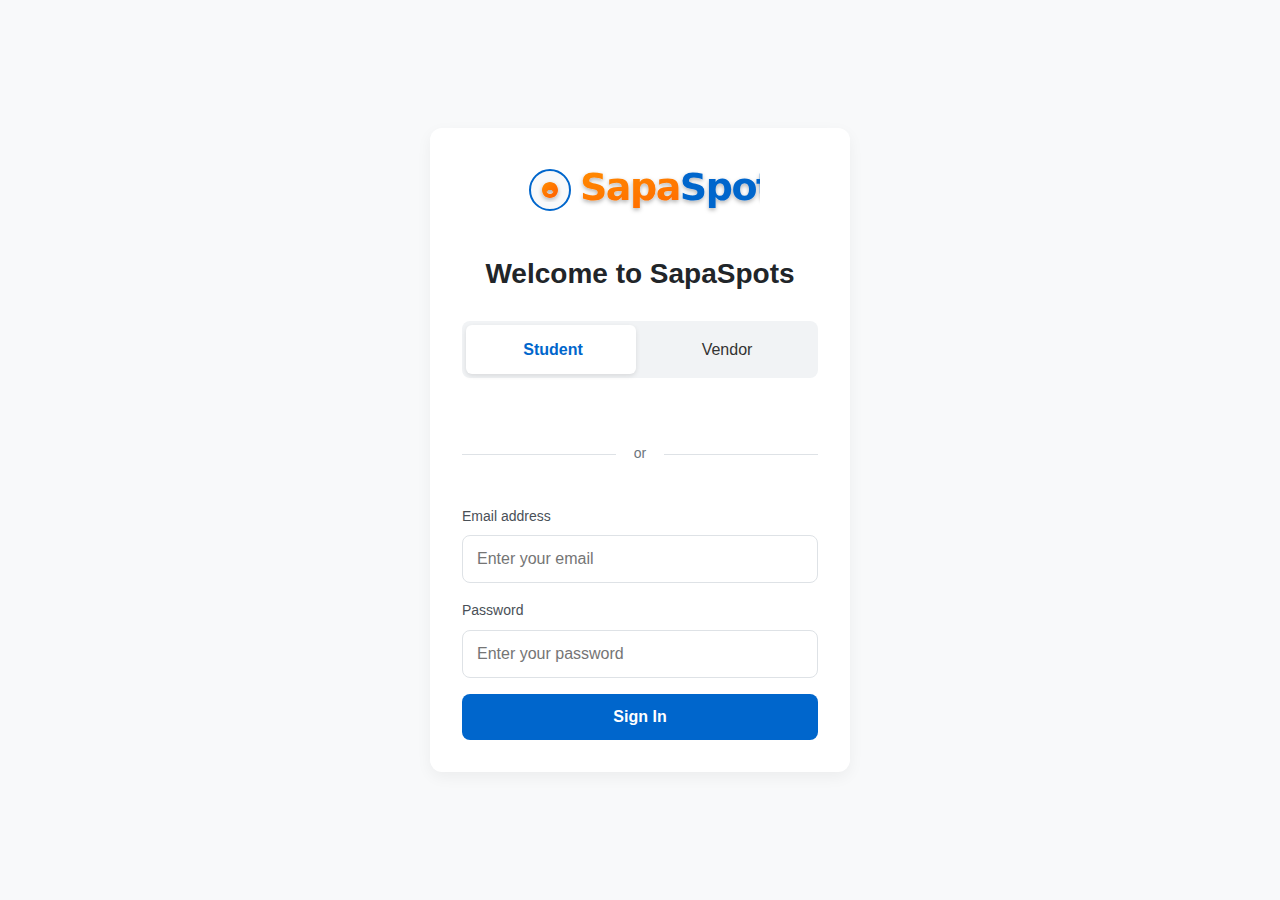
<file: index.html>
<!DOCTYPE html>
<html lang="en">
<head>
  <meta charset="UTF-8">
  <meta name="viewport" content="width=device-width, initial-scale=1.0">
  <title>SapaSpots - Campus Food Ordering</title>
  <link rel="stylesheet" href="styles.css">
  <link rel="icon" href="favicon.svg" type="image/svg+xml">
  <style>
    /* Hero section styles */
    .hero {
      position: absolute;
      top: 0;
      left: 0;
      right: 0;
      bottom: 0;
      padding: 3rem 2rem;
      text-align: center;
      display: flex;
      flex-direction: column;
      justify-content: center;
      align-items: center;
      z-index: 5;
      color: white;
      background: rgba(0, 0, 0, 0.4);
      border-radius: 12px;
    }
    
    .welcome-message {
      font-size: 2.5rem;
      font-weight: 700;
      color: white;
      margin-bottom: 1.5rem;
      opacity: 0;
      transform: translateY(20px);
      animation: fadeInUp 0.8s forwards;
      text-shadow: 0 2px 4px rgba(0, 0, 0, 0.3);
    }
    
    .welcome-subtitle {
      font-size: 1.2rem;
      color: rgba(255, 255, 255, 0.9);
      margin-bottom: 2.5rem;
      max-width: 700px;
      margin-left: auto;
      margin-right: auto;
      line-height: 1.6;
      opacity: 0;
      transform: translateY(20px);
      animation: fadeInUp 0.8s 0.2s forwards;
      text-shadow: 0 1px 2px rgba(0, 0, 0, 0.5);
    }
    
    @keyframes fadeInUp {
      to {
        opacity: 1;
        transform: translateY(0);
      }
    }
    
    .cta-buttons {
      display: flex;
      justify-content: center;
      gap: 1rem;
      flex-wrap: wrap;
      margin-bottom: 2rem;
      opacity: 0;
      transform: translateY(20px);
      animation: fadeInUp 0.8s 0.4s forwards;
    }
    
    .cta-btn {
      display: inline-flex;
      align-items: center;
      justify-content: center;
      padding: 0.875rem 1.5rem;
      background-color: #0066cc;
      color: white;
      border-radius: 8px;
      font-weight: 600;
      font-size: 1rem;
      transition: all 0.3s ease;
      gap: 0.5rem;
      box-shadow: 0 4px 8px rgba(0, 0, 0, 0.2);
    }
    
    .cta-btn:hover {
      background-color: #0052a3;
      transform: translateY(-2px);
      box-shadow: 0 6px 12px rgba(0, 0, 0, 0.3);
    }
    
    .cta-btn.secondary {
      background-color: rgba(255, 255, 255, 0.85);
      color: #0066cc;
      border: none;
    }
    
    .cta-btn.secondary:hover {
      background-color: rgba(255, 255, 255, 0.95);
    }
    
    .cta-btn svg {
      width: 18px;
      height: 18px;
    }
    
    /* Video carousel styles */
    .video-carousel {
      position: relative;
      overflow: hidden;
      border-radius: 12px;
      margin: 2rem auto;
      max-width: 1200px;
      box-shadow: 0 10px 30px rgba(0, 0, 0, 0.1);
      aspect-ratio: 16/9;
      background-color: #000;
    }
    
    .carousel-container {
      display: flex;
      transition: transform 0.5s ease-in-out;
      height: 100%;
    }
    
    .carousel-slide {
      min-width: 100%;
      height: 100%;
      position: relative;
    }
    
    .carousel-slide video {
      width: 100%;
      height: 100%;
      object-fit: cover;
      border-radius: 12px;
    }
    
    .carousel-slide-caption {
      display: none; /* Hide the original captions */
    }
    
    .carousel-controls {
      position: absolute;
      top: 50%;
      width: 100%;
      display: flex;
      justify-content: space-between;
      transform: translateY(-50%);
      z-index: 10;
      padding: 0 1rem;
    }
    
    .carousel-btn {
      background-color: rgba(255, 255, 255, 0.3);
      border-radius: 50%;
      width: 48px;
      height: 48px;
      display: flex;
      align-items: center;
      justify-content: center;
      cursor: pointer;
      transition: all 0.3s ease;
    }
    
    .carousel-btn:hover {
      background-color: rgba(255, 255, 255, 0.5);
    }
    
    .carousel-dots {
      position: absolute;
      bottom: 15px;
      left: 50%;
      transform: translateX(-50%);
      display: flex;
      gap: 8px;
      z-index: 10;
    }
    
    .carousel-dot {
      width: 10px;
      height: 10px;
      border-radius: 50%;
      background-color: rgba(255, 255, 255, 0.5);
      cursor: pointer;
      transition: all 0.3s ease;
    }
    
    .carousel-dot.active {
      background-color: white;
      transform: scale(1.2);
    }
    
    /* Featured vendors section */
    .featured-section {
      padding: 3rem 2rem;
      margin: 2rem auto;
      max-width: 1200px;
    }
    
    .section-title {
      font-size: 1.8rem;
      font-weight: 700;
      color: #212529;
      margin-bottom: 1.5rem;
      text-align: center;
    }
    
    .section-subtitle {
      font-size: 1.1rem;
      color: #6c757d;
      margin-bottom: 2rem;
      text-align: center;
      max-width: 700px;
      margin-left: auto;
      margin-right: auto;
    }
    
    .vendors-grid {
      display: grid;
      grid-template-columns: repeat(auto-fill, minmax(300px, 1fr));
      gap: 1.5rem;
    }
    
    .vendor-card {
      background-color: white;
      border-radius: 12px;
      overflow: hidden;
      box-shadow: 0 4px 12px rgba(0, 0, 0, 0.05);
      transition: all 0.3s ease;
      height: 100%;
      display: flex;
      flex-direction: column;
    }
    
    .vendor-card:hover {
      transform: translateY(-5px);
      box-shadow: 0 8px 16px rgba(0, 0, 0, 0.1);
    }
    
    .vendor-card-image {
      position: relative;
      height: 180px;
      overflow: hidden;
    }
    
    .vendor-card-image img {
      width: 100%;
      height: 100%;
      object-fit: cover;
      transition: transform 0.5s ease;
    }
    
    .vendor-card:hover .vendor-card-image img {
      transform: scale(1.05);
    }
    
    .vendor-status {
      position: absolute;
      top: 1rem;
      right: 1rem;
      font-size: 0.75rem;
      font-weight: 600;
      padding: 0.25rem 0.5rem;
      border-radius: 4px;
      text-transform: uppercase;
    }
    
    .status-open {
      background-color: #d4edda;
      color: #155724;
    }
    
    .status-closed {
      background-color: #f8d7da;
      color: #721c24;
    }
    
    .vendor-card-content {
      padding: 1.25rem;
      flex-grow: 1;
      display: flex;
      flex-direction: column;
    }
    
    .vendor-card-title {
      font-size: 1.25rem;
      font-weight: 600;
      color: #212529;
      margin-bottom: 0.5rem;
    }
    
    .vendor-card-location {
      color: #6c757d;
      font-size: 0.9rem;
      margin-bottom: 1rem;
    }
    
    .vendor-card-footer {
      margin-top: auto;
    }
    
    .view-menu-btn {
      display: inline-block;
      background-color: #0066cc;
      color: white;
      padding: 0.6rem 1.2rem;
      border-radius: 8px;
      font-weight: 500;
      font-size: 0.95rem;
      transition: all 0.2s ease;
      text-align: center;
    }
    
    .view-menu-btn:hover {
      background-color: #0052a3;
    }
    
    /* How it works section */
    .how-it-works {
      background-color: #f8f9fa;
      padding: 4rem 2rem;
      margin: 2rem auto;
      max-width: 1200px;
      border-radius: 12px;
    }
    
    .steps-container {
      display: grid;
      grid-template-columns: repeat(auto-fit, minmax(250px, 1fr));
      gap: 2rem;
      margin-top: 3rem;
    }
    
    .step-card {
      text-align: center;
      padding: 1.5rem;
      background-color: white;
      border-radius: 12px;
      box-shadow: 0 5px 15px rgba(0, 0, 0, 0.05);
      transition: all 0.3s ease;
    }
    
    .step-card:hover {
      transform: translateY(-8px);
      box-shadow: 0 10px 20px rgba(0, 0, 0, 0.1);
    }
    
    .step-number {
      display: flex;
      align-items: center;
      justify-content: center;
      width: 50px;
      height: 50px;
      background-color: #0066cc;
      color: white;
      font-size: 1.5rem;
      font-weight: 700;
      border-radius: 50%;
      margin: 0 auto 1rem;
    }
    
    .step-title {
      font-size: 1.3rem;
      font-weight: 600;
      color: #212529;
      margin-bottom: 1rem;
    }
    
    .step-icon {
      margin-bottom: 1.5rem;
      color: #0066cc;
    }
    
    .step-icon svg {
      width: 50px;
      height: 50px;
    }
    
    .step-description {
      color: #6c757d;
      font-size: 1rem;
      line-height: 1.6;
    }
    
    /* Categories section */
    .categories-section {
      padding: 3rem 2rem;
      margin: 2rem auto;
      max-width: 1200px;
    }
    
    .categories-grid {
      display: grid;
      grid-template-columns: repeat(auto-fill, minmax(200px, 1fr));
      gap: 1.5rem;
      margin-top: 2rem;
    }
    
    .category-card {
      background-color: white;
      border-radius: 12px;
      overflow: hidden;
      box-shadow: 0 4px 12px rgba(0, 0, 0, 0.05);
      transition: all 0.3s ease;
      text-align: center;
      display: flex;
      flex-direction: column;
      align-items: center;
      padding: 1.5rem;
    }
    
    .category-card:hover {
      transform: translateY(-5px);
      box-shadow: 0 8px 16px rgba(0, 0, 0, 0.1);
    }
    
    .category-icon {
      width: 60px;
      height: 60px;
      display: flex;
      align-items: center;
      justify-content: center;
      background-color: #f1f3f5;
      border-radius: 50%;
      margin-bottom: 1rem;
      color: #0066cc;
    }
    
    .category-name {
      font-weight: 600;
      font-size: 1.1rem;
      color: #212529;
      margin-bottom: 0.25rem;
    }
    
    .category-count {
      font-size: 0.9rem;
      color: #6c757d;
    }
    
    /* Testimonials section */
    .testimonials {
      background-color: #f8f9fa;
      padding: 4rem 2rem;
      margin: 2rem auto;
      max-width: 1200px;
      border-radius: 12px;
    }
    
    .testimonials-container {
      display: grid;
      grid-template-columns: repeat(auto-fit, minmax(300px, 1fr));
      gap: 2rem;
      margin-top: 2rem;
    }
    
    .testimonial-card {
      background-color: white;
      border-radius: 12px;
      padding: 2rem;
      box-shadow: 0 4px 12px rgba(0, 0, 0, 0.05);
      position: relative;
    }
    
    .testimonial-quote {
      margin-bottom: 1.5rem;
      font-size: 1.1rem;
      font-style: italic;
      color: #495057;
      line-height: 1.6;
    }
    
    .testimonial-author {
      display: flex;
      align-items: center;
    }
    
    .author-avatar {
      width: 50px;
      height: 50px;
      border-radius: 50%;
      object-fit: cover;
      margin-right: 1rem;
    }
    
    .author-details {
      display: flex;
      flex-direction: column;
    }
    
    .author-name {
      font-weight: 600;
      color: #212529;
      margin-bottom: 0.25rem;
    }
    
    .author-info {
      font-size: 0.9rem;
      color: #6c757d;
    }
    
    .quote-icon {
      position: absolute;
      top: 1.5rem;
      right: 1.5rem;
      color: #e9ecef;
      opacity: 0.5;
    }
    
    /* Additional responsive styles */
    @media (max-width: 768px) {
      .how-it-works,
      .testimonials {
        padding: 3rem 1.5rem;
        margin: 1.5rem 1rem;
      }
      
      .categories-section,
      .featured-section {
        padding: 2rem 1.5rem;
        margin: 1.5rem 1rem;
      }
      
      .step-title {
        font-size: 1.2rem;
      }
      
      .testimonial-quote {
        font-size: 1rem;
      }
    }
    
    @media (max-width: 480px) {
      .how-it-works,
      .testimonials {
        padding: 2rem 1rem;
        margin: 1rem;
      }
      
      .categories-section,
      .featured-section {
        padding: 2rem 1rem;
        margin: 1rem;
      }
      
      .testimonials-container {
        grid-template-columns: 1fr;
      }
    }
  </style>
</head>
<body>
  <!-- Header will be loaded here -->
  <div id="header-container"></div>
  
  <main>
    <!-- Video carousel with hero overlay -->
    <div class="video-carousel">
      <div class="carousel-container" id="video-carousel-container">
        <!-- Videos will be added by JavaScript -->
      </div>
      
      <!-- Hero section with welcome message and CTAs -->
      <section class="hero">
        <h1 class="welcome-message">Welcome to SapaSpots!</h1>
        <p class="welcome-subtitle">Order delicious meals from your favorite campus vendors with just a few clicks. No more waiting in line or missing your favorite dishes!</p>
        
        <div class="cta-buttons">
          <a href="vendors.html" class="cta-btn">
            <svg xmlns="http://www.w3.org/2000/svg" width="24" height="24" viewBox="0 0 24 24" fill="none" stroke="currentColor" stroke-width="2" stroke-linecap="round" stroke-linejoin="round"><path d="M3 3h18v18H3zM12 8v8m-4-4h8"></path></svg>
            View Vendors
          </a>
          <a href="map.html" class="cta-btn secondary">
            <svg xmlns="http://www.w3.org/2000/svg" width="24" height="24" viewBox="0 0 24 24" fill="none" stroke="currentColor" stroke-width="2" stroke-linecap="round" stroke-linejoin="round"><circle cx="12" cy="10" r="3"></circle><path d="M12 2a8 8 0 0 0-8 8c0 1.892.402 3.13 1.5 4.5L12 22l6.5-7.5c1.098-1.37 1.5-2.608 1.5-4.5a8 8 0 0 0-8-8z"></path></svg>
            See Map
          </a>
          <a href="my-orders.html" class="cta-btn secondary">
            <svg xmlns="http://www.w3.org/2000/svg" width="24" height="24" viewBox="0 0 24 24" fill="none" stroke="currentColor" stroke-width="2" stroke-linecap="round" stroke-linejoin="round"><path d="M9 5H7a2 2 0 0 0-2 2v12a2 2 0 0 0 2 2h10a2 2 0 0 0 2-2V7a2 2 0 0 0-2-2h-2"></path><rect x="9" y="3" width="6" height="4" rx="2"></rect><path d="M9 14h.01"></path><path d="M13 14h.01"></path><path d="M9 18h.01"></path><path d="M13 18h.01"></path></svg>
            My Orders
          </a>
        </div>
      </section>
      
      <div class="carousel-controls">
        <button class="carousel-btn prev" id="prev-btn">
          <svg xmlns="http://www.w3.org/2000/svg" width="24" height="24" viewBox="0 0 24 24" fill="none" stroke="currentColor" stroke-width="2" stroke-linecap="round" stroke-linejoin="round"><path d="M15 18l-6-6 6-6"></path></svg>
        </button>
        <button class="carousel-btn next" id="next-btn">
          <svg xmlns="http://www.w3.org/2000/svg" width="24" height="24" viewBox="0 0 24 24" fill="none" stroke="currentColor" stroke-width="2" stroke-linecap="round" stroke-linejoin="round"><path d="M9 18l6-6-6-6"></path></svg>
        </button>
      </div>
      
      <div class="carousel-dots" id="carousel-dots">
        <!-- Dots will be added by JavaScript -->
      </div>
    </div>
    
    <!-- Featured vendors section -->
    <section class="featured-section">
      <h2 class="section-title">Top-Rated Vendors</h2>
      <p class="section-subtitle">The highest-rated food spots on campus, as rated by students</p>
      
      <!-- Content will be added by JavaScript -->
      <div id="featured-vendors" class="vendors-grid"></div>
    </section>
    
    <!-- How it works section -->
    <section class="how-it-works">
      <h2 class="section-title">How SapaSpots Works</h2>
      <p class="section-subtitle">Order your favorite campus meals in just a few simple steps</p>
      
      <div class="steps-container">
        <div class="step-card">
          <div class="step-number">1</div>
          <div class="step-icon">
            <svg xmlns="http://www.w3.org/2000/svg" width="50" height="50" viewBox="0 0 24 24" fill="none" stroke="currentColor" stroke-width="2" stroke-linecap="round" stroke-linejoin="round"><path d="M21 10c0 7-9 13-9 13s-9-6-9-13a9 9 0 0 1 18 0z"></path><circle cx="12" cy="10" r="3"></circle></svg>
          </div>
          <h3 class="step-title">Choose a Vendor</h3>
          <p class="step-description">Browse our selection of campus food vendors and find your favorites</p>
        </div>
        
        <div class="step-card">
          <div class="step-number">2</div>
          <div class="step-icon">
            <svg xmlns="http://www.w3.org/2000/svg" width="50" height="50" viewBox="0 0 24 24" fill="none" stroke="currentColor" stroke-width="2" stroke-linecap="round" stroke-linejoin="round"><circle cx="12" cy="12" r="10"></circle><polygon points="16.24 7.76 14.12 14.12 7.76 16.24 9.88 9.88 16.24 7.76"></polygon></svg>
          </div>
          <h3 class="step-title">Select Your Meal</h3>
          <p class="step-description">Browse menus and add your favorite items to your tray</p>
        </div>
        
        <div class="step-card">
          <div class="step-number">3</div>
          <div class="step-icon">
            <svg xmlns="http://www.w3.org/2000/svg" width="50" height="50" viewBox="0 0 24 24" fill="none" stroke="currentColor" stroke-width="2" stroke-linecap="round" stroke-linejoin="round"><path d="M20 21v-2a4 4 0 0 0-4-4H8a4 4 0 0 0-4 4v2"></path><circle cx="12" cy="7" r="4"></circle></svg>
          </div>
          <h3 class="step-title">Complete Order</h3>
          <p class="step-description">Provide your campus location details and confirm your order</p>
        </div>
        
        <div class="step-card">
          <div class="step-number">4</div>
          <div class="step-icon">
            <svg xmlns="http://www.w3.org/2000/svg" width="50" height="50" viewBox="0 0 24 24" fill="none" stroke="currentColor" stroke-width="2" stroke-linecap="round" stroke-linejoin="round"><path d="M22 11.08V12a10 10 0 1 1-5.93-9.14"></path><polyline points="22 4 12 14.01 9 11.01"></polyline></svg>
          </div>
          <h3 class="step-title">Enjoy Your Food</h3>
          <p class="step-description">Track your order and enjoy your delicious meal when it arrives</p>
        </div>
      </div>
    </section>
    
    <!-- Popular categories section -->
    <section class="categories-section">
      <h2 class="section-title">Food Categories</h2>
      <p class="section-subtitle">Explore our diverse range of food options</p>
      
      <div class="categories-grid">
        <div class="category-card">
          <div class="category-icon">
            <svg xmlns="http://www.w3.org/2000/svg" width="30" height="30" viewBox="0 0 24 24" fill="none" stroke="currentColor" stroke-width="2" stroke-linecap="round" stroke-linejoin="round"><path d="M3 2v7c0 1.1.9 2 2 2h4a2 2 0 0 0 2-2V2"></path><path d="M7 2v20"></path><path d="M21 15V2"></path><path d="M18 15h-4a2 2 0 0 0-2 2v3a2 2 0 0 0 2 2h4a2 2 0 0 0 2-2v-3a2 2 0 0 0-2-2z"></path></svg>
          </div>
          <h3 class="category-name">Local Dishes</h3>
          <p class="category-count">1 vendor</p>
        </div>
        
        <div class="category-card">
          <div class="category-icon">
            <svg xmlns="http://www.w3.org/2000/svg" width="30" height="30" viewBox="0 0 24 24" fill="none" stroke="currentColor" stroke-width="2" stroke-linecap="round" stroke-linejoin="round"><path d="M20 16.7a2 2 0 0 1-3.41 1.41L4 5.5"></path><path d="M18 3L4 18"></path></svg>
          </div>
          <h3 class="category-name">Fast Food</h3>
          <p class="category-count">1 vendor</p>
        </div>
        
        <div class="category-card">
          <div class="category-icon">
            <svg xmlns="http://www.w3.org/2000/svg" width="30" height="30" viewBox="0 0 24 24" fill="none" stroke="currentColor" stroke-width="2" stroke-linecap="round" stroke-linejoin="round"><path d="M8 3v3"></path><path d="M16 3v3"></path><path d="M4 11h16"></path><path d="M8 14a2 2 0 0 1 4 0c0 .38-.1.73-.29 1.03L7 21h6"></path><rect x="3" y="6" width="18" height="15" rx="2"></rect></svg>
          </div>
          <h3 class="category-name">Beverages</h3>
          <p class="category-count">1 vendor</p>
        </div>
        
        <div class="category-card">
          <div class="category-icon">
            <svg xmlns="http://www.w3.org/2000/svg" width="30" height="30" viewBox="0 0 24 24" fill="none" stroke="currentColor" stroke-width="2" stroke-linecap="round" stroke-linejoin="round"><path d="M8 21h8m-4-4v4m-8-4h16a2 2 0 0 0 1.85-2.76l-1.46-4.39a2 2 0 0 0-1.82-1.24H5.43a2 2 0 0 0-1.85 1.28L2.14 14.3A2 2 0 0 0 4 17zm0-10a2 2 0 0 1 2-2h12a2 2 0 0 1 2 2v1a2 2 0 0 1-2 2H6a2 2 0 0 1-2-2V7z"></path></svg>
          </div>
          <h3 class="category-name">Snacks</h3>
          <p class="category-count">2 vendors</p>
        </div>
        
        <div class="category-card">
          <div class="category-icon">
            <svg xmlns="http://www.w3.org/2000/svg" width="30" height="30" viewBox="0 0 24 24" fill="none" stroke="currentColor" stroke-width="2" stroke-linecap="round" stroke-linejoin="round"><rect x="2" y="7" width="20" height="14" rx="2" ry="2"></rect><path d="M16 21V5a2 2 0 0 0-2-2h-4a2 2 0 0 0-2 2v16"></path></svg>
          </div>
          <h3 class="category-name">Breakfast</h3>
          <p class="category-count">2 vendors</p>
        </div>
        
        <div class="category-card">
          <div class="category-icon">
            <svg xmlns="http://www.w3.org/2000/svg" width="30" height="30" viewBox="0 0 24 24" fill="none" stroke="currentColor" stroke-width="2" stroke-linecap="round" stroke-linejoin="round"><path d="M10 3.6a8 8 0 0 0-8 8.4c0 4 2 8 8 8s8-4 8-8a8 8 0 0 0-8-8.4Z"></path><path d="m7 10 3 3 7-7"></path></svg>
          </div>
          <h3 class="category-name">Vegan Options</h3>
          <p class="category-count">1 vendor</p>
        </div>
      </div>
    </section>
    
    <!-- Testimonials section -->
    <section class="testimonials">
      <h2 class="section-title">What Our Users Say</h2>
      <p class="section-subtitle">Hear from students who use SapaSpots daily</p>
      
      <div class="testimonials-container">
        <div class="testimonial-card">
          <div class="quote-icon">
            <svg xmlns="http://www.w3.org/2000/svg" width="40" height="40" viewBox="0 0 24 24" fill="currentColor" stroke="none"><path d="M11.9 8.4c-.5-.7-1.6-1.1-2.7-1.1-2.3 0-4.4 2-4.4 4.6 0 2.9 2.2 4.9 5.2 4.9 3.5 0 6.2-2.9 6.2-6.9 0-4.7-3-8.1-7.7-8.1V4c3.2 0 5.4 2.2 5.4 5.2 0 2-1.1 3.9-2 3.9-.6 0-.9-.5-.5-1.7l.5-2zM4.5 8.4C4 7.7 2.9 7.3 1.9 7.3c-2.3 0-4.4 2-4.4 4.6 0 2.9 2.2 4.9 5.2 4.9 3.5 0 6.2-2.9 6.2-6.9 0-4.7-3-8.1-7.7-8.1V4c3.2 0 5.4 2.2 5.4 5.2 0 2-1.1 3.9-2 3.9-.6 0-.9-.5-.5-1.7l.4-2z"></path></svg>
          </div>
          <p class="testimonial-quote">SapaSpots has been a lifesaver during exam season! I can order food without leaving the library, and the delivery is always quick.</p>
          <div class="testimonial-author">
            <img src="default-user.png" alt="Sarah K." class="author-avatar">
            <div class="author-details">
              <div class="author-name">Sarah K.</div>
              <div class="author-info">Computer Science Student</div>
            </div>
          </div>
        </div>
        
        <div class="testimonial-card">
          <div class="quote-icon">
            <svg xmlns="http://www.w3.org/2000/svg" width="40" height="40" viewBox="0 0 24 24" fill="currentColor" stroke="none"><path d="M11.9 8.4c-.5-.7-1.6-1.1-2.7-1.1-2.3 0-4.4 2-4.4 4.6 0 2.9 2.2 4.9 5.2 4.9 3.5 0 6.2-2.9 6.2-6.9 0-4.7-3-8.1-7.7-8.1V4c3.2 0 5.4 2.2 5.4 5.2 0 2-1.1 3.9-2 3.9-.6 0-.9-.5-.5-1.7l.5-2zM4.5 8.4C4 7.7 2.9 7.3 1.9 7.3c-2.3 0-4.4 2-4.4 4.6 0 2.9 2.2 4.9 5.2 4.9 3.5 0 6.2-2.9 6.2-6.9 0-4.7-3-8.1-7.7-8.1V4c3.2 0 5.4 2.2 5.4 5.2 0 2-1.1 3.9-2 3.9-.6 0-.9-.5-.5-1.7l.4-2z"></path></svg>
          </div>
          <p class="testimonial-quote">I love being able to see which vendors are open late. The app has saved me from going hungry after evening classes so many times!</p>
          <div class="testimonial-author">
            <img src="default-user.png" alt="David M." class="author-avatar">
            <div class="author-details">
              <div class="author-name">David M.</div>
              <div class="author-info">Engineering Student</div>
            </div>
          </div>
        </div>
        
        <div class="testimonial-card">
          <div class="quote-icon">
            <svg xmlns="http://www.w3.org/2000/svg" width="40" height="40" viewBox="0 0 24 24" fill="currentColor" stroke="none"><path d="M11.9 8.4c-.5-.7-1.6-1.1-2.7-1.1-2.3 0-4.4 2-4.4 4.6 0 2.9 2.2 4.9 5.2 4.9 3.5 0 6.2-2.9 6.2-6.9 0-4.7-3-8.1-7.7-8.1V4c3.2 0 5.4 2.2 5.4 5.2 0 2-1.1 3.9-2 3.9-.6 0-.9-.5-.5-1.7l.5-2zM4.5 8.4C4 7.7 2.9 7.3 1.9 7.3c-2.3 0-4.4 2-4.4 4.6 0 2.9 2.2 4.9 5.2 4.9 3.5 0 6.2-2.9 6.2-6.9 0-4.7-3-8.1-7.7-8.1V4c3.2 0 5.4 2.2 5.4 5.2 0 2-1.1 3.9-2 3.9-.6 0-.9-.5-.5-1.7l.4-2z"></path></svg>
          </div>
          <p class="testimonial-quote">As a vendor, SapaSpots has helped me reach more students across campus. The platform is easy to use and has boosted my business significantly.</p>
          <div class="testimonial-author">
            <img src="default-user.png" alt="Grace T." class="author-avatar">
            <div class="author-details">
              <div class="author-name">Grace T.</div>
              <div class="author-info">Campus Grill Owner</div>
            </div>
          </div>
        </div>
      </div>
    </section>
  </main>
  
  <!-- Footer will be loaded here -->
  <div id="footer-container"></div>
  
  <script src="localstorage-utils.js"></script>
  <script src="script.js"></script>
  <script src="realtime-sync.js"></script>
  <script src="data.js"></script>
  <script>
    // Check if this is a fresh login
    document.addEventListener('DOMContentLoaded', () => {
      const loginTimestamp = sessionStorage.getItem('loginTimestamp');
      const currentTime = new Date().getTime();
      
      // If there's no login timestamp or it's within the last minute, consider it a fresh login
      if (!loginTimestamp || (currentTime - parseInt(loginTimestamp) < 60000)) {
        // Show personalized welcome message
        const userProfile = JSON.parse(localStorage.getItem('userProfile'));
        if (userProfile && userProfile.name) {
          document.querySelector('.welcome-message').textContent = `Welcome, ${userProfile.name}!`;
        }
        
        // Set login timestamp to current time
        sessionStorage.setItem('loginTimestamp', currentTime.toString());
      }
      
      // Initialize video carousel
      initVideoCarousel();
      
      // Load featured vendors
      loadFeaturedVendors();
    });
    
    // Video carousel functionality
    function initVideoCarousel() {
      const videoFiles = [
        {
          file: 'burger.mp4',
          title: 'Delicious Burgers',
          description: 'Juicy burgers prepared with fresh ingredients'
        },
        {
          file: 'cutting-bread.mp4',
          title: 'Freshly Baked Bread',
          description: 'Crispy outside, soft inside - perfect for any meal'
        },
        {
          file: 'cutting-fish.mp4',
          title: 'Fresh Fish',
          description: 'Expertly prepared seafood dishes'
        },
        {
          file: 'frying.mp4',
          title: 'Sizzling Hot',
          description: 'Watch as our chefs prepare your favorite meals'
        },
        {
          file: 'pork-roasting.mp4',
          title: 'Slow Roasted',
          description: 'Tender, flavorful meats roasted to perfection'
        },
        {
          file: 'beef-fried.mp4',
          title: 'Savory Beef',
          description: 'Seasoned and cooked just the way you like it'
        }
      ];
      
      const carouselContainer = document.getElementById('video-carousel-container');
      const carouselDots = document.getElementById('carousel-dots');
      const prevBtn = document.getElementById('prev-btn');
      const nextBtn = document.getElementById('next-btn');
      
      let currentSlide = 0;
      
      // Create slides
      videoFiles.forEach((videoInfo, index) => {
        // Create slide
        const slide = document.createElement('div');
        slide.className = 'carousel-slide';
        
        // Create video element
        const video = document.createElement('video');
        video.src = videoInfo.file;
        video.muted = true;
        video.loop = true;
        video.playsInline = true;
        video.autoplay = true;
        video.preload = "auto";
        
        // Add event listener for when video data is loaded
        video.addEventListener('loadeddata', function() {
          if (index === 0) {
            video.play().catch(err => {
              console.log('Video autoplay was prevented on load:', err);
            });
          }
        });
        
        // Create caption
        const caption = document.createElement('div');
        caption.className = 'carousel-slide-caption';
        caption.innerHTML = `
          <h3>${videoInfo.title}</h3>
          <p>${videoInfo.description}</p>
        `;
        
        // Add elements to slide
        slide.appendChild(video);
        slide.appendChild(caption);
        
        // Add slide to container
        carouselContainer.appendChild(slide);
        
        // Create dot
        const dot = document.createElement('div');
        dot.className = 'carousel-dot';
        if (index === 0) dot.classList.add('active');
        dot.addEventListener('click', () => {
          goToSlide(index);
        });
        
        carouselDots.appendChild(dot);
      });
      
      // Event listeners for controls
      prevBtn.addEventListener('click', prevSlide);
      nextBtn.addEventListener('click', nextSlide);
      
      // Initial setup - play first video
      if (videoFiles.length > 0) {
        const firstVideo = carouselContainer.querySelector('video');
        if (firstVideo) {
          setTimeout(() => {
            firstVideo.currentTime = 0;
            firstVideo.play().catch(err => {
              console.log('Video autoplay was prevented:', err);
              // Try playing without audio as fallback
              firstVideo.muted = true;
              firstVideo.play().catch(e => console.log('Still cannot play video:', e));
            });
          }, 1000);
        }
      }
      
      // Auto-advance slides
      setInterval(() => {
        nextSlide();
      }, 8000);
      
      function goToSlide(index) {
        const slides = carouselContainer.querySelectorAll('.carousel-slide');
        const dots = carouselDots.querySelectorAll('.carousel-dot');
        
        if (index < 0) index = slides.length - 1;
        if (index >= slides.length) index = 0;
        
        // Pause all videos
        carouselContainer.querySelectorAll('video').forEach(video => {
          video.pause();
        });
        
        // Calculate slide position
        carouselContainer.style.transform = `translateX(-${index * 100}%)`;
        
        // Update active dot
        dots.forEach(dot => dot.classList.remove('active'));
        dots[index].classList.add('active');
        
        // Play current video
        const currentVideo = slides[index].querySelector('video');
        if (currentVideo) {
          currentVideo.currentTime = 0;
          setTimeout(() => {
            currentVideo.play().catch(err => {
              console.log('Video play was prevented:', err);
              // Try again with explicit muted setting
              currentVideo.muted = true;
              currentVideo.play();
            });
          }, 100);
        }
        
        currentSlide = index;
      }
      
      function nextSlide() {
        goToSlide(currentSlide + 1);
      }
      
      function prevSlide() {
        goToSlide(currentSlide - 1);
      }
    }
    
    // Load featured vendors
    function loadFeaturedVendors() {
      const vendors = JSON.parse(localStorage.getItem('vendors')) || [];
      const featuredVendorsContainer = document.getElementById('featured-vendors');
      
      // Define vendor-specific images - specific mapping for each restaurant
      const vendorImages = {
        'Campus Grill': 'burger.jpg',
        'Rolex King': 'rolex.jpg',
        'African Cuisine': 'posho.jpg',
        'Campus Coffee': 'coffee.jpeg',
        'COCIS Cafeteria': 'cocis-cafeteria.jpg',
        'Guild Canteen': 'giuld-canteen.jpeg',
        'Africa Hall Cafeteria': 'africa-hall.png',
        'Nsibirwa Hall Canteen': 'nsibirwa-hall.jpg',
        'THE CAMPUS BARBEQUE CENTRE': 'berbeque.jpg',
        'Best Foods Restaurant': 'greens2.jpg',
        'Crave Cave Takeaway Restaurant': 'steak.jpg'
      };
      
      if (featuredVendorsContainer && vendors.length > 0) {
        // Sort vendors by rating and select top 3 (or all if less than 3)
        // Additionally, prioritize open vendors
        const sortedVendors = [...vendors].sort((a, b) => {
          // First sort by open status (open vendors first)
          if (a.open && !b.open) return -1;
          if (!a.open && b.open) return 1;
          
          // Then sort by rating if available
          const aRating = a.rating || 0;
          const bRating = b.rating || 0;
          return bRating - aRating;
        });
        
        // Clear container before adding new items
        featuredVendorsContainer.innerHTML = '';
        
        // Force display of the three vendors from the screenshot
        // This ensures consistency with the UI shown in the screenshot
        const vendorNames = ['THE CAMPUS BARBEQUE CENTRE', 'Best Foods Restaurant', 'Crave Cave Takeaway Restaurant'];
        let displayVendors = [];
        
        // Try to find the three vendors from the screenshot
        vendorNames.forEach(name => {
          const vendor = sortedVendors.find(v => v.name === name);
          if (vendor) {
            displayVendors.push(vendor);
          }
        });
        
        // If we couldn't find all three, add vendors from the sorted list until we have three
        if (displayVendors.length < 3) {
          for (const vendor of sortedVendors) {
            if (!displayVendors.includes(vendor) && displayVendors.length < 3) {
              displayVendors.push(vendor);
            }
          }
        }
        
        displayVendors.forEach(vendor => {
          const vendorCard = document.createElement('div');
          vendorCard.className = 'vendor-card';
          
          const statusClass = vendor.open ? 'status-open' : 'status-closed';
          const statusText = vendor.open ? 'OPEN' : 'CLOSED';
          
          // Get the appropriate image for this vendor
          let imageFile = vendorImages[vendor.name];
          
          // If no specific image found for this vendor, use a default
          if (!imageFile) {
            // Use an image based on vendor's position in list to ensure variety
            const defaultImages = ['burger.jpg', 'steak.jpg', 'rolex.jpg', 'fish.webp', 'beans1.jpg'];
            const index = sortedVendors.indexOf(vendor) % defaultImages.length;
            imageFile = defaultImages[index];
          }
          
          // Get vendor ID (could be vendorId or id depending on data structure)
          const vendorId = vendor.vendorId || vendor.id;
          
          vendorCard.innerHTML = `
            <div class="vendor-card-image">
              <img src="${imageFile}" alt="${vendor.name}" loading="lazy">
              <div class="vendor-status ${statusClass}">${statusText}</div>
            </div>
            <div class="vendor-card-content">
              <h3 class="vendor-card-title">${vendor.name}</h3>
              <p class="vendor-card-location">${vendor.location}</p>
              <div class="vendor-card-footer">
                <a href="vendor.html?id=${vendorId}" class="view-menu-btn">View Menu</a>
              </div>
            </div>
          `;
          
          featuredVendorsContainer.appendChild(vendorCard);
        });
      }
    }
  </script>
</body>
</html>
</file>
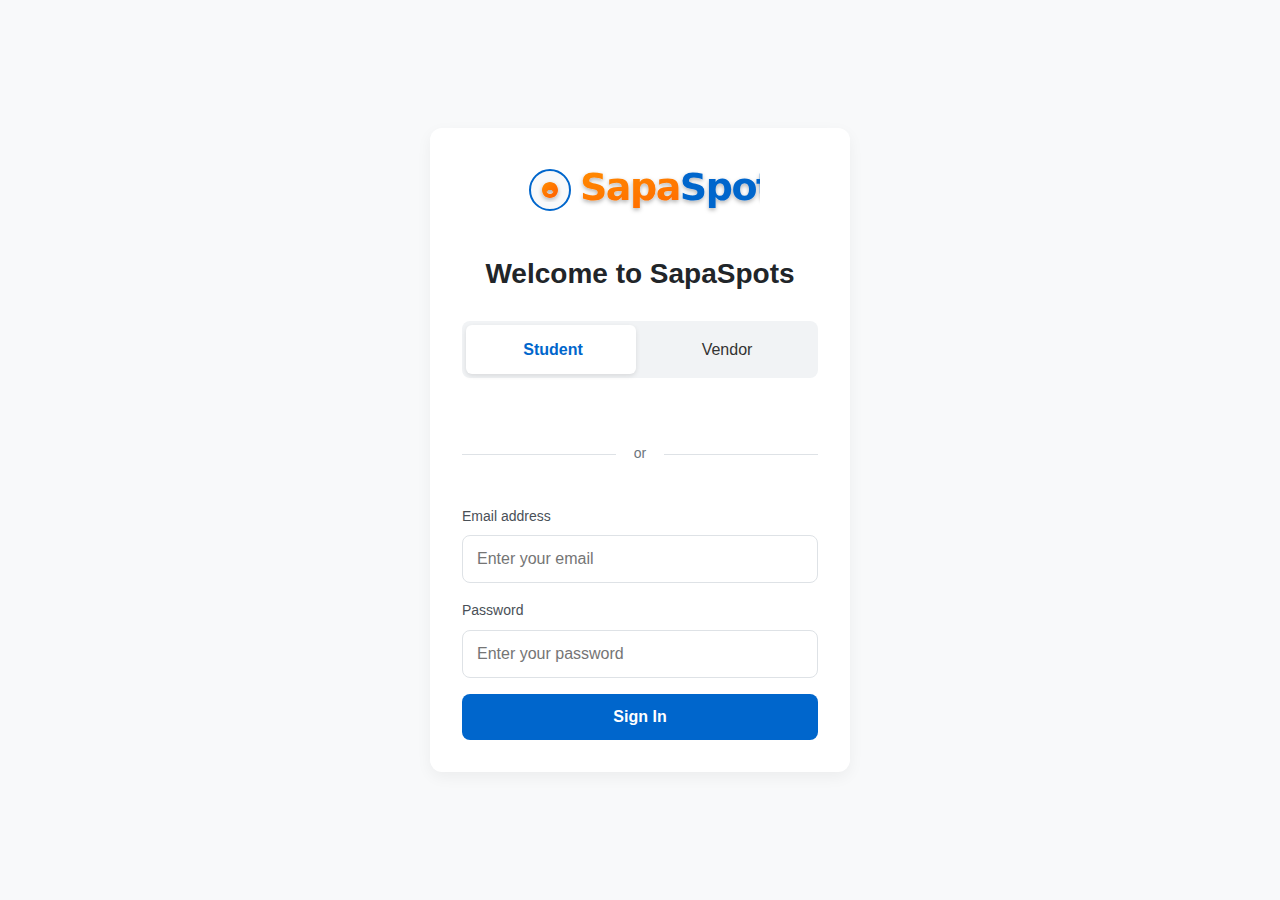
<file: contact-us.html>
<!DOCTYPE html>
<html lang="en">
<head>
  <meta charset="UTF-8">
  <meta name="viewport" content="width=device-width, initial-scale=1.0">
  <title>Contact Us - SapaSpots</title>
  <link rel="stylesheet" href="styles.css">
  <link rel="icon" href="favicon.svg" type="image/svg+xml">
  <style>
    /* Contact Us page styles */
    .page-header {
      padding: 2.5rem 1.5rem;
      background-color: #f8f9fa;
      border-radius: 12px;
      margin: 1.5rem auto;
      max-width: 1200px;
      text-align: center;
    }
    
    .page-title {
      font-size: 2.2rem;
      font-weight: 700;
      color: #212529;
      margin-bottom: 1rem;
    }
    
    .page-subtitle {
      color: #6c757d;
      font-size: 1.2rem;
      max-width: 700px;
      margin: 0 auto 1.5rem;
    }
    
    .page-content {
      max-width: 1200px;
      margin: 0 auto 3rem;
      padding: 0 1.5rem;
    }
    
    .contact-container {
      display: grid;
      grid-template-columns: 1fr 1.5fr;
      gap: 2.5rem;
    }
    
    .contact-info {
      background-color: #0066cc;
      border-radius: 12px;
      padding: 2.5rem;
      color: white;
      height: fit-content;
    }
    
    .contact-info-title {
      font-size: 1.6rem;
      font-weight: 700;
      margin-bottom: 1.5rem;
    }
    
    .contact-info-text {
      margin-bottom: 2rem;
      font-size: 1.05rem;
      line-height: 1.6;
      opacity: 0.9;
    }
    
    .contact-methods {
      display: flex;
      flex-direction: column;
      gap: 1.5rem;
    }
    
    .contact-method {
      display: flex;
      align-items: flex-start;
      gap: 1rem;
    }
    
    .method-icon {
      background-color: rgba(255, 255, 255, 0.2);
      width: 40px;
      height: 40px;
      border-radius: 50%;
      display: flex;
      align-items: center;
      justify-content: center;
      flex-shrink: 0;
    }
    
    .method-icon svg {
      color: white;
      width: 20px;
      height: 20px;
    }
    
    .method-details {
      display: flex;
      flex-direction: column;
      gap: 0.25rem;
    }
    
    .method-label {
      font-size: 0.9rem;
      opacity: 0.8;
    }
    
    .method-value {
      font-size: 1.05rem;
      font-weight: 600;
    }
    
    .method-value a {
      color: white;
      text-decoration: none;
      transition: opacity 0.2s ease;
    }
    
    .method-value a:hover {
      opacity: 0.85;
    }
    
    .social-links {
      display: flex;
      gap: 1rem;
      margin-top: 2.5rem;
    }
    
    .social-link {
      display: flex;
      align-items: center;
      justify-content: center;
      width: 40px;
      height: 40px;
      border-radius: 50%;
      background-color: rgba(255, 255, 255, 0.2);
      color: white;
      transition: all 0.2s ease;
    }
    
    .social-link:hover {
      background-color: white;
      color: #0066cc;
      transform: translateY(-3px);
    }
    
    .contact-form-container {
      background-color: white;
      border-radius: 12px;
      padding: 2.5rem;
      box-shadow: 0 4px 16px rgba(0, 0, 0, 0.05);
    }
    
    .form-title {
      font-size: 1.8rem;
      font-weight: 700;
      color: #212529;
      margin-bottom: 0.5rem;
    }
    
    .form-subtitle {
      color: #6c757d;
      font-size: 1.05rem;
      margin-bottom: 2rem;
    }
    
    .form-grid {
      display: grid;
      grid-template-columns: repeat(2, 1fr);
      gap: 1.5rem;
    }
    
    .form-group {
      display: flex;
      flex-direction: column;
      gap: 0.5rem;
    }
    
    .form-group.full-width {
      grid-column: span 2;
    }
    
    .form-label {
      font-weight: 500;
      color: #495057;
      font-size: 0.95rem;
    }
    
    .form-input,
    .form-select,
    .form-textarea {
      width: 100%;
      padding: 0.875rem 1rem;
      border: 1px solid #dee2e6;
      border-radius: 8px;
      font-size: 1rem;
      transition: all 0.3s ease;
    }
    
    .form-input:focus,
    .form-select:focus,
    .form-textarea:focus {
      outline: none;
      border-color: #0066cc;
      box-shadow: 0 0 0 3px rgba(0, 102, 204, 0.1);
    }
    
    .form-textarea {
      resize: vertical;
      min-height: 150px;
    }
    
    .form-submit {
      grid-column: span 2;
      background-color: #0066cc;
      color: white;
      border: none;
      border-radius: 8px;
      padding: 1rem;
      font-size: 1rem;
      font-weight: 600;
      cursor: pointer;
      transition: all 0.3s ease;
      margin-top: 1rem;
    }
    
    .form-submit:hover {
      background-color: #0052a3;
      transform: translateY(-2px);
    }
    
    .form-submit:focus {
      outline: none;
      box-shadow: 0 0 0 3px rgba(0, 102, 204, 0.3);
    }
    
    .map-container {
      margin-top: 3rem;
      border-radius: 12px;
      overflow: hidden;
      height: 450px;
      box-shadow: 0 4px 16px rgba(0, 0, 0, 0.1);
    }
    
    .map-iframe {
      width: 100%;
      height: 100%;
      border: 0;
    }
    
    .form-success {
      background-color: #d4edda;
      color: #155724;
      padding: 1rem;
      border-radius: 8px;
      margin-bottom: 1.5rem;
      display: none;
    }
    
    .form-error {
      background-color: #f8d7da;
      color: #721c24;
      padding: 1rem;
      border-radius: 8px;
      margin-bottom: 1.5rem;
      display: none;
    }
    
    .input-error {
      color: #dc3545;
      font-size: 0.875rem;
      margin-top: 0.25rem;
      display: none;
    }
    
    /* Responsive styles */
    @media (max-width: 992px) {
      .contact-container {
        grid-template-columns: 1fr;
      }
      
      .contact-info {
        order: 2;
      }
      
      .contact-form-container {
        order: 1;
      }
    }
    
    @media (max-width: 768px) {
      .page-header {
        padding: 2rem 1rem;
        margin: 1rem;
      }
      
      .page-title {
        font-size: 1.8rem;
      }
      
      .page-subtitle {
        font-size: 1.1rem;
      }
      
      .page-content {
        padding: 0 1rem;
      }
      
      .contact-info,
      .contact-form-container {
        padding: 1.5rem;
      }
      
      .form-grid {
        grid-template-columns: 1fr;
      }
      
      .form-group.full-width {
        grid-column: span 1;
      }
      
      .form-submit {
        grid-column: span 1;
      }
      
      .map-container {
        height: 350px;
      }
    }
  </style>
</head>
<body>
  <!-- Header will be loaded here -->
  <div id="header-container"></div>
  
  <main>
    <!-- Page header -->
    <div class="page-header">
      <h1 class="page-title">Contact Us</h1>
      <p class="page-subtitle">We'd love to hear from you! Reach out with any questions, suggestions, or feedback.</p>
    </div>
    
    <!-- Page content -->
    <div class="page-content">
      <div class="contact-container">
        <!-- Contact information -->
        <div class="contact-info">
          <h2 class="contact-info-title">Get in Touch</h2>
          <p class="contact-info-text">Have a question or feedback? Our team is ready to assist you. Feel free to reach out through any of these channels.</p>
          
          <div class="contact-methods">
            <div class="contact-method">
              <div class="method-icon">
                <svg xmlns="http://www.w3.org/2000/svg" viewBox="0 0 24 24" fill="none" stroke="currentColor" stroke-width="2" stroke-linecap="round" stroke-linejoin="round">
                  <path d="M4 4h16c1.1 0 2 .9 2 2v12c0 1.1-.9 2-2 2H4c-1.1 0-2-.9-2-2V6c0-1.1.9-2 2-2z"></path>
                  <polyline points="22,6 12,13 2,6"></polyline>
                </svg>
              </div>
              <div class="method-details">
                <div class="method-label">Email Us</div>
                <div class="method-value">
                  <a href="mailto:sapaspots@gmail.com">sapaspots@gmail.com</a>
                </div>
              </div>
            </div>
            
            <div class="contact-method">
              <div class="method-icon">
                <svg xmlns="http://www.w3.org/2000/svg" viewBox="0 0 24 24" fill="none" stroke="currentColor" stroke-width="2" stroke-linecap="round" stroke-linejoin="round">
                  <path d="M22 16.92v3a2 2 0 0 1-2.18 2 19.79 19.79 0 0 1-8.63-3.07 19.5 19.5 0 0 1-6-6 19.79 19.79 0 0 1-3.07-8.67A2 2 0 0 1 4.11 2h3a2 2 0 0 1 2 1.72 12.84 12.84 0 0 0 .7 2.81 2 2 0 0 1-.45 2.11L8.09 9.91a16 16 0 0 0 6 6l1.27-1.27a2 2 0 0 1 2.11-.45 12.84 12.84 0 0 0 2.81.7A2 2 0 0 1 22 16.92z"></path>
                </svg>
              </div>
              <div class="method-details">
                <div class="method-label">Call Us</div>
                <div class="method-value">
                  <a href="tel:+256700123456">+256 700 123 456</a>
                </div>
              </div>
            </div>
            
            <div class="contact-method">
              <div class="method-icon">
                <svg xmlns="http://www.w3.org/2000/svg" viewBox="0 0 24 24" fill="none" stroke="currentColor" stroke-width="2" stroke-linecap="round" stroke-linejoin="round">
                  <path d="M21 10c0 7-9 13-9 13s-9-6-9-13a9 9 0 0 1 18 0z"></path>
                  <circle cx="12" cy="10" r="3"></circle>
                </svg>
              </div>
              <div class="method-details">
                <div class="method-label">Visit Us</div>
                <div class="method-value">Makerere Business School, Room 205, Kampala</div>
              </div>
            </div>
            
            <div class="contact-method">
              <div class="method-icon">
                <svg xmlns="http://www.w3.org/2000/svg" viewBox="0 0 24 24" fill="none" stroke="currentColor" stroke-width="2" stroke-linecap="round" stroke-linejoin="round">
                  <circle cx="12" cy="12" r="10"></circle>
                  <polyline points="12 6 12 12 16 14"></polyline>
                </svg>
              </div>
              <div class="method-details">
                <div class="method-label">Office Hours</div>
                <div class="method-value">Monday to Friday: 9am - 5pm</div>
              </div>
            </div>
          </div>
          
          <div class="social-links">
            <a href="#" class="social-link" aria-label="Facebook">
              <svg xmlns="http://www.w3.org/2000/svg" width="20" height="20" viewBox="0 0 24 24" fill="none" stroke="currentColor" stroke-width="2" stroke-linecap="round" stroke-linejoin="round">
                <path d="M18 2h-3a5 5 0 0 0-5 5v3H7v4h3v8h4v-8h3l1-4h-4V7a1 1 0 0 1 1-1h3z"></path>
              </svg>
            </a>
            <a href="#" class="social-link" aria-label="Twitter">
              <svg xmlns="http://www.w3.org/2000/svg" width="20" height="20" viewBox="0 0 24 24" fill="none" stroke="currentColor" stroke-width="2" stroke-linecap="round" stroke-linejoin="round">
                <path d="M22 4s-.7 2.1-2 3.4c1.6 10-9.4 17.3-18 11.6 2.2.1 4.4-.6 6-2C3 15.5.5 9.6 3 5c2.2 2.6 5.6 4.1 9 4-.9-4.2 4-6.6 7-3.8 1.1 0 3-1.2 3-1.2z"></path>
              </svg>
            </a>
            <a href="#" class="social-link" aria-label="Instagram">
              <svg xmlns="http://www.w3.org/2000/svg" width="20" height="20" viewBox="0 0 24 24" fill="none" stroke="currentColor" stroke-width="2" stroke-linecap="round" stroke-linejoin="round">
                <rect x="2" y="2" width="20" height="20" rx="5" ry="5"></rect>
                <path d="M16 11.37A4 4 0 1 1 12.63 8 4 4 0 0 1 16 11.37z"></path>
                <line x1="17.5" y1="6.5" x2="17.51" y2="6.5"></line>
              </svg>
            </a>
            <a href="#" class="social-link" aria-label="LinkedIn">
              <svg xmlns="http://www.w3.org/2000/svg" width="20" height="20" viewBox="0 0 24 24" fill="none" stroke="currentColor" stroke-width="2" stroke-linecap="round" stroke-linejoin="round">
                <path d="M16 8a6 6 0 0 1 6 6v7h-4v-7a2 2 0 0 0-2-2 2 2 0 0 0-2 2v7h-4v-7a6 6 0 0 1 6-6z"></path>
                <rect x="2" y="9" width="4" height="12"></rect>
                <circle cx="4" cy="4" r="2"></circle>
              </svg>
            </a>
          </div>
        </div>
        
        <!-- Contact form -->
        <div class="contact-form-container">
          <h2 class="form-title">Send Us a Message</h2>
          <p class="form-subtitle">We'll respond to your inquiry as soon as possible.</p>
          
          <div class="form-success" id="form-success">
            Your message has been sent successfully! We'll get back to you soon.
          </div>
          
          <div class="form-error" id="form-error">
            There was an error sending your message. Please try again.
          </div>
          
          <form id="contact-form" class="form-grid">
            <div class="form-group">
              <label for="name" class="form-label">Full Name</label>
              <input type="text" id="name" name="name" class="form-input" required>
              <div class="input-error" id="name-error">Please enter your name</div>
            </div>
            
            <div class="form-group">
              <label for="email" class="form-label">Email Address</label>
              <input type="email" id="email" name="email" class="form-input" required>
              <div class="input-error" id="email-error">Please enter a valid email</div>
            </div>
            
            <div class="form-group">
              <label for="phone" class="form-label">Phone Number (Optional)</label>
              <input type="tel" id="phone" name="phone" class="form-input">
            </div>
            
            <div class="form-group">
              <label for="subject" class="form-label">Subject</label>
              <select id="subject" name="subject" class="form-select" required>
                <option value="" disabled selected>Select a subject</option>
                <option value="General Inquiry">General Inquiry</option>
                <option value="Order Issue">Order Issue</option>
                <option value="Vendor Partnership">Vendor Partnership</option>
                <option value="Feedback">Feedback</option>
                <option value="Technical Support">Technical Support</option>
                <option value="Other">Other</option>
              </select>
              <div class="input-error" id="subject-error">Please select a subject</div>
            </div>
            
            <div class="form-group full-width">
              <label for="message" class="form-label">Message</label>
              <textarea id="message" name="message" class="form-textarea" required></textarea>
              <div class="input-error" id="message-error">Please enter your message</div>
            </div>
            
            <button type="submit" class="form-submit">Send Message</button>
          </form>
        </div>
      </div>
      
      <!-- Map -->
      <div class="map-container">
        <iframe 
          src="https://www.google.com/maps/embed?pb=!1m18!1m12!1m3!1d3989.7571115355287!2d32.56582091426308!3d0.33260246408350674!2m3!1f0!2f0!3f0!3m2!1i1024!2i768!4f13.1!3m3!1m2!1s0x177dbb8080641cd1%3A0x1628b4d2b27e4bdb!2sMakerere%20University%20Business%20School!5e0!3m2!1sen!2sug!4v1664881752232!5m2!1sen!2sug" 
          class="map-iframe" 
          allowfullscreen="" 
          loading="lazy" 
          referrerpolicy="no-referrer-when-downgrade">
        </iframe>
      </div>
    </div>
  </main>
  
  <!-- Footer will be loaded here -->
  <div id="footer-container"></div>
  
  <script src="script.js"></script>
  <script>
    document.addEventListener('DOMContentLoaded', function() {
      const contactForm = document.getElementById('contact-form');
      const formSuccess = document.getElementById('form-success');
      const formError = document.getElementById('form-error');
      
      // Form validation
      contactForm.addEventListener('submit', function(e) {
        e.preventDefault();
        
        // Reset error messages
        document.querySelectorAll('.input-error').forEach(error => {
          error.style.display = 'none';
        });
        
        formSuccess.style.display = 'none';
        formError.style.display = 'none';
        
        // Get form values
        const name = document.getElementById('name').value.trim();
        const email = document.getElementById('email').value.trim();
        const subject = document.getElementById('subject').value;
        const message = document.getElementById('message').value.trim();
        
        // Validate required fields
        let isValid = true;
        
        if (!name) {
          document.getElementById('name-error').style.display = 'block';
          isValid = false;
        }
        
        if (!email || !validateEmail(email)) {
          document.getElementById('email-error').style.display = 'block';
          isValid = false;
        }
        
        if (!subject) {
          document.getElementById('subject-error').style.display = 'block';
          isValid = false;
        }
        
        if (!message) {
          document.getElementById('message-error').style.display = 'block';
          isValid = false;
        }
        
        // If valid, simulate form submission
        if (isValid) {
          // In a real application, this would send data to a server
          // For this demo, we'll simulate a successful submission
          
          // Show loading state (could add a loading spinner here)
          const submitButton = document.querySelector('.form-submit');
          const originalText = submitButton.textContent;
          submitButton.textContent = 'Sending...';
          submitButton.disabled = true;
          
          // Simulate network request
          setTimeout(() => {
            // Reset form
            contactForm.reset();
            
            // Show success message
            formSuccess.style.display = 'block';
            
            // Reset button
            submitButton.textContent = originalText;
            submitButton.disabled = false;
            
            // Scroll to success message
            formSuccess.scrollIntoView({ behavior: 'smooth', block: 'center' });
          }, 1500);
        }
      });
      
      // Email validation helper
      function validateEmail(email) {
        const re = /^(([^<>()\[\]\\.,;:\s@"]+(\.[^<>()\[\]\\.,;:\s@"]+)*)|(".+"))@((\[[0-9]{1,3}\.[0-9]{1,3}\.[0-9]{1,3}\.[0-9]{1,3}])|(([a-zA-Z\-0-9]+\.)+[a-zA-Z]{2,}))$/;
        return re.test(email.toLowerCase());
      }
    });
  </script>
</body>
</html>
</file>
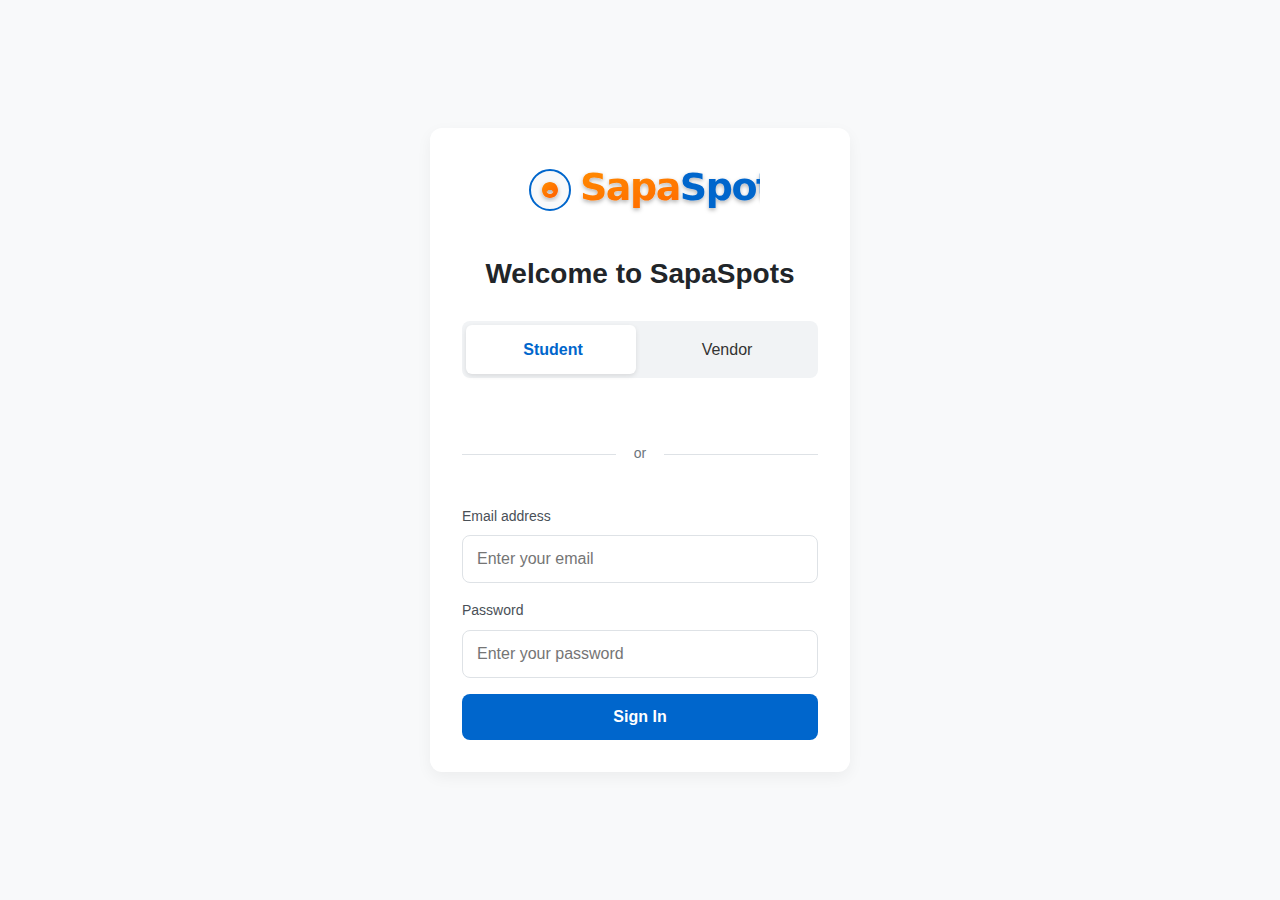
<file: faq.html>
<!DOCTYPE html>
<html lang="en">
<head>
  <meta charset="UTF-8">
  <meta name="viewport" content="width=device-width, initial-scale=1.0">
  <title>FAQ - SapaSpots</title>
  <link rel="stylesheet" href="styles.css">
  <link rel="icon" href="favicon.svg" type="image/svg+xml">
  <style>
    /* FAQ page styles */
    .page-header {
      padding: 2.5rem 1.5rem;
      background-color: #f8f9fa;
      border-radius: 12px;
      margin: 1.5rem auto;
      max-width: 1200px;
      text-align: center;
    }
    
    .page-title {
      font-size: 2.2rem;
      font-weight: 700;
      color: #212529;
      margin-bottom: 1rem;
    }
    
    .page-subtitle {
      color: #6c757d;
      font-size: 1.2rem;
      max-width: 700px;
      margin: 0 auto 1.5rem;
    }
    
    .page-content {
      max-width: 900px;
      margin: 0 auto 3rem;
      padding: 0 1.5rem;
    }
    
    .faq-search {
      margin-bottom: 2rem;
      position: relative;
    }
    
    .search-input {
      width: 100%;
      padding: 1.25rem 1.25rem 1.25rem 3.5rem;
      border: 1px solid #dee2e6;
      border-radius: 12px;
      font-size: 1.05rem;
      transition: all 0.3s ease;
      box-shadow: 0 4px 12px rgba(0, 0, 0, 0.05);
    }
    
    .search-input:focus {
      outline: none;
      border-color: #0066cc;
      box-shadow: 0 4px 16px rgba(0, 102, 204, 0.15);
    }
    
    .search-icon {
      position: absolute;
      left: 1.25rem;
      top: 50%;
      transform: translateY(-50%);
      color: #adb5bd;
    }
    
    .faq-categories {
      display: flex;
      gap: 0.75rem;
      margin-bottom: 2rem;
      flex-wrap: wrap;
    }
    
    .category-btn {
      padding: 0.75rem 1.25rem;
      background-color: #f1f3f5;
      border: none;
      border-radius: 30px;
      font-size: 0.95rem;
      font-weight: 500;
      color: #495057;
      cursor: pointer;
      transition: all 0.3s ease;
    }
    
    .category-btn:hover {
      background-color: #e9ecef;
    }
    
    .category-btn.active {
      background-color: #0066cc;
      color: white;
    }
    
    .faq-section {
      margin-bottom: 2.5rem;
    }
    
    .section-title {
      font-size: 1.6rem;
      font-weight: 700;
      color: #212529;
      margin-bottom: 1.5rem;
      position: relative;
      padding-left: 1rem;
      border-left: 4px solid #0066cc;
    }
    
    .faq-accordion {
      display: flex;
      flex-direction: column;
      gap: 1rem;
    }
    
    .faq-item {
      background-color: #fff;
      border-radius: 12px;
      overflow: hidden;
      box-shadow: 0 4px 12px rgba(0, 0, 0, 0.05);
      transition: all 0.3s ease;
    }
    
    .faq-item:hover {
      box-shadow: 0 6px 16px rgba(0, 0, 0, 0.1);
    }
    
    .faq-question {
      padding: 1.5rem;
      display: flex;
      justify-content: space-between;
      align-items: center;
      cursor: pointer;
      user-select: none;
    }
    
    .question-text {
      font-size: 1.1rem;
      font-weight: 600;
      color: #212529;
      padding-right: 2rem;
    }
    
    .question-icon {
      flex-shrink: 0;
      width: 24px;
      height: 24px;
      position: relative;
      transition: transform 0.3s ease;
    }
    
    .question-icon::before,
    .question-icon::after {
      content: '';
      position: absolute;
      background-color: #0066cc;
      top: 50%;
      left: 50%;
      transform: translate(-50%, -50%);
    }
    
    .question-icon::before {
      width: 16px;
      height: 2px;
    }
    
    .question-icon::after {
      width: 2px;
      height: 16px;
      transition: transform 0.3s ease;
    }
    
    .faq-answer {
      padding: 0 1.5rem;
      max-height: 0;
      overflow: hidden;
      transition: max-height 0.3s ease, padding 0.3s ease;
    }
    
    .answer-content {
      color: #495057;
      font-size: 1rem;
      line-height: 1.7;
      padding-bottom: 1.5rem;
    }
    
    .faq-item.active .question-icon::after {
      transform: translate(-50%, -50%) rotate(90deg);
    }
    
    .faq-item.active .faq-answer {
      max-height: 500px;
    }
    
    .faq-item.active {
      box-shadow: 0 6px 16px rgba(0, 0, 0, 0.1);
    }
    
    .faq-not-found {
      text-align: center;
      padding: 3rem 1rem;
      color: #6c757d;
      display: none;
    }
    
    .faq-not-found svg {
      width: 64px;
      height: 64px;
      color: #adb5bd;
      margin-bottom: 1rem;
    }
    
    .contact-cta {
      margin-top: 3rem;
      text-align: center;
      padding: 2.5rem;
      background-color: #f8f9fa;
      border-radius: 12px;
    }
    
    .cta-title {
      font-size: 1.5rem;
      font-weight: 700;
      color: #212529;
      margin-bottom: 1rem;
    }
    
    .cta-text {
      color: #6c757d;
      font-size: 1.05rem;
      margin-bottom: 1.5rem;
      max-width: 600px;
      margin-left: auto;
      margin-right: auto;
    }
    
    .contact-btn {
      display: inline-flex;
      align-items: center;
      justify-content: center;
      padding: 0.875rem 1.5rem;
      background-color: #0066cc;
      color: white;
      border: none;
      border-radius: 8px;
      font-size: 1rem;
      font-weight: 600;
      gap: 0.5rem;
      transition: all 0.3s ease;
      text-decoration: none;
    }
    
    .contact-btn:hover {
      background-color: #0052a3;
      transform: translateY(-2px);
    }
    
    /* Responsive styles */
    @media (max-width: 768px) {
      .page-header {
        padding: 2rem 1rem;
        margin: 1rem;
      }
      
      .page-title {
        font-size: 1.8rem;
      }
      
      .page-subtitle {
        font-size: 1.1rem;
      }
      
      .page-content {
        padding: 0 1rem;
      }
      
      .search-input {
        padding: 1rem 1rem 1rem 3rem;
        font-size: 1rem;
      }
      
      .section-title {
        font-size: 1.4rem;
      }
      
      .question-text {
        font-size: 1rem;
      }
      
      .contact-cta {
        padding: 2rem 1.5rem;
      }
    }
  </style>
</head>
<body>
  <!-- Header will be loaded here -->
  <div id="header-container"></div>
  
  <main>
    <!-- Page header -->
    <div class="page-header">
      <h1 class="page-title">Frequently Asked Questions</h1>
      <p class="page-subtitle">Find answers to the most common questions about SapaSpots and how our platform works</p>
    </div>
    
    <!-- Page content -->
    <div class="page-content">
      <!-- Search box -->
      <div class="faq-search">
        <input type="text" class="search-input" id="faq-search-input" placeholder="Search for questions...">
        <div class="search-icon">
          <svg xmlns="http://www.w3.org/2000/svg" width="20" height="20" viewBox="0 0 24 24" fill="none" stroke="currentColor" stroke-width="2" stroke-linecap="round" stroke-linejoin="round">
            <circle cx="11" cy="11" r="8"></circle>
            <line x1="21" y1="21" x2="16.65" y2="16.65"></line>
          </svg>
        </div>
      </div>
      
      <!-- Categories -->
      <div class="faq-categories">
        <button class="category-btn active" data-category="all">All Questions</button>
        <button class="category-btn" data-category="ordering">Ordering</button>
        <button class="category-btn" data-category="payment">Payment</button>
        <button class="category-btn" data-category="delivery">Delivery</button>
        <button class="category-btn" data-category="account">Account</button>
      </div>
      
      <!-- Not found message -->
      <div class="faq-not-found" id="faq-not-found">
        <svg xmlns="http://www.w3.org/2000/svg" width="64" height="64" viewBox="0 0 24 24" fill="none" stroke="currentColor" stroke-width="2" stroke-linecap="round" stroke-linejoin="round">
          <circle cx="12" cy="12" r="10"></circle>
          <line x1="12" y1="8" x2="12" y2="12"></line>
          <line x1="12" y1="16" x2="12.01" y2="16"></line>
        </svg>
        <h3>No matching questions found</h3>
        <p>Try adjusting your search or browse all categories</p>
      </div>
      
      <!-- Ordering section -->
      <section class="faq-section" data-category="ordering">
        <h2 class="section-title">Ordering</h2>
        
        <div class="faq-accordion">
          <div class="faq-item" data-category="ordering">
            <div class="faq-question">
              <div class="question-text">How do I place an order on SapaSpots?</div>
              <div class="question-icon"></div>
            </div>
            <div class="faq-answer">
              <div class="answer-content">
                <p>Placing an order is easy! First, log in to your account and browse through available vendors. Select a vendor to view their menu, add items to your tray, and then click "Proceed to Checkout". Review your order, confirm your delivery details, choose a payment method, and submit your order. You'll receive a confirmation notification once the vendor accepts your order.</p>
              </div>
            </div>
          </div>
          
          <div class="faq-item" data-category="ordering">
            <div class="faq-question">
              <div class="question-text">Can I customize my food order?</div>
              <div class="question-icon"></div>
            </div>
            <div class="faq-answer">
              <div class="answer-content">
                <p>Yes, many vendors allow customization of menu items. When adding an item to your tray, look for customization options such as "Special Instructions" or specific add-ons. Note that customization availability varies by vendor, and some may have limitations on changes to their menu items.</p>
              </div>
            </div>
          </div>
          
          <div class="faq-item" data-category="ordering">
            <div class="faq-question">
              <div class="question-text">Can I schedule an order for later?</div>
              <div class="question-icon"></div>
            </div>
            <div class="faq-answer">
              <div class="answer-content">
                <p>Currently, SapaSpots only supports immediate orders. However, you can always check a vendor's operating hours and place your order during their open hours. We're working on adding scheduled orders in future updates to the platform.</p>
              </div>
            </div>
          </div>
          
          <div class="faq-item" data-category="ordering">
            <div class="faq-question">
              <div class="question-text">How do I know if a vendor is open?</div>
              <div class="question-icon"></div>
            </div>
            <div class="faq-answer">
              <div class="answer-content">
                <p>Vendor availability is clearly displayed on the vendors list and on individual vendor pages. Open vendors are marked with a green "Open" badge, while closed vendors show a red "Closed" status. You can also see the operating hours listed on each vendor's page to plan accordingly.</p>
              </div>
            </div>
          </div>
        </div>
      </section>
      
      <!-- Payment section -->
      <section class="faq-section" data-category="payment">
        <h2 class="section-title">Payment</h2>
        
        <div class="faq-accordion">
          <div class="faq-item" data-category="payment">
            <div class="faq-question">
              <div class="question-text">What payment methods are accepted?</div>
              <div class="question-icon"></div>
            </div>
            <div class="faq-answer">
              <div class="answer-content">
                <p>SapaSpots currently accepts Mobile Money (MTN and Airtel), cash on delivery, and campus meal cards. We're working to add more payment options including credit/debit cards in the near future. You can select your preferred payment method during checkout.</p>
              </div>
            </div>
          </div>
          
          <div class="faq-item" data-category="payment">
            <div class="faq-question">
              <div class="question-text">Is there a minimum order amount?</div>
              <div class="question-icon"></div>
            </div>
            <div class="faq-answer">
              <div class="answer-content">
                <p>Minimum order amounts vary by vendor. Some vendors have a minimum order requirement, which will be clearly displayed on their page and at checkout. If your order doesn't meet the minimum, you'll need to add more items before proceeding.</p>
              </div>
            </div>
          </div>
          
          <div class="faq-item" data-category="payment">
            <div class="faq-question">
              <div class="question-text">How do I get a refund if there's a problem with my order?</div>
              <div class="question-icon"></div>
            </div>
            <div class="faq-answer">
              <div class="answer-content">
                <p>If you encounter any issues with your order, please contact our support team immediately through the "Report a Problem" option in your order details. For orders that haven't been prepared yet, you can cancel directly in the app. For disputes after delivery, our team will review your case and process appropriate refunds within 2-3 business days.</p>
              </div>
            </div>
          </div>
        </div>
      </section>
      
      <!-- Delivery section -->
      <section class="faq-section" data-category="delivery">
        <h2 class="section-title">Delivery</h2>
        
        <div class="faq-accordion">
          <div class="faq-item" data-category="delivery">
            <div class="faq-question">
              <div class="question-text">How long does delivery take?</div>
              <div class="question-icon"></div>
            </div>
            <div class="faq-answer">
              <div class="answer-content">
                <p>Delivery times vary depending on your location on campus, the vendor's preparation time, and current demand. Typically, orders are delivered within 15-30 minutes after the vendor accepts your order. During peak hours (lunch and dinner times), deliveries may take slightly longer. You can track your order status in real-time through the app.</p>
              </div>
            </div>
          </div>
          
          <div class="faq-item" data-category="delivery">
            <div class="faq-question">
              <div class="question-text">Which areas do you deliver to?</div>
              <div class="question-icon"></div>
            </div>
            <div class="faq-answer">
              <div class="answer-content">
                <p>SapaSpots currently delivers to all areas within Makerere University campus, including all halls of residence, academic buildings, and common areas. We're planning to expand to neighboring areas soon. You can verify delivery availability to your specific location during checkout.</p>
              </div>
            </div>
          </div>
          
          <div class="faq-item" data-category="delivery">
            <div class="faq-question">
              <div class="question-text">Is there a delivery fee?</div>
              <div class="question-icon"></div>
            </div>
            <div class="faq-answer">
              <div class="answer-content">
                <p>Yes, a small delivery fee is applied to each order, which varies based on the distance between the vendor and your delivery location. The exact fee will be displayed during checkout before you confirm your order. We occasionally run promotions with free delivery, so keep an eye out for these special offers!</p>
              </div>
            </div>
          </div>
          
          <div class="faq-item" data-category="delivery">
            <div class="faq-question">
              <div class="question-text">Can I pick up my order instead of having it delivered?</div>
              <div class="question-icon"></div>
            </div>
            <div class="faq-answer">
              <div class="answer-content">
                <p>Yes, self-pickup is available for most vendors. When placing your order, simply select the "Pickup" option instead of delivery. You'll receive a notification when your order is ready for pickup, and you can collect it directly from the vendor's location.</p>
              </div>
            </div>
          </div>
        </div>
      </section>
      
      <!-- Account section -->
      <section class="faq-section" data-category="account">
        <h2 class="section-title">Account & App</h2>
        
        <div class="faq-accordion">
          <div class="faq-item" data-category="account">
            <div class="faq-question">
              <div class="question-text">How do I create an account?</div>
              <div class="question-icon"></div>
            </div>
            <div class="faq-answer">
              <div class="answer-content">
                <p>Creating an account is simple! Click the "Sign In" button on the top right, then choose "Create Account". You can sign up using your university email, Google account, or manually enter your details. Verify your email address, complete your profile with delivery information, and you're ready to start ordering!</p>
              </div>
            </div>
          </div>
          
          <div class="faq-item" data-category="account">
            <div class="faq-question">
              <div class="question-text">How do I reset my password?</div>
              <div class="question-icon"></div>
            </div>
            <div class="faq-answer">
              <div class="answer-content">
                <p>If you've forgotten your password, click "Sign In" and then select "Forgot Password". Enter your email address, and we'll send you a password reset link. Follow the instructions in the email to create a new password. If you don't receive the email, check your spam folder or contact our support team for assistance.</p>
              </div>
            </div>
          </div>
          
          <div class="faq-item" data-category="account">
            <div class="faq-question">
              <div class="question-text">Is my personal information secure?</div>
              <div class="question-icon"></div>
            </div>
            <div class="faq-answer">
              <div class="answer-content">
                <p>We take your privacy very seriously. SapaSpots uses industry-standard encryption and security measures to protect your personal information. We never share your details with third parties without your consent, and our payment processing is completely secure. You can review our full Privacy Policy for more details on how we handle your data.</p>
              </div>
            </div>
          </div>
        </div>
      </section>
      
      <!-- Contact CTA -->
      <div class="contact-cta">
        <h2 class="cta-title">Still have questions?</h2>
        <p class="cta-text">If you couldn't find the answer to your question, our team is here to help. Reach out to us and we'll get back to you as soon as possible.</p>
        <a href="contact-us.html" class="contact-btn">
          <svg xmlns="http://www.w3.org/2000/svg" width="20" height="20" viewBox="0 0 24 24" fill="none" stroke="currentColor" stroke-width="2" stroke-linecap="round" stroke-linejoin="round">
            <path d="M4 4h16c1.1 0 2 .9 2 2v12c0 1.1-.9 2-2 2H4c-1.1 0-2-.9-2-2V6c0-1.1.9-2 2-2z"></path>
            <polyline points="22,6 12,13 2,6"></polyline>
          </svg>
          Contact Us
        </a>
      </div>
    </div>
  </main>
  
  <!-- Footer will be loaded here -->
  <div id="footer-container"></div>
  
  <script src="script.js"></script>
  <script>
    document.addEventListener('DOMContentLoaded', function() {
      // FAQ Accordion functionality
      const faqItems = document.querySelectorAll('.faq-item');
      
      faqItems.forEach(item => {
        const question = item.querySelector('.faq-question');
        
        question.addEventListener('click', () => {
          // Toggle active class
          item.classList.toggle('active');
        });
      });
      
      // Category filtering
      const categoryButtons = document.querySelectorAll('.category-btn');
      const faqSections = document.querySelectorAll('.faq-section');
      
      categoryButtons.forEach(button => {
        button.addEventListener('click', () => {
          // Remove active class from all buttons
          categoryButtons.forEach(btn => btn.classList.remove('active'));
          
          // Add active class to clicked button
          button.classList.add('active');
          
          const category = button.dataset.category;
          
          // Show/hide sections based on category
          if (category === 'all') {
            faqSections.forEach(section => section.style.display = 'block');
          } else {
            faqSections.forEach(section => {
              if (section.dataset.category === category) {
                section.style.display = 'block';
              } else {
                section.style.display = 'none';
              }
            });
          }
          
          // Reset search
          document.getElementById('faq-search-input').value = '';
          document.getElementById('faq-not-found').style.display = 'none';
          
          // Show all items within visible sections
          document.querySelectorAll('.faq-item').forEach(item => {
            item.style.display = 'block';
          });
        });
      });
      
      // Search functionality
      const searchInput = document.getElementById('faq-search-input');
      const notFoundMessage = document.getElementById('faq-not-found');
      
      searchInput.addEventListener('input', () => {
        const searchTerm = searchInput.value.toLowerCase().trim();
        let foundItems = 0;
        
        // Show all sections for search
        faqSections.forEach(section => section.style.display = 'block');
        
        // Filter items based on search term
        faqItems.forEach(item => {
          const questionText = item.querySelector('.question-text').textContent.toLowerCase();
          const answerText = item.querySelector('.answer-content').textContent.toLowerCase();
          
          if (questionText.includes(searchTerm) || answerText.includes(searchTerm)) {
            item.style.display = 'block';
            foundItems++;
          } else {
            item.style.display = 'none';
          }
        });
        
        // Show/hide not found message
        if (foundItems === 0 && searchTerm !== '') {
          notFoundMessage.style.display = 'block';
        } else {
          notFoundMessage.style.display = 'none';
        }
        
        // Reset category buttons
        categoryButtons.forEach(btn => btn.classList.remove('active'));
        document.querySelector('[data-category="all"]').classList.add('active');
      });
    });
  </script>
</body>
</html>
</file>
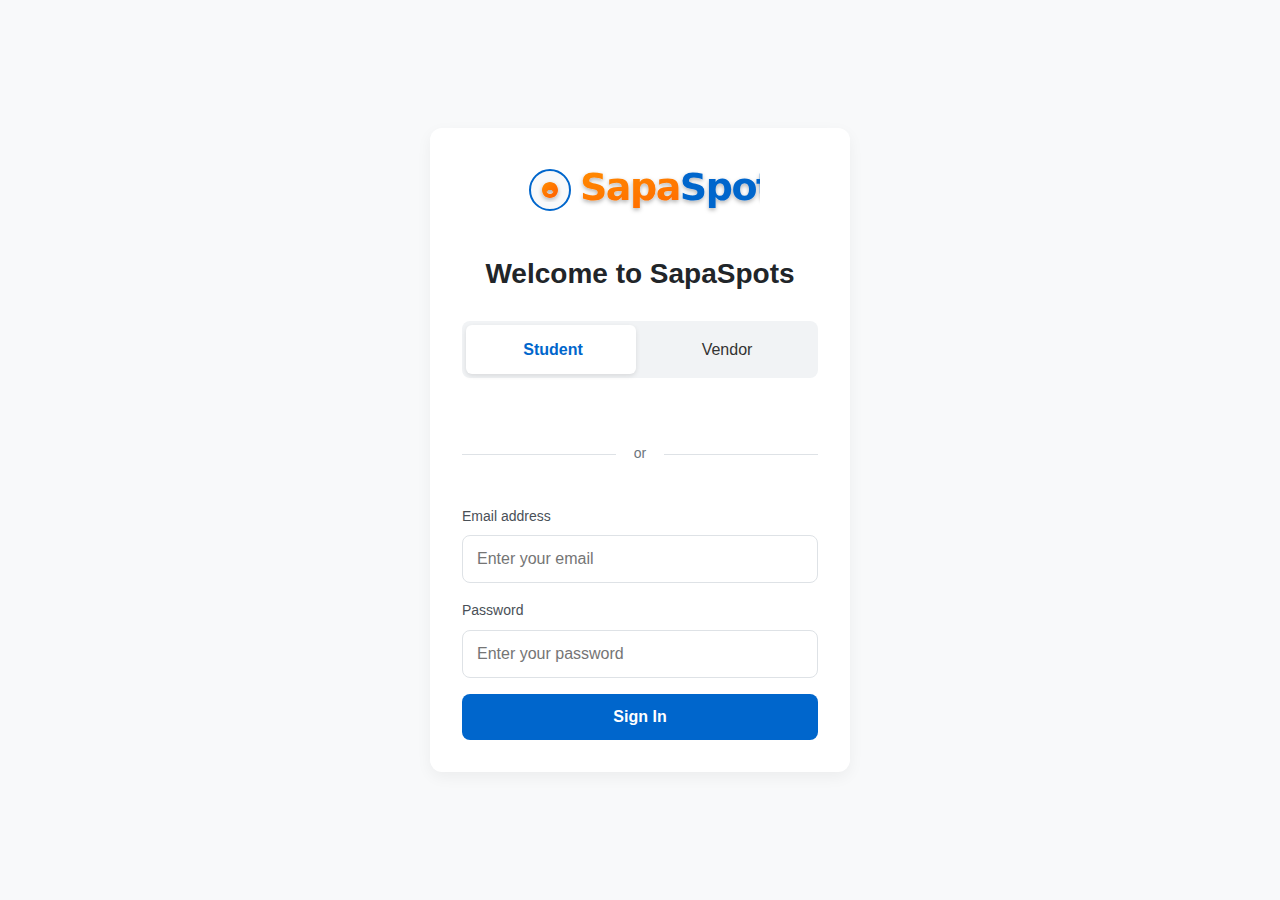
<file: login.html>
<!DOCTYPE html>
<html lang="en">
<head>
  <meta charset="UTF-8">
  <meta name="viewport" content="width=device-width, initial-scale=1.0">
  <title>Login - SapaSpots</title>
  <link rel="stylesheet" href="styles.css">
  <link rel="icon" href="favicon.svg" type="image/svg+xml">
  <style>
    body {
      background-color: #f8f9fa;
      display: flex;
      justify-content: center;
      align-items: center;
      min-height: 100vh;
      margin: 0;
    }
    
    .login-container {
      width: 100%;
      max-width: 420px;
      padding: 2rem;
      background-color: #fff;
      border-radius: 12px;
      box-shadow: 0 5px 15px rgba(0, 0, 0, 0.05);
    }
    
    .login-logo {
      text-align: center;
      margin-bottom: 1.5rem;
    }
    
    .login-logo img {
      height: 60px;
    }
    
    .login-title {
      text-align: center;
      margin-bottom: 1.5rem;
      color: #212529;
      font-size: 1.75rem;
      font-weight: 600;
    }
    
    .user-type-toggle {
      display: flex;
      background-color: #f1f3f5;
      border-radius: 8px;
      padding: 0.25rem;
      margin-bottom: 1.5rem;
      position: relative;
    }
    
    .user-type-toggle label {
      flex: 1;
      text-align: center;
      padding: 0.75rem 0;
      cursor: pointer;
      z-index: 1;
      transition: color 0.3s;
    }
    
    .user-type-toggle input {
      display: none;
    }
    
    .slide-indicator {
      position: absolute;
      top: 0.25rem;
      left: 0.25rem;
      height: calc(100% - 0.5rem);
      width: calc(50% - 0.5rem);
      background-color: #fff;
      border-radius: 6px;
      box-shadow: 0 2px 5px rgba(0, 0, 0, 0.1);
      transition: transform 0.3s ease;
    }
    
    #user-type-vendor:checked ~ .slide-indicator {
      transform: translateX(100%);
    }
    
    #user-type-student:checked ~ label[for="user-type-student"],
    #user-type-vendor:checked ~ label[for="user-type-vendor"] {
      color: #0066cc;
      font-weight: 600;
    }
    
    .sign-in-methods {
      display: flex;
      flex-direction: column;
      gap: 1rem;
    }
    
    .google-btn {
      display: flex;
      align-items: center;
      justify-content: center;
      width: 100%;
      padding: 0.875rem;
      background-color: #fff;
      color: #212529;
      border: 1px solid #dee2e6;
      border-radius: 8px;
      font-size: 1rem;
      font-weight: 500;
      cursor: pointer;
      transition: background-color 0.3s, border-color 0.3s;
    }
    
    .google-btn img {
      margin-right: 0.75rem;
      height: 20px;
    }
    
    .google-btn:hover {
      background-color: #f8f9fa;
      border-color: #c5ccd3;
    }
    
    .or-divider {
      text-align: center;
      position: relative;
      margin: 1.5rem 0;
      color: #6c757d;
      font-size: 0.875rem;
    }
    
    .or-divider::before,
    .or-divider::after {
      content: '';
      position: absolute;
      top: 50%;
      width: calc(50% - 1.5rem);
      height: 1px;
      background-color: #dee2e6;
    }
    
    .or-divider::before {
      left: 0;
    }
    
    .or-divider::after {
      right: 0;
    }
    
    .manual-form {
      display: flex;
      flex-direction: column;
      gap: 1rem;
    }
    
    .form-group {
      display: flex;
      flex-direction: column;
      gap: 0.5rem;
    }
    
    .form-group label {
      font-weight: 500;
      color: #495057;
      font-size: 0.875rem;
    }
    
    .form-group input {
      width: 100%;
      padding: 0.875rem;
      border: 1px solid #dee2e6;
      border-radius: 8px;
      font-size: 1rem;
      transition: border-color 0.3s;
    }
    
    .form-group input:focus {
      border-color: #0066cc;
      outline: none;
      box-shadow: 0 0 0 3px rgba(0, 102, 204, 0.1);
    }
    
    .form-error {
      color: #dc3545;
      font-size: 0.8125rem;
      margin-top: 0.375rem;
      display: none;
    }
    
    .login-btn {
      width: 100%;
      padding: 0.875rem;
      background-color: #0066cc;
      color: #fff;
      border: none;
      border-radius: 8px;
      font-size: 1rem;
      font-weight: 600;
      cursor: pointer;
      transition: background-color 0.3s;
    }
    
    .login-btn:hover {
      background-color: #0052a3;
    }
    
    .loading {
      display: none;
      text-align: center;
      margin-top: 1.5rem;
      color: #6c757d;
    }
    
    .loading-spinner {
      display: inline-block;
      width: 1.5rem;
      height: 1.5rem;
      border: 0.25rem solid rgba(0, 102, 204, 0.2);
      border-radius: 50%;
      border-top-color: #0066cc;
      animation: spin 1s ease-in-out infinite;
      margin-right: 0.5rem;
    }
    
    @keyframes spin {
      to { transform: rotate(360deg); }
    }
    
    @media (max-width: 480px) {
      .login-container {
        padding: 1.5rem;
        margin: 1rem;
      }
    }
  </style>
</head>
<body>
  <div class="login-container">
    <div class="login-logo">
      <img src="sapaspots-logo-alt.svg" alt="SapaSpots Logo">
    </div>
    
    <h2 class="login-title">Welcome to SapaSpots</h2>
    
    <div class="user-type-toggle">
      <input type="radio" id="user-type-student" name="userType" value="student" checked>
      <label for="user-type-student">Student</label>
      
      <input type="radio" id="user-type-vendor" name="userType" value="vendor">
      <label for="user-type-vendor">Vendor</label>
      
      <div class="slide-indicator"></div>
    </div>
    
    <div class="sign-in-methods">
      <div id="google-signin-btn" class="google-btn-container">
        <!-- Google Sign-In button will be rendered here -->
      </div>
      
      <div class="or-divider">or</div>
      
      <div class="manual-form">
        <div class="form-group">
          <label for="email">Email address</label>
          <input type="email" id="email" placeholder="Enter your email">
          <div class="form-error" id="email-error">Please enter a valid email address</div>
        </div>
        
        <div class="form-group">
          <label for="password">Password</label>
          <input type="password" id="password" placeholder="Enter your password">
          <div class="form-error" id="password-error">Password must be at least 6 characters</div>
        </div>
        
        <button class="login-btn" id="login-btn">Sign In</button>
      </div>
    </div>
    
    <div class="loading" id="auth-loading">
      <div class="loading-spinner"></div>
      Signing you in...
    </div>
  </div>
  
  <script src="localstorage-utils.js"></script>
  <script>
    // User type toggle effect
    const userTypeStudentRadio = document.getElementById('user-type-student');
    const userTypeVendorRadio = document.getElementById('user-type-vendor');
    
    userTypeStudentRadio.addEventListener('change', updateUserTypeUI);
    userTypeVendorRadio.addEventListener('change', updateUserTypeUI);
    
    function updateUserTypeUI() {
      document.querySelector('.slide-indicator').style.transform = 
        userTypeVendorRadio.checked ? 'translateX(100%)' : 'translateX(0)';
      
      // Store the selected user type for Google Sign-In
      window.selectedUserType = userTypeVendorRadio.checked ? 'vendor' : 'student';
    }
    
    // Set initial user type
    window.selectedUserType = 'student';
    
    // Manual login handling
    document.getElementById('login-btn').addEventListener('click', () => {
      const email = document.getElementById('email').value;
      const password = document.getElementById('password').value;
      const userType = document.querySelector('input[name="userType"]:checked').value;
      
      // Basic validation
      let isValid = true;
      
      if (!email || !email.includes('@')) {
        document.getElementById('email-error').style.display = 'block';
        isValid = false;
      } else {
        document.getElementById('email-error').style.display = 'none';
      }
      
      if (!password || password.length < 6) {
        document.getElementById('password-error').style.display = 'block';
        isValid = false;
      } else {
        document.getElementById('password-error').style.display = 'none';
      }
      
      if (isValid) {
        // Show loading
        document.getElementById('auth-loading').style.display = 'flex';
        
        // Simulate a brief delay for authentication
        setTimeout(() => {
          // For prototype, create a simple user profile
          const userProfile = {
            type: userType,
            name: email.split('@')[0], // Use email username as display name
            email: email,
            picUrl: 'default-user.png',
            phone: '',
            hall: '',
            room: ''
          };
          
          // Save to localStorage
          localStorage.setItem('userProfile', JSON.stringify(userProfile));
          
          // Redirect based on user type
          window.location.href = userType === 'vendor' ? 'vendor-dashboard.html' : 'student-dashboard.html';
        }, 1500);
      }
    });
    
    // Google client ID configuration
    const GOOGLE_CLIENT_ID = '17456206390-mob86mfqstt19iu98sdfq44rv36i416v.apps.googleusercontent.com';

    // Initialize Google Sign-In
    function initGoogleAuth() {
      // Load Google's authentication script
      const googleScript = document.createElement('script');
      googleScript.src = 'https://accounts.google.com/gsi/client';
      googleScript.async = true;
      googleScript.defer = true;
      document.head.appendChild(googleScript);
      
      // Initialize Google Sign-In once script is loaded
      googleScript.onload = function() {
        // Initialize the Google Identity Services client
        google.accounts.id.initialize({
          client_id: GOOGLE_CLIENT_ID,
          callback: handleCredentialResponse,
          auto_select: false,
          cancel_on_tap_outside: true,
        });
        
        // Render the button
        const googleSignInBtn = document.getElementById('google-signin-btn');
        if (googleSignInBtn) {
          google.accounts.id.renderButton(
            googleSignInBtn,
            { 
              type: 'standard',
              theme: 'outline',
              size: 'large',
              text: 'signin_with',
              shape: 'rectangular',
              logo_alignment: 'left',
              width: '100%'
            }
          );
          
          // Also display the One Tap UI
          google.accounts.id.prompt();
        }
      };
    }

    // Handle the credential response from Google
    function handleCredentialResponse(response) {
      // Show loading
      document.getElementById('auth-loading').style.display = 'flex';
      
      // Parse JWT token from Google
      const responsePayload = parseJwt(response.credential);
      
      // Process the sign-in
      const userType = document.querySelector('input[name="userType"]:checked').value;
      
      // Create user profile
      const userProfile = {
        type: userType,
        name: responsePayload.name,
        email: responsePayload.email,
        picUrl: responsePayload.picture || 'default-user.png',
        phone: '',
        hall: '',
        room: ''
      };
      
      // Save to localStorage
      localStorage.setItem('userProfile', JSON.stringify(userProfile));
      
      // Redirect based on user type
      setTimeout(() => {
        window.location.href = userType === 'vendor' ? 'vendor-dashboard.html' : 'student-dashboard.html';
      }, 1000);
    }
    
    // Helper function to parse JWT token
    function parseJwt(token) {
      try {
        const base64Url = token.split('.')[1];
        const base64 = base64Url.replace(/-/g, '+').replace(/_/g, '/');
        const jsonPayload = decodeURIComponent(atob(base64).split('').map(function(c) {
          return '%' + ('00' + c.charCodeAt(0).toString(16)).slice(-2);
        }).join(''));
        return JSON.parse(jsonPayload);
      } catch (e) {
        console.error('Error parsing JWT token', e);
        return {};
      }
    }
    
    // Initialize Google Sign-In on page load
    document.addEventListener('DOMContentLoaded', () => {
      initGoogleAuth();
    });
  </script>
</body>
</html>
</file>
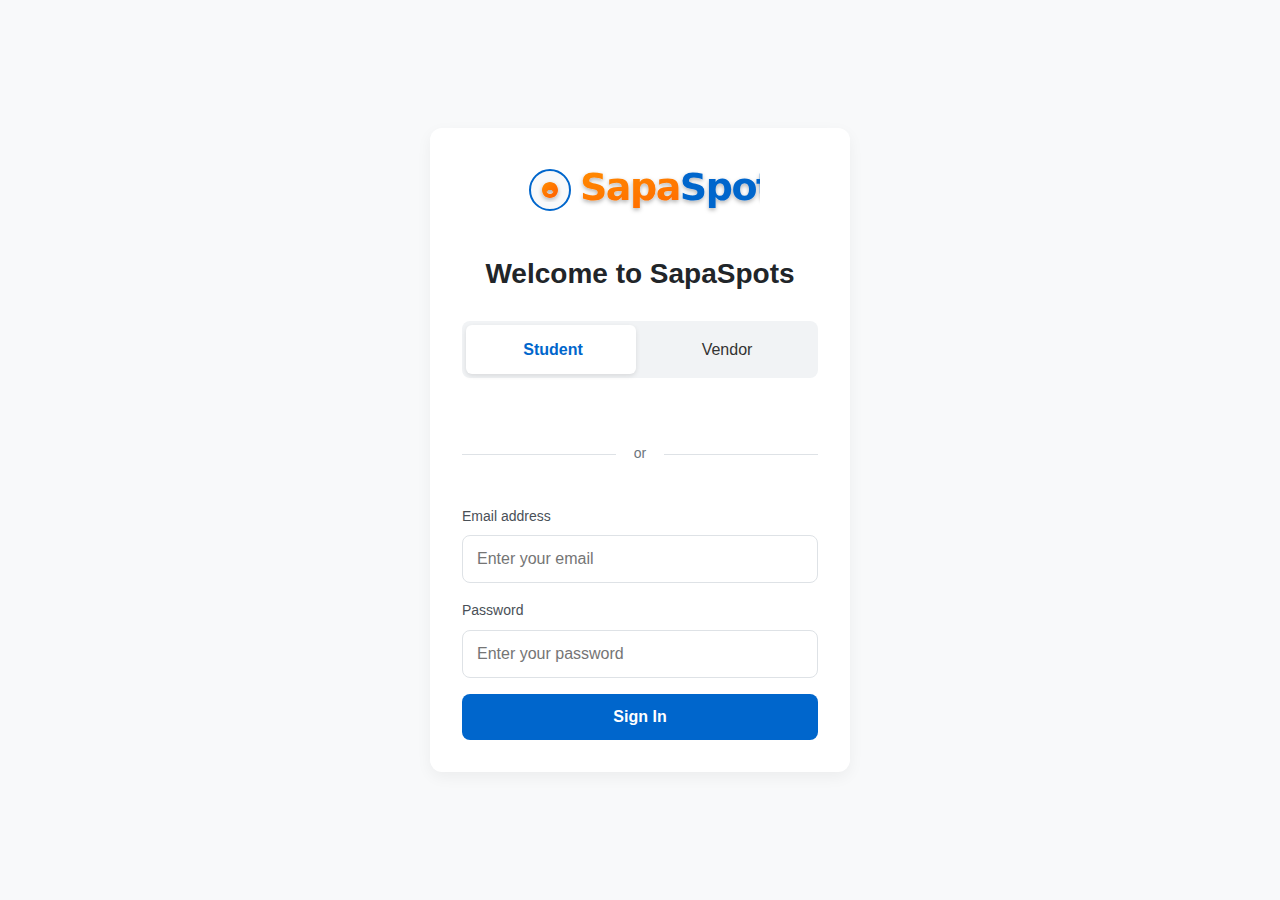
<file: my-orders.html>
<!DOCTYPE html>
<html lang="en">
<head>
  <meta charset="UTF-8">
  <meta name="viewport" content="width=device-width, initial-scale=1.0">
  <title>My Orders - SapaSpots</title>
  <link rel="stylesheet" href="styles.css">
  <link rel="icon" href="favicon.svg" type="image/svg+xml">
  <style>
    /* My Orders page styles */
    .page-header {
      padding: 2rem 1.5rem;
      background-color: #f8f9fa;
      border-radius: 12px;
      margin: 1.5rem auto;
      max-width: 1000px;
    }
    
    .page-title {
      font-size: 1.8rem;
      font-weight: 700;
      color: #212529;
      margin-bottom: 1rem;
    }
    
    .page-description {
      color: #6c757d;
      margin-bottom: 0;
      max-width: 700px;
    }
    
    .orders-container {
      max-width: 1000px;
      margin: 0 auto 3rem;
      padding: 0 1.5rem;
    }
    
    .order-filters {
      display: flex;
      overflow-x: auto;
      gap: 0.5rem;
      padding: 0.5rem 0;
      margin-bottom: 1.5rem;
      scrollbar-width: none; /* For Firefox */
      -ms-overflow-style: none; /* For IE and Edge */
    }
    
    .order-filters::-webkit-scrollbar {
      display: none; /* For Chrome, Safari, and Opera */
    }
    
    .filter-tab {
      padding: 0.75rem 1.25rem;
      background-color: #fff;
      border: 1px solid #dee2e6;
      border-radius: 8px;
      font-size: 0.95rem;
      font-weight: 500;
      color: #495057;
      cursor: pointer;
      transition: all 0.2s ease;
      white-space: nowrap;
      display: flex;
      align-items: center;
      gap: 0.5rem;
    }
    
    .filter-tab:hover {
      background-color: #f8f9fa;
    }
    
    .filter-tab.active {
      background-color: #0066cc;
      color: white;
      border-color: #0066cc;
    }
    
    .filter-tab .count {
      background-color: rgba(255, 255, 255, 0.2);
      border-radius: 20px;
      padding: 0.15rem 0.5rem;
      font-size: 0.8rem;
      min-width: 1.5rem;
      text-align: center;
    }
    
    .filter-tab.active .count {
      background-color: rgba(255, 255, 255, 0.3);
      color: white;
    }
    
    .filter-tab:not(.active) .count {
      background-color: #f1f3f5;
      color: #495057;
    }
    
    .status-group {
      margin-bottom: 2rem;
    }
    
    .status-header {
      display: flex;
      align-items: center;
      gap: 0.5rem;
      margin-bottom: 1rem;
    }
    
    .status-dot {
      width: 12px;
      height: 12px;
      border-radius: 50%;
    }
    
    .dot-pending {
      background-color: #ffc107;
    }
    
    .dot-accepted {
      background-color: #28a745;
    }
    
    .dot-rejected {
      background-color: #dc3545;
    }
    
    .dot-cancelled {
      background-color: #6c757d;
    }
    
    .status-title {
      font-size: 1.2rem;
      font-weight: 600;
      color: #212529;
      margin: 0;
    }
    
    .orders-list {
      display: flex;
      flex-direction: column;
      gap: 1rem;
    }
    
    .order-card {
      background-color: #fff;
      border-radius: 12px;
      box-shadow: 0 4px 12px rgba(0, 0, 0, 0.05);
      overflow: hidden;
      transition: all 0.3s ease;
    }
    
    .order-card:hover {
      box-shadow: 0 8px 16px rgba(0, 0, 0, 0.1);
    }
    
    .order-status-bar {
      height: 8px;
    }
    
    .status-bar-pending {
      background-color: #ffc107;
    }
    
    .status-bar-accepted {
      background-color: #28a745;
    }
    
    .status-bar-rejected {
      background-color: #dc3545;
    }
    
    .status-bar-cancelled {
      background-color: #6c757d;
    }
    
    .order-content {
      padding: 1.5rem;
    }
    
    .order-header {
      display: flex;
      justify-content: space-between;
      align-items: flex-start;
      margin-bottom: 1rem;
      flex-wrap: wrap;
      gap: 0.75rem;
    }
    
    .order-id-date {
      display: flex;
      flex-direction: column;
      gap: 0.25rem;
    }
    
    .order-id {
      font-size: 1.1rem;
      font-weight: 600;
      color: #212529;
      margin: 0;
    }
    
    .order-date {
      color: #6c757d;
      font-size: 0.9rem;
    }
    
    .order-status {
      font-size: 0.75rem;
      font-weight: 600;
      padding: 0.25rem 0.75rem;
      border-radius: 20px;
      text-transform: uppercase;
    }
    
    .status-pending {
      background-color: #fff3cd;
      color: #856404;
    }
    
    .status-accepted {
      background-color: #d4edda;
      color: #155724;
    }
    
    .status-rejected {
      background-color: #f8d7da;
      color: #721c24;
    }
    
    .status-cancelled {
      background-color: #e9ecef;
      color: #495057;
    }
    
    .order-details {
      display: grid;
      grid-template-columns: 1fr 1fr;
      gap: 1.5rem;
      margin-bottom: 1.5rem;
    }
    
    .detail-group {
      display: flex;
      flex-direction: column;
      gap: 0.25rem;
    }
    
    .detail-label {
      font-size: 0.85rem;
      color: #6c757d;
    }
    
    .detail-value {
      font-size: 1rem;
      color: #212529;
      font-weight: 500;
    }
    
    .order-items {
      margin-bottom: 1.5rem;
    }
    
    .items-header {
      font-size: 1rem;
      font-weight: 600;
      color: #212529;
      margin: 0 0 0.75rem 0;
    }
    
    .item-row {
      display: flex;
      justify-content: space-between;
      padding: 0.75rem 0;
      border-bottom: 1px solid #f1f3f5;
    }
    
    .item-details {
      display: flex;
      align-items: center;
      gap: 0.75rem;
    }
    
    .item-quantity {
      min-width: 2rem;
      text-align: center;
      font-weight: 600;
      color: #212529;
      background-color: #f1f3f5;
      padding: 0.25rem 0.5rem;
      border-radius: 4px;
    }
    
    .item-name {
      font-weight: 500;
      color: #212529;
    }
    
    .item-price {
      color: #495057;
      font-weight: 500;
    }
    
    .order-totals {
      background-color: #f8f9fa;
      border-radius: 8px;
      padding: 1rem;
      margin-bottom: 1.5rem;
    }
    
    .totals-row {
      display: flex;
      justify-content: space-between;
      margin-bottom: 0.5rem;
      font-size: 0.95rem;
      color: #495057;
    }
    
    .grand-total-row {
      display: flex;
      justify-content: space-between;
      margin-top: 0.75rem;
      padding-top: 0.75rem;
      border-top: 1px solid #dee2e6;
      font-weight: 600;
      font-size: 1.1rem;
      color: #212529;
    }
    
    .order-actions {
      display: flex;
      justify-content: flex-end;
      gap: 0.75rem;
    }
    
    .btn-action {
      padding: 0.5rem 1rem;
      border-radius: 8px;
      font-size: 0.9rem;
      font-weight: 500;
      cursor: pointer;
      transition: all 0.2s ease;
      display: flex;
      align-items: center;
      gap: 0.35rem;
    }
    
    .btn-primary {
      background-color: #0066cc;
      color: white;
      border: none;
    }
    
    .btn-primary:hover {
      background-color: #0052a3;
    }
    
    .btn-danger {
      background-color: #dc3545;
      color: white;
      border: none;
    }
    
    .btn-danger:hover {
      background-color: #c82333;
    }
    
    .btn-outline {
      background-color: transparent;
      border: 1px solid #dee2e6;
      color: #495057;
    }
    
    .btn-outline:hover {
      background-color: #f8f9fa;
    }
    
    .no-orders {
      text-align: center;
      padding: 3rem 1rem;
      color: #6c757d;
    }
    
    .no-orders svg {
      width: 64px;
      height: 64px;
      color: #adb5bd;
      margin-bottom: 1rem;
    }
    
    .no-orders-message {
      font-size: 1.1rem;
      margin-bottom: 1.5rem;
    }
    
    .start-ordering-btn {
      display: inline-flex;
      align-items: center;
      justify-content: center;
      padding: 0.75rem 1.25rem;
      background-color: #0066cc;
      color: white;
      border-radius: 8px;
      font-weight: 500;
      font-size: 0.95rem;
      transition: all 0.2s ease;
      gap: 0.5rem;
    }
    
    .start-ordering-btn:hover {
      background-color: #0052a3;
    }
    
    /* Responsive styles */
    @media (max-width: 768px) {
      .page-header {
        padding: 1.5rem 1rem;
        margin: 1rem;
      }
      
      .orders-container {
        padding: 0 1rem;
      }
      
      .order-details {
        grid-template-columns: 1fr;
        gap: 1rem;
      }
      
      .order-actions {
        flex-direction: column;
        width: 100%;
      }
      
      .btn-action {
        width: 100%;
        justify-content: center;
      }
    }
  </style>
</head>
<body>
  <!-- Header will be loaded here -->
  <div id="header-container"></div>
  
  <main>
    <!-- Page header -->
    <div class="page-header">
      <h1 class="page-title">My Orders</h1>
      <p class="page-description">View and manage all your campus food orders in one place</p>
    </div>
    
    <!-- Orders container -->
    <div class="orders-container">
      <!-- Order filters -->
      <div class="order-filters" id="order-filters">
        <button class="filter-tab active" data-filter="all">
          All Orders
          <span class="count" id="count-all">0</span>
        </button>
        <button class="filter-tab" data-filter="pending">
          Pending
          <span class="count" id="count-pending">0</span>
        </button>
        <button class="filter-tab" data-filter="accepted">
          Accepted
          <span class="count" id="count-accepted">0</span>
        </button>
        <button class="filter-tab" data-filter="rejected">
          Rejected
          <span class="count" id="count-rejected">0</span>
        </button>
        <button class="filter-tab" data-filter="cancelled">
          Cancelled
          <span class="count" id="count-cancelled">0</span>
        </button>
      </div>
      
      <!-- Orders groups -->
      <div id="orders-groups">
        <!-- Order groups will be populated by JavaScript -->
      </div>
    </div>
  </main>
  
  <!-- No orders template -->
  <template id="no-orders-template">
    <div class="no-orders">
      <svg xmlns="http://www.w3.org/2000/svg" width="64" height="64" viewBox="0 0 24 24" fill="none" stroke="currentColor" stroke-width="2" stroke-linecap="round" stroke-linejoin="round">
        <path d="M9 5H7a2 2 0 0 0-2 2v12a2 2 0 0 0 2 2h10a2 2 0 0 0 2-2V7a2 2 0 0 0-2-2h-2"></path>
        <rect x="9" y="3" width="6" height="4" rx="2"></rect>
        <path d="M9 14h.01"></path>
        <path d="M13 14h.01"></path>
        <path d="M9 18h.01"></path>
        <path d="M13 18h.01"></path>
      </svg>
      <div class="no-orders-message">You don't have any orders yet</div>
      <a href="vendors.html" class="start-ordering-btn">
        <svg xmlns="http://www.w3.org/2000/svg" width="16" height="16" viewBox="0 0 24 24" fill="none" stroke="currentColor" stroke-width="2" stroke-linecap="round" stroke-linejoin="round">
          <line x1="12" y1="5" x2="12" y2="19"></line>
          <line x1="5" y1="12" x2="19" y2="12"></line>
        </svg>
        Start Ordering
      </a>
    </div>
  </template>
  
  <!-- Status group template -->
  <template id="status-group-template">
    <div class="status-group">
      <div class="status-header">
        <div class="status-dot"></div>
        <h2 class="status-title"></h2>
      </div>
      <div class="orders-list">
        <!-- Order cards will be added here -->
      </div>
    </div>
  </template>
  
  <!-- Order card template -->
  <template id="order-card-template">
    <div class="order-card">
      <div class="order-status-bar"></div>
      <div class="order-content">
        <div class="order-header">
          <div class="order-id-date">
            <h3 class="order-id"></h3>
            <div class="order-date"></div>
          </div>
          <span class="order-status"></span>
        </div>
        
        <div class="order-details">
          <div class="detail-group">
            <div class="detail-label">Vendor</div>
            <div class="detail-value vendor-name"></div>
          </div>
          <div class="detail-group">
            <div class="detail-label">Delivery Location</div>
            <div class="detail-value delivery-location"></div>
          </div>
        </div>
        
        <div class="order-items">
          <h4 class="items-header">Ordered Items</h4>
          <div class="items-list">
            <!-- Item rows will be added here -->
          </div>
        </div>
        
        <div class="order-totals">
          <div class="totals-row">
            <span>Subtotal</span>
            <span class="subtotal"></span>
          </div>
          <div class="totals-row">
            <span>Delivery Fee</span>
            <span class="delivery-fee"></span>
          </div>
          <div class="grand-total-row">
            <span>Total</span>
            <span class="grand-total"></span>
          </div>
        </div>
        
        <div class="order-actions">
          <!-- Action buttons will be added here -->
        </div>
      </div>
    </div>
  </template>
  
  <!-- Footer will be loaded here -->
  <div id="footer-container"></div>
  
  <script src="localstorage-utils.js"></script>
  <script src="script.js"></script>
  <script src="realtime-sync.js"></script>
  <script>
    // Format price in UGX
    function formatPrice(price) {
      return 'UGX ' + price.toString().replace(/\B(?=(\d{3})+(?!\d))/g, ',');
    }
    
    // Format date to readable format
    function formatDate(dateString) {
      const date = new Date(dateString);
      return date.toLocaleString('en-US', {
        month: 'short',
        day: 'numeric',
        year: 'numeric',
        hour: 'numeric',
        minute: 'numeric',
        hour12: true
      });
    }
    
    // Get vendor name from vendorId
    function getVendorName(vendorId) {
      const vendors = JSON.parse(localStorage.getItem('vendors')) || [];
      const vendor = vendors.find(v => v.id === vendorId || v.vendorId === vendorId);
      return vendor ? vendor.name : 'Unknown Vendor';
    }
    
    // Get user's orders
    function getUserOrders() {
      const orders = JSON.parse(localStorage.getItem('orders')) || [];
      // Sort by date descending (newest first)
      return orders.sort((a, b) => new Date(b.timestamp) - new Date(a.timestamp));
    }
    
    // Update order status
    function updateOrder(orderId, newStatus) {
      // Use the updateOrderStatus function from localstorage-utils.js
      const updated = updateOrderStatus(orderId, newStatus);
      
      if (!updated) {
        alert('Failed to update order. Please try again.');
        return;
      }
      
      // Refresh the orders display
      loadOrders();
      
      // Manually trigger storage event to update other pages
      window.dispatchEvent(new StorageEvent('storage', {
        key: 'orders',
        newValue: localStorage.getItem('orders')
      }));
    }
    
    // Cancel an order
    function cancelOrder(orderId) {
      if (confirm('Are you sure you want to cancel this order?')) {
        updateOrder(orderId, 'cancelled');
      }
    }
    
    // Group orders by status
    function groupOrdersByStatus(orders) {
      const grouped = {
        pending: [],
        accepted: [],
        rejected: [],
        cancelled: []
      };
      
      orders.forEach(order => {
        const status = order.status.toLowerCase();
        if (grouped[status]) {
          grouped[status].push(order);
        } else {
          if (!grouped.other) grouped.other = [];
          grouped.other.push(order);
        }
      });
      
      return grouped;
    }
    
    // Create order card
    function createOrderCard(order) {
      const template = document.getElementById('order-card-template');
      const card = template.content.cloneNode(true);
      
      // Set order status bar color
      const statusBar = card.querySelector('.order-status-bar');
      statusBar.classList.add(`status-bar-${order.status.toLowerCase()}`);
      
      // Set order ID and date
      card.querySelector('.order-id').textContent = order.orderId;
      card.querySelector('.order-date').textContent = formatDate(order.timestamp);
      
      // Set status badge
      const statusBadge = card.querySelector('.order-status');
      statusBadge.textContent = order.status.toUpperCase();
      statusBadge.classList.add(`status-${order.status.toLowerCase()}`);
      
      // Set vendor name
      card.querySelector('.vendor-name').textContent = getVendorName(order.vendorId);
      
      // Set delivery location
      const deliveryLocation = order.customer ? 
        `${order.customer.hall}, Room ${order.customer.room}` : 
        'Not specified';
      card.querySelector('.delivery-location').textContent = deliveryLocation;
      
      // Add order items
      const itemsList = card.querySelector('.items-list');
      order.items.forEach(item => {
        const itemRow = document.createElement('div');
        itemRow.className = 'item-row';
        
        const itemTotal = item.price * item.qty;
        
        itemRow.innerHTML = `
          <div class="item-details">
            <div class="item-quantity">${item.qty}x</div>
            <div class="item-name">${item.name}</div>
          </div>
          <div class="item-price">${formatPrice(itemTotal)}</div>
        `;
        
        itemsList.appendChild(itemRow);
      });
      
      // Set order totals
      card.querySelector('.subtotal').textContent = formatPrice(order.subtotal || 0);
      card.querySelector('.delivery-fee').textContent = formatPrice(order.deliveryFee || 2000);
      card.querySelector('.grand-total').textContent = formatPrice(order.total || 0);
      
      // Add action buttons
      const actionsContainer = card.querySelector('.order-actions');
      
      // View details button (for future detailed view)
      const viewDetailsBtn = document.createElement('a');
      viewDetailsBtn.href = '#'; // Placeholder for future detailed view
      viewDetailsBtn.className = 'btn-action btn-outline';
      viewDetailsBtn.innerHTML = `
        <svg xmlns="http://www.w3.org/2000/svg" width="16" height="16" viewBox="0 0 24 24" fill="none" stroke="currentColor" stroke-width="2" stroke-linecap="round" stroke-linejoin="round">
          <path d="M1 12s4-8 11-8 11 8 11 8-4 8-11 8-11-8-11-8z"></path>
          <circle cx="12" cy="12" r="3"></circle>
        </svg>
        View Details
      `;
      actionsContainer.appendChild(viewDetailsBtn);
      
      // Cancel button for pending orders
      if (order.status.toLowerCase() === 'pending') {
        const cancelBtn = document.createElement('button');
        cancelBtn.className = 'btn-action btn-danger';
        cancelBtn.onclick = () => cancelOrder(order.orderId);
        cancelBtn.innerHTML = `
          <svg xmlns="http://www.w3.org/2000/svg" width="16" height="16" viewBox="0 0 24 24" fill="none" stroke="currentColor" stroke-width="2" stroke-linecap="round" stroke-linejoin="round">
            <line x1="18" y1="6" x2="6" y2="18"></line>
            <line x1="6" y1="6" x2="18" y2="18"></line>
          </svg>
          Cancel Order
        `;
        actionsContainer.appendChild(cancelBtn);
      }
      
      return card;
    }
    
    // Load orders and render them grouped by status
    function loadOrders(filterStatus = 'all') {
      const orders = getUserOrders();
      const ordersGroupsContainer = document.getElementById('orders-groups');
      ordersGroupsContainer.innerHTML = '';
      
      // If no orders, show empty state
      if (orders.length === 0) {
        const noOrdersTemplate = document.getElementById('no-orders-template');
        ordersGroupsContainer.appendChild(noOrdersTemplate.content.cloneNode(true));
        
        // Update filter counts
        updateFilterCounts(orders);
        return;
      }
      
      // Filter orders if needed
      const filteredOrders = filterStatus === 'all' ? 
        orders : 
        orders.filter(order => order.status.toLowerCase() === filterStatus);
      
      // If no orders after filtering, show empty message
      if (filteredOrders.length === 0) {
        const noOrdersDiv = document.createElement('div');
        noOrdersDiv.className = 'no-orders';
        noOrdersDiv.innerHTML = `
          <svg xmlns="http://www.w3.org/2000/svg" width="64" height="64" viewBox="0 0 24 24" fill="none" stroke="currentColor" stroke-width="2" stroke-linecap="round" stroke-linejoin="round">
            <path d="M9 5H7a2 2 0 0 0-2 2v12a2 2 0 0 0 2 2h10a2 2 0 0 0 2-2V7a2 2 0 0 0-2-2h-2"></path>
            <rect x="9" y="3" width="6" height="4" rx="2"></rect>
            <path d="M9 14h.01"></path>
            <path d="M13 14h.01"></path>
            <path d="M9 18h.01"></path>
            <path d="M13 18h.01"></path>
          </svg>
          <div class="no-orders-message">No ${filterStatus} orders found</div>
          <a href="vendors.html" class="start-ordering-btn">
            <svg xmlns="http://www.w3.org/2000/svg" width="16" height="16" viewBox="0 0 24 24" fill="none" stroke="currentColor" stroke-width="2" stroke-linecap="round" stroke-linejoin="round">
              <line x1="12" y1="5" x2="12" y2="19"></line>
              <line x1="5" y1="12" x2="19" y2="12"></line>
            </svg>
            Place New Order
          </a>
        `;
        ordersGroupsContainer.appendChild(noOrdersDiv);
        
        // Update filter counts
        updateFilterCounts(orders);
        return;
      }
      
      // Group orders by status
      const groupedOrders = groupOrdersByStatus(filteredOrders);
      
      // Status display order and labels
      const statusOrder = [
        { key: 'pending', label: 'Pending Orders' },
        { key: 'accepted', label: 'Accepted Orders' },
        { key: 'rejected', label: 'Rejected Orders' },
        { key: 'cancelled', label: 'Cancelled Orders' },
        { key: 'other', label: 'Other Orders' }
      ];
      
      // Create groups for each status with orders
      statusOrder.forEach(status => {
        const orders = groupedOrders[status.key];
        if (orders && orders.length > 0) {
          // Create status group
          const groupTemplate = document.getElementById('status-group-template');
          const group = groupTemplate.content.cloneNode(true);
          
          // Set group title and status dot color
          group.querySelector('.status-title').textContent = status.label;
          group.querySelector('.status-dot').classList.add(`dot-${status.key}`);
          
          // Get the orders list container
          const ordersList = group.querySelector('.orders-list');
          
          // Add order cards to the group
          orders.forEach(order => {
            ordersList.appendChild(createOrderCard(order));
          });
          
          // Add the group to the orders container
          ordersGroupsContainer.appendChild(group);
        }
      });
      
      // Update filter counts
      updateFilterCounts(orders);
    }
    
    // Update filter tab counts
    function updateFilterCounts(orders) {
      // Count all orders
      document.getElementById('count-all').textContent = orders.length;
      
      // Count by status
      const statusCounts = {
        pending: 0,
        accepted: 0,
        rejected: 0,
        cancelled: 0
      };
      
      // Count orders by status
      orders.forEach(order => {
        const status = order.status.toLowerCase();
        if (statusCounts[status] !== undefined) {
          statusCounts[status]++;
        }
      });
      
      // Update count badges
      Object.keys(statusCounts).forEach(status => {
        document.getElementById(`count-${status}`).textContent = statusCounts[status];
      });
    }
    
    // Initialize page
    document.addEventListener('DOMContentLoaded', () => {
      // Load initial orders
      loadOrders();
      
      // Add filter tab click handlers
      const filterTabs = document.querySelectorAll('.filter-tab');
      filterTabs.forEach(tab => {
        tab.addEventListener('click', () => {
          // Remove active class from all tabs
          filterTabs.forEach(t => t.classList.remove('active'));
          
          // Add active class to clicked tab
          tab.classList.add('active');
          
          // Get filter value and load orders
          const filter = tab.dataset.filter;
          loadOrders(filter);
        });
      });
    });
    
    // For realtime sync - implement refresh function
    function refreshOrdersUI() {
      // Preserve current filter when refreshing
      const activeFilter = document.querySelector('.filter-tab.active');
      const filterValue = activeFilter ? activeFilter.dataset.filter : 'all';
      
      loadOrders(filterValue);
    }
  </script>
</body>
</html>
</file>
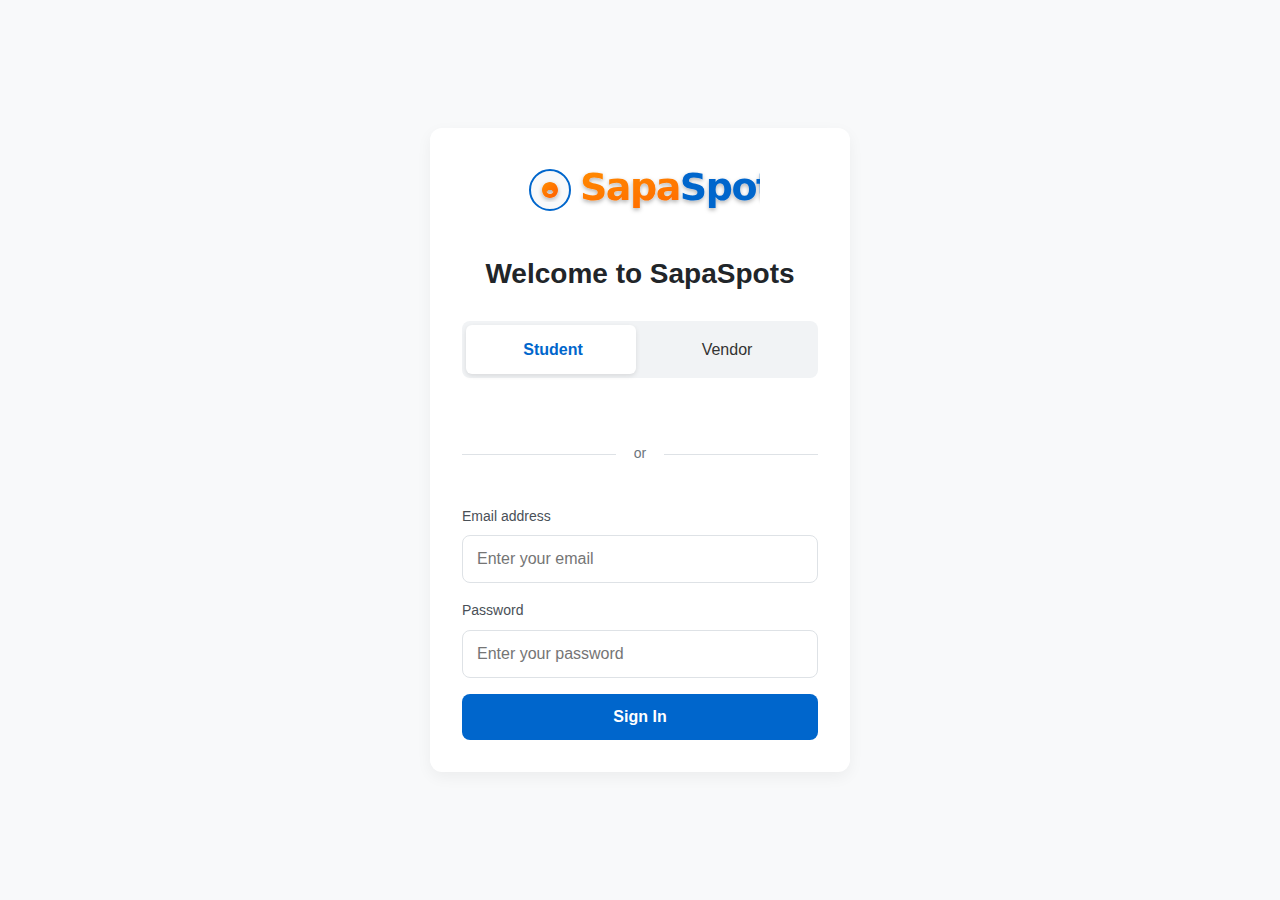
<file: order-details.html>
<!DOCTYPE html>
<html lang="en">
<head>
  <meta charset="UTF-8">
  <meta name="viewport" content="width=device-width, initial-scale=1.0">
  <title>Order Details - SapaSpots</title>
  <link rel="stylesheet" href="styles.css">
  <link rel="icon" href="favicon.svg" type="image/svg+xml">
  <style>
    /* Order details page styles */
    .page-header {
      padding: 2rem 1.5rem;
      background-color: #f8f9fa;
      border-radius: 12px;
      margin: 1.5rem auto;
      max-width: 1000px;
    }
    
    .page-title {
      font-size: 1.8rem;
      font-weight: 700;
      color: #212529;
      margin-bottom: 1rem;
    }
    
    .page-description {
      color: #6c757d;
      margin-bottom: 0;
      max-width: 700px;
    }
    
    .order-container {
      display: grid;
      grid-template-columns: 1fr 1fr;
      gap: 1.5rem;
      max-width: 1000px;
      margin: 0 auto 3rem;
      padding: 0 1.5rem;
    }
    
    .order-summary {
      background-color: #fff;
      border-radius: 12px;
      padding: 1.5rem;
      box-shadow: 0 4px 12px rgba(0, 0, 0, 0.05);
    }
    
    .summary-header {
      margin-bottom: 1.25rem;
      padding-bottom: 1rem;
      border-bottom: 1px solid #e9ecef;
    }
    
    .summary-title {
      font-size: 1.2rem;
      font-weight: 600;
      color: #212529;
      margin: 0 0 0.5rem;
    }
    
    .vendor-info {
      display: flex;
      align-items: center;
      gap: 0.5rem;
      color: #495057;
      font-size: 0.9rem;
    }
    
    .vendor-info svg {
      width: 16px;
      height: 16px;
      color: #6c757d;
    }
    
    .tray-items {
      margin-bottom: 1.5rem;
    }
    
    .tray-item {
      display: flex;
      align-items: flex-start;
      padding: 0.75rem 0;
      border-bottom: 1px solid #f1f3f5;
    }
    
    .item-quantity {
      min-width: 2rem;
      text-align: center;
      color: #495057;
      font-weight: 500;
      padding-top: 0.25rem;
    }
    
    .item-details {
      flex: 1;
      padding: 0 0.5rem;
    }
    
    .item-name {
      font-weight: 500;
      color: #212529;
      margin: 0 0 0.25rem;
    }
    
    .item-price {
      color: #495057;
      font-size: 0.9rem;
    }
    
    .item-total {
      text-align: right;
      color: #495057;
      font-weight: 500;
      padding-top: 0.25rem;
      min-width: 4.5rem;
    }
    
    .summary-totals {
      padding-top: 1rem;
    }
    
    .total-row {
      display: flex;
      justify-content: space-between;
      margin-bottom: 0.5rem;
      font-size: 0.95rem;
      color: #495057;
    }
    
    .grand-total-row {
      display: flex;
      justify-content: space-between;
      margin-top: 0.75rem;
      padding-top: 0.75rem;
      border-top: 1px solid #e9ecef;
      font-weight: 600;
      font-size: 1.1rem;
      color: #212529;
    }
    
    .order-form {
      background-color: #fff;
      border-radius: 12px;
      padding: 1.5rem;
      box-shadow: 0 4px 12px rgba(0, 0, 0, 0.05);
    }
    
    .form-title {
      font-size: 1.2rem;
      font-weight: 600;
      color: #212529;
      margin: 0 0 1.25rem;
      padding-bottom: 1rem;
      border-bottom: 1px solid #e9ecef;
    }
    
    .form-section {
      margin-bottom: 1.5rem;
    }
    
    .section-title {
      font-size: 1rem;
      font-weight: 600;
      color: #495057;
      margin: 0 0 1rem;
    }
    
    .form-group {
      margin-bottom: 1rem;
    }
    
    .form-label {
      display: block;
      margin-bottom: 0.5rem;
      font-weight: 500;
      color: #495057;
      font-size: 0.95rem;
    }
    
    .form-input {
      width: 100%;
      padding: 0.75rem 1rem;
      border: 1px solid #dee2e6;
      border-radius: 8px;
      font-size: 1rem;
      transition: all 0.2s ease;
    }
    
    .form-input:focus {
      outline: none;
      border-color: #0066cc;
      box-shadow: 0 0 0 3px rgba(0, 102, 204, 0.1);
    }
    
    .form-select {
      width: 100%;
      padding: 0.75rem 1rem;
      border: 1px solid #dee2e6;
      border-radius: 8px;
      font-size: 1rem;
      appearance: none;
      background-image: url("data:image/svg+xml;charset=utf-8,%3Csvg xmlns='http://www.w3.org/2000/svg' width='16' height='16' viewBox='0 0 24 24' fill='none' stroke='%236c757d' stroke-width='2' stroke-linecap='round' stroke-linejoin='round'%3E%3Cpath d='M6 9l6 6 6-6'/%3E%3C/svg%3E");
      background-repeat: no-repeat;
      background-position: right 1rem center;
      background-size: 16px;
      transition: all 0.2s ease;
    }
    
    .form-select:focus {
      outline: none;
      border-color: #0066cc;
      box-shadow: 0 0 0 3px rgba(0, 102, 204, 0.1);
    }
    
    .form-textarea {
      width: 100%;
      padding: 0.75rem 1rem;
      border: 1px solid #dee2e6;
      border-radius: 8px;
      font-size: 1rem;
      min-height: 100px;
      resize: vertical;
      transition: all 0.2s ease;
    }
    
    .form-textarea:focus {
      outline: none;
      border-color: #0066cc;
      box-shadow: 0 0 0 3px rgba(0, 102, 204, 0.1);
    }
    
    .form-check {
      display: flex;
      align-items: center;
      margin-bottom: 0.5rem;
    }
    
    .form-check-input {
      margin-right: 0.5rem;
      width: 18px;
      height: 18px;
    }
    
    .form-check-label {
      font-size: 0.95rem;
      color: #495057;
    }
    
    .form-row {
      display: grid;
      grid-template-columns: 1fr 1fr;
      gap: 1rem;
    }
    
    .submit-btn {
      display: block;
      width: 100%;
      padding: 1rem;
      background-color: #0066cc;
      color: white;
      border: none;
      border-radius: 8px;
      font-size: 1rem;
      font-weight: 600;
      cursor: pointer;
      transition: all 0.3s ease;
      margin-top: 1.5rem;
    }
    
    .submit-btn:hover {
      background-color: #0052a3;
    }
    
    .submit-btn:disabled {
      background-color: #a7c5e3;
      cursor: not-allowed;
    }
    
    .empty-tray {
      text-align: center;
      padding: 2rem 1rem;
      color: #6c757d;
    }
    
    .empty-tray svg {
      width: 64px;
      height: 64px;
      color: #adb5bd;
      margin-bottom: 1rem;
    }
    
    .empty-tray-message {
      font-size: 1.1rem;
      margin-bottom: 1.5rem;
    }
    
    .browse-btn {
      display: inline-flex;
      align-items: center;
      justify-content: center;
      padding: 0.75rem 1.25rem;
      background-color: #0066cc;
      color: white;
      border-radius: 8px;
      font-weight: 500;
      font-size: 0.95rem;
      transition: all 0.2s ease;
      gap: 0.5rem;
    }
    
    .browse-btn:hover {
      background-color: #0052a3;
    }
    
    /* Responsive styles */
    @media (max-width: 768px) {
      .order-container {
        grid-template-columns: 1fr;
      }
      
      .page-header {
        padding: 1.5rem 1rem;
        margin: 1rem;
      }
      
      .order-container {
        padding: 0 1rem;
      }
    }
  </style>
</head>
<body>
  <!-- Header will be loaded here -->
  <div id="header-container"></div>
  
  <main>
    <!-- Page header -->
    <div class="page-header">
      <h1 class="page-title">Order Details</h1>
      <p class="page-description">Complete your order information and confirm your delivery details.</p>
    </div>
    
    <!-- Order container -->
    <div class="order-container" id="order-container">
      <!-- Order summary -->
      <div class="order-summary">
        <div class="summary-header">
          <h2 class="summary-title">Order Summary</h2>
          <div class="vendor-info" id="vendor-info">
            <svg xmlns="http://www.w3.org/2000/svg" width="16" height="16" viewBox="0 0 24 24" fill="none" stroke="currentColor" stroke-width="2" stroke-linecap="round" stroke-linejoin="round">
              <path d="M21 10c0 7-9 13-9 13s-9-6-9-13a9 9 0 0 1 18 0z"></path>
              <circle cx="12" cy="10" r="3"></circle>
            </svg>
            <span id="vendor-name">Loading vendor...</span>
          </div>
        </div>
        
        <div class="tray-items" id="tray-items">
          <!-- Tray items will be populated with JavaScript -->
        </div>
        
        <div class="summary-totals">
          <div class="total-row">
            <span>Subtotal</span>
            <span id="subtotal">UGX 0</span>
          </div>
          <div class="total-row">
            <span>Delivery Fee</span>
            <span id="delivery-fee">UGX 2,000</span>
          </div>
          <div class="grand-total-row">
            <span>Total</span>
            <span id="grand-total">UGX 0</span>
          </div>
        </div>
      </div>
      
      <!-- Order form -->
      <div class="order-form">
        <h2 class="form-title">Delivery Information</h2>
        <form id="order-form">
          <div class="form-section">
            <h3 class="section-title">Contact Details</h3>
            <div class="form-group">
              <label for="name" class="form-label">Full Name</label>
              <input type="text" id="name" name="name" class="form-input" required>
            </div>
            <div class="form-row">
              <div class="form-group">
                <label for="phone" class="form-label">Phone Number</label>
                <input type="tel" id="phone" name="phone" class="form-input" required>
              </div>
              <div class="form-group">
                <label for="email" class="form-label">Email (optional)</label>
                <input type="email" id="email" name="email" class="form-input">
              </div>
            </div>
          </div>
          
          <div class="form-section">
            <h3 class="section-title">Delivery Location</h3>
            <div class="form-group">
              <label for="hall" class="form-label">Hall/Building</label>
              <select id="hall" name="hall" class="form-select" required>
                <option value="">Select a hall</option>
                <option value="University Hall">University Hall</option>
                <option value="Africa Hall">Africa Hall</option>
                <option value="Mary Stuart Hall">Mary Stuart Hall</option>
                <option value="Nsibirwa Hall">Nsibirwa Hall</option>
                <option value="Complex Hall">Complex Hall</option>
                <option value="Lumumba Hall">Lumumba Hall</option>
                <option value="Mitchell Hall">Mitchell Hall</option>
                <option value="Livingstone Hall">Livingstone Hall</option>
                <option value="MUBS Nakawa">MUBS Nakawa</option>
                <option value="COCIS Building">COCIS Building</option>
                <option value="CEDAT Building">CEDAT Building</option>
                <option value="Other">Other (specify in notes)</option>
              </select>
            </div>
            <div class="form-group">
              <label for="room" class="form-label">Room/Office Number</label>
              <input type="text" id="room" name="room" class="form-input" required>
            </div>
            <div class="form-group">
              <label for="notes" class="form-label">Delivery Notes (optional)</label>
              <textarea id="notes" name="notes" class="form-textarea" placeholder="Any additional instructions for delivery..."></textarea>
            </div>
          </div>
          
          <div class="form-section">
            <h3 class="section-title">Payment</h3>
            <div class="form-check">
              <input type="radio" id="payment-cash" name="payment" value="cash" class="form-check-input" checked>
              <label for="payment-cash" class="form-check-label">Cash on Delivery</label>
            </div>
            <div class="form-check">
              <input type="radio" id="payment-mobile" name="payment" value="mobile" class="form-check-input">
              <label for="payment-mobile" class="form-check-label">Mobile Money (Pay on confirmation)</label>
            </div>
          </div>
          
          <button type="submit" id="submit-order" class="submit-btn">Place Order</button>
        </form>
      </div>
    </div>
  </main>
  
  <!-- Empty tray template (will be shown if tray is empty) -->
  <template id="empty-tray-template">
    <div class="empty-tray">
      <svg xmlns="http://www.w3.org/2000/svg" width="64" height="64" viewBox="0 0 24 24" fill="none" stroke="currentColor" stroke-width="2" stroke-linecap="round" stroke-linejoin="round">
        <path d="M3 3h18v18H3zM12 8v8m-4-4h8"></path>
      </svg>
      <div class="empty-tray-message">Your tray is empty</div>
      <a href="vendors.html" class="browse-btn">
        <svg xmlns="http://www.w3.org/2000/svg" width="16" height="16" viewBox="0 0 24 24" fill="none" stroke="currentColor" stroke-width="2" stroke-linecap="round" stroke-linejoin="round">
          <line x1="8" y1="6" x2="21" y2="6"></line>
          <line x1="8" y1="12" x2="21" y2="12"></line>
          <line x1="8" y1="18" x2="21" y2="18"></line>
          <line x1="3" y1="6" x2="3.01" y2="6"></line>
          <line x1="3" y1="12" x2="3.01" y2="12"></line>
          <line x1="3" y1="18" x2="3.01" y2="18"></line>
        </svg>
        Browse Vendors
      </a>
    </div>
  </template>
  
  <!-- Footer will be loaded here -->
  <div id="footer-container"></div>
  
  <script src="localstorage-utils.js"></script>
  <script src="script.js"></script>
  <script src="realtime-sync.js"></script>
  <script>
    // Format price in UGX
    function formatPrice(price) {
      return 'UGX ' + price.toString().replace(/\B(?=(\d{3})+(?!\d))/g, ',');
    }
    
    // Get Vendor Information
    function getVendorInfo(vendorId) {
      const vendors = JSON.parse(localStorage.getItem('vendors')) || [];
      return vendors.find(vendor => vendor.id === vendorId || vendor.vendorId === vendorId);
    }
    
    // Load tray items and calculate totals
    function loadTrayItems() {
      const trayItems = getTray();
      const trayItemsContainer = document.getElementById('tray-items');
      
      // If tray is empty, show empty state
      if (!trayItems || trayItems.length === 0) {
        const emptyTemplate = document.getElementById('empty-tray-template');
        const emptyContent = emptyTemplate.content.cloneNode(true);
        
        const orderContainer = document.getElementById('order-container');
        orderContainer.innerHTML = '';
        orderContainer.appendChild(emptyContent);
        return;
      }
      
      // Get vendor ID from the first item (all items should be from same vendor)
      const vendorId = trayItems[0].vendorId;
      const vendor = getVendorInfo(vendorId);
      
      // Update vendor info
      if (vendor) {
        document.getElementById('vendor-name').textContent = vendor.name;
      }
      
      // Clear tray items container
      trayItemsContainer.innerHTML = '';
      
      // Calculate subtotal
      let subtotal = 0;
      
      // Add tray items to the container
      trayItems.forEach(item => {
        const itemTotal = item.price * item.qty;
        subtotal += itemTotal;
        
        const trayItem = document.createElement('div');
        trayItem.className = 'tray-item';
        trayItem.innerHTML = `
          <div class="item-quantity">${item.qty}x</div>
          <div class="item-details">
            <div class="item-name">${item.name}</div>
            <div class="item-price">${formatPrice(item.price)} each</div>
          </div>
          <div class="item-total">${formatPrice(itemTotal)}</div>
        `;
        
        trayItemsContainer.appendChild(trayItem);
      });
      
      // Update totals
      const deliveryFee = 2000; // Fixed delivery fee
      const total = subtotal + deliveryFee;
      
      document.getElementById('subtotal').textContent = formatPrice(subtotal);
      document.getElementById('delivery-fee').textContent = formatPrice(deliveryFee);
      document.getElementById('grand-total').textContent = formatPrice(total);
    }
    
    // Prefill form with user profile data
    function prefillFormWithUserData() {
      const userProfile = JSON.parse(localStorage.getItem('userProfile')) || {};
      
      // Prefill form fields if data exists
      if (userProfile.name) {
        document.getElementById('name').value = userProfile.name;
      }
      
      if (userProfile.phone) {
        document.getElementById('phone').value = userProfile.phone;
      }
      
      if (userProfile.email) {
        document.getElementById('email').value = userProfile.email;
      }
      
      if (userProfile.hall) {
        document.getElementById('hall').value = userProfile.hall;
      }
      
      if (userProfile.room) {
        document.getElementById('room').value = userProfile.room;
      }
    }
    
    // Generate order ID based on timestamp
    function generateOrderId() {
      const timestamp = new Date().getTime();
      const random = Math.floor(Math.random() * 1000);
      return `ORD-${timestamp}-${random}`;
    }
    
    // Handle form submission
    function handleOrderSubmission(event) {
      event.preventDefault();
      
      // Get tray items
      const trayItems = getTray();
      
      // If tray is empty, don't proceed
      if (!trayItems || trayItems.length === 0) {
        alert('Your tray is empty. Please add items before placing an order.');
        return;
      }
      
      // Get form data
      const formData = new FormData(event.target);
      const orderData = {
        orderId: generateOrderId(),
        timestamp: new Date().toISOString(),
        status: 'pending',
        customer: {
          name: formData.get('name'),
          phone: formData.get('phone'),
          email: formData.get('email'),
          hall: formData.get('hall'),
          room: formData.get('room'),
          notes: formData.get('notes')
        },
        paymentMethod: formData.get('payment'),
        items: trayItems,
        vendorId: trayItems[0].vendorId,
        subtotal: calculateSubtotal(trayItems),
        deliveryFee: 2000,
        total: calculateSubtotal(trayItems) + 2000
      };
      
      // Save user location data to profile if not already saved
      saveUserLocationData(formData);
      
      // Save order to localStorage
      addOrder(orderData);
      
      // Clear tray
      clearTray();
      
      // Show success message
      alert('Your order has been placed successfully!');
      
      // Redirect to student dashboard
      window.location.href = 'student-dashboard.html';
    }
    
    // Calculate subtotal
    function calculateSubtotal(items) {
      return items.reduce((total, item) => total + (item.price * item.qty), 0);
    }
    
    // Save user location data to profile
    function saveUserLocationData(formData) {
      const userProfile = JSON.parse(localStorage.getItem('userProfile')) || {};
      
      // Only update if the fields were not already filled
      if (!userProfile.phone) {
        userProfile.phone = formData.get('phone');
      }
      
      if (!userProfile.hall) {
        userProfile.hall = formData.get('hall');
      }
      
      if (!userProfile.room) {
        userProfile.room = formData.get('room');
      }
      
      localStorage.setItem('userProfile', JSON.stringify(userProfile));
    }
    
    // Initialize page
    document.addEventListener('DOMContentLoaded', () => {
      loadTrayItems();
      prefillFormWithUserData();
      
      // Add event listener for form submission
      const orderForm = document.getElementById('order-form');
      if (orderForm) {
        orderForm.addEventListener('submit', handleOrderSubmission);
      }
    });
  </script>
</body>
</html>
</file>
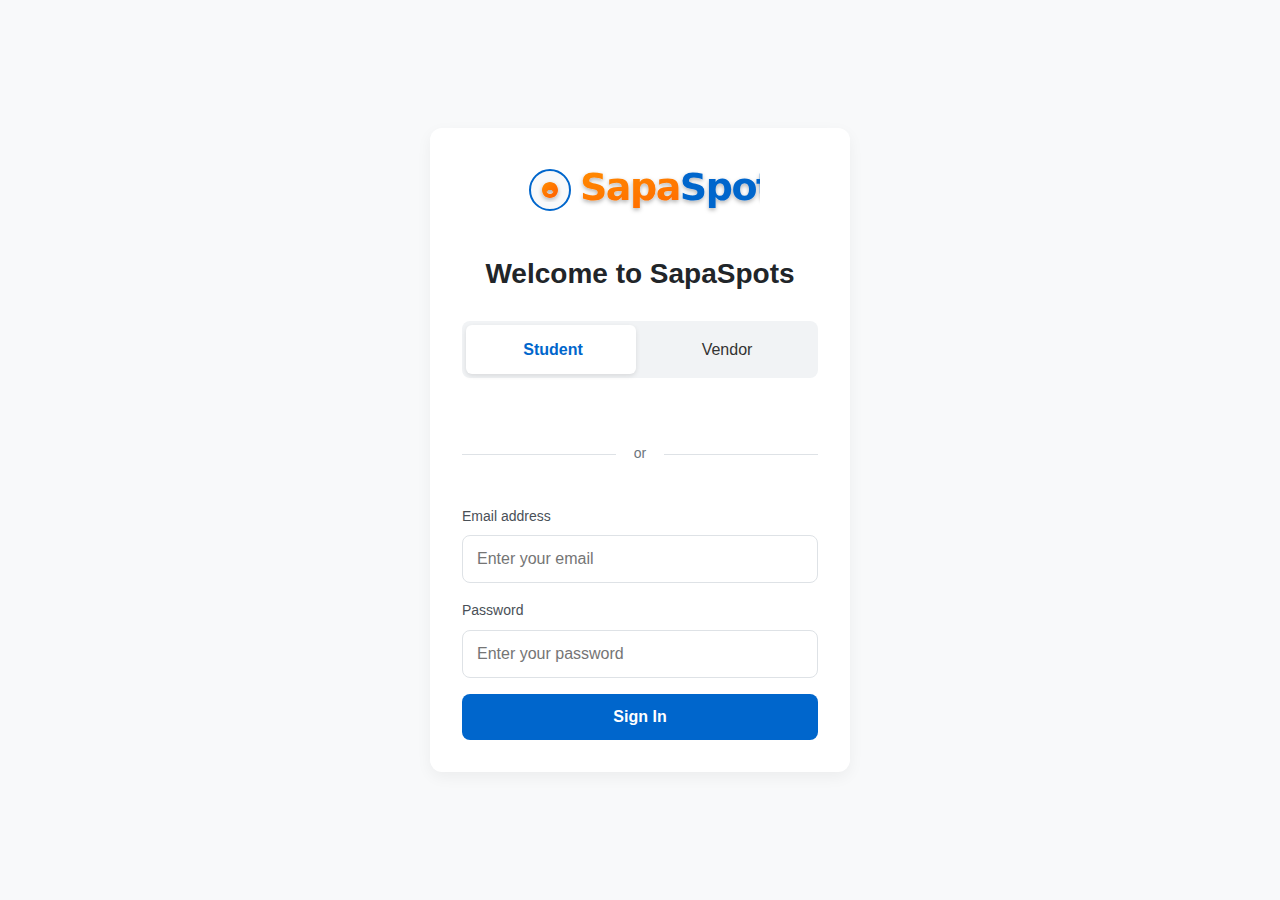
<file: privacy-policy.html>
<!DOCTYPE html>
<html lang="en">
<head>
  <meta charset="UTF-8">
  <meta name="viewport" content="width=device-width, initial-scale=1.0">
  <title>Privacy Policy - SapaSpots</title>
  <link rel="stylesheet" href="styles.css">
  <link rel="icon" href="favicon.svg" type="image/svg+xml">
  <style>
    /* Privacy Policy page styles */
    .page-header {
      padding: 2.5rem 1.5rem;
      background-color: #f8f9fa;
      border-radius: 12px;
      margin: 1.5rem auto;
      max-width: 1200px;
      text-align: center;
    }
    
    .page-title {
      font-size: 2.2rem;
      font-weight: 700;
      color: #212529;
      margin-bottom: 1rem;
    }
    
    .page-subtitle {
      color: #6c757d;
      font-size: 1.2rem;
      max-width: 700px;
      margin: 0 auto 1.5rem;
    }
    
    .page-content {
      max-width: 900px;
      margin: 0 auto 3rem;
      padding: 0 1.5rem;
    }
    
    .last-updated {
      text-align: center;
      color: #6c757d;
      font-size: 0.95rem;
      margin-bottom: 2.5rem;
    }
    
    .policy-section {
      margin-bottom: 3rem;
    }
    
    .section-title {
      font-size: 1.6rem;
      font-weight: 700;
      color: #212529;
      margin-bottom: 1.25rem;
      position: relative;
      padding-left: 1rem;
      border-left: 4px solid #0066cc;
    }
    
    .section-content {
      color: #495057;
      font-size: 1.05rem;
      line-height: 1.7;
    }
    
    .section-content p {
      margin-bottom: 1.25rem;
    }
    
    .section-content ul, 
    .section-content ol {
      margin-bottom: 1.25rem;
      padding-left: 1.5rem;
    }
    
    .section-content li {
      margin-bottom: 0.75rem;
    }
    
    .section-content strong {
      font-weight: 600;
      color: #212529;
    }
    
    .section-content h3 {
      font-size: 1.25rem;
      font-weight: 600;
      color: #212529;
      margin: 1.75rem 0 1rem;
    }
    
    .section-content h4 {
      font-size: 1.1rem;
      font-weight: 600;
      color: #212529;
      margin: 1.5rem 0 0.75rem;
    }
    
    .highlight-box {
      background-color: #e6f2ff;
      border-left: 4px solid #0066cc;
      padding: 1.5rem;
      margin: 1.5rem 0;
      border-radius: 8px;
    }
    
    .highlight-box p:last-child {
      margin-bottom: 0;
    }
    
    .table-container {
      overflow-x: auto;
      margin: 1.5rem 0;
    }
    
    .policy-table {
      width: 100%;
      border-collapse: collapse;
      margin-bottom: 1.5rem;
    }
    
    .policy-table th {
      background-color: #f1f3f5;
      text-align: left;
      padding: 1rem;
      font-weight: 600;
      color: #212529;
      border-bottom: 2px solid #dee2e6;
    }
    
    .policy-table td {
      padding: 1rem;
      border-bottom: 1px solid #e9ecef;
      color: #495057;
    }
    
    .policy-table tr:hover {
      background-color: #f8f9fa;
    }
    
    .contact-cta {
      background-color: #f8f9fa;
      border-radius: 12px;
      padding: 2rem;
      margin-top: 2.5rem;
      text-align: center;
    }
    
    .cta-title {
      font-size: 1.4rem;
      font-weight: 700;
      color: #212529;
      margin-bottom: 1rem;
    }
    
    .cta-text {
      color: #6c757d;
      font-size: 1.05rem;
      margin-bottom: 1.5rem;
      max-width: 600px;
      margin-left: auto;
      margin-right: auto;
    }
    
    .contact-btn {
      display: inline-flex;
      align-items: center;
      justify-content: center;
      padding: 0.875rem 1.5rem;
      background-color: #0066cc;
      color: white;
      border: none;
      border-radius: 8px;
      font-size: 1rem;
      font-weight: 600;
      gap: 0.5rem;
      transition: all 0.3s ease;
      text-decoration: none;
    }
    
    .contact-btn:hover {
      background-color: #0052a3;
      transform: translateY(-2px);
    }
    
    .toc {
      background-color: #f8f9fa;
      border-radius: 12px;
      padding: 1.5rem 2rem;
      margin-bottom: 2.5rem;
    }
    
    .toc-title {
      font-size: 1.25rem;
      font-weight: 600;
      color: #212529;
      margin-bottom: 1rem;
    }
    
    .toc-list {
      list-style-type: none;
      padding: 0;
      margin: 0;
    }
    
    .toc-list li {
      margin-bottom: 0.75rem;
      padding-left: 1.25rem;
      position: relative;
    }
    
    .toc-list li::before {
      content: '';
      position: absolute;
      left: 0;
      top: 0.6rem;
      width: 6px;
      height: 6px;
      border-radius: 50%;
      background-color: #0066cc;
    }
    
    .toc-list a {
      color: #495057;
      text-decoration: none;
      transition: color 0.2s ease;
    }
    
    .toc-list a:hover {
      color: #0066cc;
    }
    
    /* Responsive styles */
    @media (max-width: 768px) {
      .page-header {
        padding: 2rem 1rem;
        margin: 1rem;
      }
      
      .page-title {
        font-size: 1.8rem;
      }
      
      .page-subtitle {
        font-size: 1.1rem;
      }
      
      .page-content {
        padding: 0 1rem;
      }
      
      .section-title {
        font-size: 1.4rem;
      }
      
      .section-content {
        font-size: 1rem;
      }
      
      .section-content h3 {
        font-size: 1.2rem;
      }
      
      .contact-cta {
        padding: 1.5rem;
      }
    }
  </style>
</head>
<body>
  <!-- Header will be loaded here -->
  <div id="header-container"></div>
  
  <main>
    <!-- Page header -->
    <div class="page-header">
      <h1 class="page-title">Privacy Policy</h1>
      <p class="page-subtitle">Understand how we collect, use, and protect your personal information</p>
    </div>
    
    <!-- Page content -->
    <div class="page-content">
      <div class="last-updated">Last Updated: October 15, 2023</div>
      
      <!-- Table of Contents -->
      <div class="toc">
        <h2 class="toc-title">Table of Contents</h2>
        <ul class="toc-list">
          <li><a href="#introduction">Introduction</a></li>
          <li><a href="#information-we-collect">Information We Collect</a></li>
          <li><a href="#how-we-use-information">How We Use Your Information</a></li>
          <li><a href="#information-sharing">Information Sharing</a></li>
          <li><a href="#data-security">Data Security</a></li>
          <li><a href="#your-rights">Your Rights</a></li>
          <li><a href="#cookies">Cookies and Similar Technologies</a></li>
          <li><a href="#third-party-links">Third-Party Links</a></li>
          <li><a href="#changes">Changes to This Privacy Policy</a></li>
          <li><a href="#contact">Contact Us</a></li>
        </ul>
      </div>
      
      <!-- Introduction Section -->
      <section id="introduction" class="policy-section">
        <h2 class="section-title">Introduction</h2>
        <div class="section-content">
          <p>SapaSpots ("we," "our," or "us") is committed to protecting your privacy. This Privacy Policy explains how we collect, use, disclose, and safeguard your information when you visit our website or use our mobile application (collectively, the "Platform").</p>
          
          <p>Please read this Privacy Policy carefully. By accessing or using our Platform, you acknowledge that you have read, understood, and agree to be bound by all the terms of this Privacy Policy. If you do not agree with our policies and practices, please do not use our Platform.</p>
          
          <p>This Privacy Policy applies to all users of our Platform, including students and vendors. We collect different information depending on whether you are a student ordering food or a vendor listing your services.</p>
        </div>
      </section>
      
      <!-- Information We Collect Section -->
      <section id="information-we-collect" class="policy-section">
        <h2 class="section-title">Information We Collect</h2>
        <div class="section-content">
          <p>We collect several types of information from and about users of our Platform, including:</p>
          
          <h3>Personal Information</h3>
          <p>When you register for an account, place an order, or use certain features of our Platform, we may collect personal information, including:</p>
          
          <ul>
            <li><strong>Contact Information:</strong> Name, email address, phone number, and delivery address.</li>
            <li><strong>Account Information:</strong> Username, password, account preferences, and profile picture.</li>
            <li><strong>Payment Information:</strong> Payment method details, billing address, and transaction history.</li>
            <li><strong>Location Information:</strong> With your consent, we may collect your precise location to facilitate delivery and provide location-based services.</li>
          </ul>
          
          <h3>Usage Information</h3>
          <p>We automatically collect certain information about how you interact with our Platform, including:</p>
          
          <ul>
            <li><strong>Device Information:</strong> Device type, operating system, browser type, IP address, and device identifiers.</li>
            <li><strong>Usage Data:</strong> Pages visited, time spent on pages, links clicked, and other actions taken within our Platform.</li>
            <li><strong>Order Information:</strong> Items ordered, order frequency, preferred vendors, and delivery instructions.</li>
          </ul>
          
          <h3>Information from Vendors</h3>
          <p>If you are a vendor on our Platform, we may collect additional information, including:</p>
          
          <ul>
            <li><strong>Business Information:</strong> Business name, description, location, opening hours, and menu items.</li>
            <li><strong>Tax and Financial Information:</strong> Tax identification numbers, bank account details, and payment processing information.</li>
            <li><strong>Business Representative Information:</strong> Contact details for authorized representatives of the business.</li>
          </ul>
          
          <div class="highlight-box">
            <p>We do not knowingly collect personal information from individuals under the age of 18 without parental consent. If we learn that we have collected personal information from a child under 18, we will promptly delete that information.</p>
          </div>
        </div>
      </section>
      
      <!-- How We Use Your Information Section -->
      <section id="how-we-use-information" class="policy-section">
        <h2 class="section-title">How We Use Your Information</h2>
        <div class="section-content">
          <p>We use the information we collect for various purposes, including:</p>
          
          <div class="table-container">
            <table class="policy-table">
              <thead>
                <tr>
                  <th>Purpose</th>
                  <th>Description</th>
                </tr>
              </thead>
              <tbody>
                <tr>
                  <td>Providing Services</td>
                  <td>To process and fulfill orders, facilitate deliveries, and provide customer support.</td>
                </tr>
                <tr>
                  <td>Account Management</td>
                  <td>To create and maintain your account, authenticate users, and provide personalized experiences.</td>
                </tr>
                <tr>
                  <td>Communication</td>
                  <td>To contact you regarding your orders, account, or changes to our policies.</td>
                </tr>
                <tr>
                  <td>Improvement</td>
                  <td>To analyze usage patterns, diagnose technical issues, and improve our Platform.</td>
                </tr>
                <tr>
                  <td>Marketing</td>
                  <td>With your consent, to send promotional emails, special offers, and other marketing communications.</td>
                </tr>
                <tr>
                  <td>Legal Compliance</td>
                  <td>To comply with applicable laws, regulations, legal processes, or governmental requests.</td>
                </tr>
              </tbody>
            </table>
          </div>
          
          <p>We process your information for these purposes based on one or more of the following legal grounds:</p>
          
          <ul>
            <li><strong>Contract:</strong> Processing is necessary to perform the contract we have with you (such as fulfilling orders).</li>
            <li><strong>Legitimate Interests:</strong> Processing is necessary for our legitimate interests (such as improving our services).</li>
            <li><strong>Consent:</strong> You have given consent to the processing of your personal data for specific purposes.</li>
            <li><strong>Legal Obligation:</strong> Processing is necessary for compliance with a legal obligation.</li>
          </ul>
        </div>
      </section>
      
      <!-- Information Sharing Section -->
      <section id="information-sharing" class="policy-section">
        <h2 class="section-title">Information Sharing</h2>
        <div class="section-content">
          <p>We may share your information in the following circumstances:</p>
          
          <h3>Service Providers</h3>
          <p>We may share your information with third-party service providers that perform services on our behalf, such as payment processing, data analysis, email delivery, hosting services, and customer service.</p>
          
          <h3>Vendors and Delivery Partners</h3>
          <p>When you place an order, we share relevant information with the vendor and any delivery partner involved in fulfilling your order, including your name, contact information, delivery address, and order details.</p>
          
          <h3>Business Transfers</h3>
          <p>If we are involved in a merger, acquisition, or sale of all or a portion of our assets, your information may be transferred as part of that transaction.</p>
          
          <h3>Legal Requirements</h3>
          <p>We may disclose your information if required to do so by law or in response to valid requests by public authorities (e.g., a court or government agency).</p>
          
          <h3>With Your Consent</h3>
          <p>We may share your information with third parties when you have given us your consent to do so.</p>
          
          <div class="highlight-box">
            <p><strong>Important:</strong> We do not sell, rent, or trade your personal information to third parties for their marketing purposes without your explicit consent.</p>
          </div>
        </div>
      </section>
      
      <!-- Data Security Section -->
      <section id="data-security" class="policy-section">
        <h2 class="section-title">Data Security</h2>
        <div class="section-content">
          <p>We implement appropriate technical and organizational measures to protect the security of your personal information. However, please be aware that no method of transmission over the Internet or method of electronic storage is 100% secure.</p>
          
          <p>Our security measures include:</p>
          
          <ul>
            <li>Encryption of sensitive data in transit and at rest</li>
            <li>Secure user authentication processes</li>
            <li>Regular security assessments and updates</li>
            <li>Access controls for our systems and databases</li>
            <li>Employee training on data security practices</li>
          </ul>
          
          <p>While we strive to use commercially acceptable means to protect your personal information, we cannot guarantee its absolute security. If you have reason to believe that your interaction with us is no longer secure, please immediately notify us.</p>
        </div>
      </section>
      
      <!-- Your Rights Section -->
      <section id="your-rights" class="policy-section">
        <h2 class="section-title">Your Rights</h2>
        <div class="section-content">
          <p>Depending on your location, you may have certain rights regarding your personal information, including:</p>
          
          <ul>
            <li><strong>Access:</strong> You can request access to your personal information we hold.</li>
            <li><strong>Correction:</strong> You can request that we correct inaccurate or incomplete information.</li>
            <li><strong>Deletion:</strong> You can request that we delete your personal information in certain circumstances.</li>
            <li><strong>Restriction:</strong> You can request that we restrict the processing of your information in certain circumstances.</li>
            <li><strong>Data Portability:</strong> You can request a copy of the information you provided to us in a structured, commonly used, and machine-readable format.</li>
            <li><strong>Objection:</strong> You can object to our processing of your personal information in certain circumstances.</li>
            <li><strong>Withdraw Consent:</strong> Where we rely on your consent to process your personal information, you can withdraw your consent at any time.</li>
          </ul>
          
          <p>To exercise any of these rights, please contact us using the contact information provided at the end of this Privacy Policy. We will respond to your request within the timeframe required by applicable law.</p>
        </div>
      </section>
      
      <!-- Cookies Section -->
      <section id="cookies" class="policy-section">
        <h2 class="section-title">Cookies and Similar Technologies</h2>
        <div class="section-content">
          <p>We use cookies and similar tracking technologies to collect and use information about you. Cookies are small text files that are stored on your device when you visit a website.</p>
          
          <p>We use the following types of cookies:</p>
          
          <ul>
            <li><strong>Essential Cookies:</strong> These cookies are necessary for the Platform to function and cannot be switched off. They are usually set in response to actions you take, such as setting your privacy preferences, logging in, or filling in forms.</li>
            <li><strong>Analytical/Performance Cookies:</strong> These cookies allow us to recognize and count the number of visitors and to see how visitors move around our Platform. This helps us improve how our Platform works.</li>
            <li><strong>Functionality Cookies:</strong> These cookies enable the Platform to provide enhanced functionality and personalization. They may be set by us or by third-party providers whose services we have added to our pages.</li>
            <li><strong>Targeting Cookies:</strong> These cookies may be set through our Platform by our advertising partners. They may be used by those companies to build a profile of your interests and show you relevant advertisements on other websites.</li>
          </ul>
          
          <p>You can set your browser to refuse all or some browser cookies, or to alert you when websites set or access cookies. If you disable or refuse cookies, please note that some parts of the Platform may become inaccessible or not function properly.</p>
        </div>
      </section>
      
      <!-- Third-Party Links Section -->
      <section id="third-party-links" class="policy-section">
        <h2 class="section-title">Third-Party Links</h2>
        <div class="section-content">
          <p>Our Platform may contain links to third-party websites and services that are not owned or controlled by SapaSpots. We have no control over, and assume no responsibility for, the content, privacy policies, or practices of any third-party websites or services.</p>
          
          <p>We strongly advise you to review the privacy policy of every site you visit. We have no control over and assume no responsibility for the content, privacy policies, or practices of any third-party sites or services.</p>
        </div>
      </section>
      
      <!-- Changes Section -->
      <section id="changes" class="policy-section">
        <h2 class="section-title">Changes to This Privacy Policy</h2>
        <div class="section-content">
          <p>We may update our Privacy Policy from time to time. We will notify you of any changes by posting the new Privacy Policy on this page and updating the "Last Updated" date at the top of this Privacy Policy.</p>
          
          <p>You are advised to review this Privacy Policy periodically for any changes. Changes to this Privacy Policy are effective when they are posted on this page. Your continued use of the Platform after we post any modifications to the Privacy Policy will constitute your acknowledgment of the modifications and your consent to abide and be bound by the modified Privacy Policy.</p>
        </div>
      </section>
      
      <!-- Contact Section -->
      <section id="contact" class="policy-section">
        <h2 class="section-title">Contact Us</h2>
        <div class="section-content">
          <p>If you have any questions or concerns about this Privacy Policy or our data practices, please contact us at:</p>
          
          <p>
            <strong>Email:</strong> <a href="mailto:privacy@sapaspots.com">privacy@sapaspots.com</a><br>
            <strong>Address:</strong> SapaSpots, Makerere Business School, Room 205, Kampala, Uganda<br>
            <strong>Phone:</strong> +256 700 123 456
          </p>
          
          <div class="contact-cta">
            <h3 class="cta-title">Have questions about your privacy?</h3>
            <p class="cta-text">If you have specific questions about your data or would like to exercise your rights, our privacy team is here to help.</p>
            <a href="contact-us.html" class="contact-btn">
              <svg xmlns="http://www.w3.org/2000/svg" width="20" height="20" viewBox="0 0 24 24" fill="none" stroke="currentColor" stroke-width="2" stroke-linecap="round" stroke-linejoin="round">
                <path d="M4 4h16c1.1 0 2 .9 2 2v12c0 1.1-.9 2-2 2H4c-1.1 0-2-.9-2-2V6c0-1.1.9-2 2-2z"></path>
                <polyline points="22,6 12,13 2,6"></polyline>
              </svg>
              Contact Our Privacy Team
            </a>
          </div>
        </div>
      </section>
    </div>
  </main>
  
  <!-- Footer will be loaded here -->
  <div id="footer-container"></div>
  
  <script src="script.js"></script>
  <script>
    document.addEventListener('DOMContentLoaded', function() {
      // Smooth scrolling for anchor links
      document.querySelectorAll('a[href^="#"]').forEach(anchor => {
        anchor.addEventListener('click', function(e) {
          e.preventDefault();
          
          const targetId = this.getAttribute('href');
          const targetElement = document.querySelector(targetId);
          
          if (targetElement) {
            window.scrollTo({
              top: targetElement.offsetTop - 100,
              behavior: 'smooth'
            });
          }
        });
      });
    });
  </script>
</body>
</html>
</file>
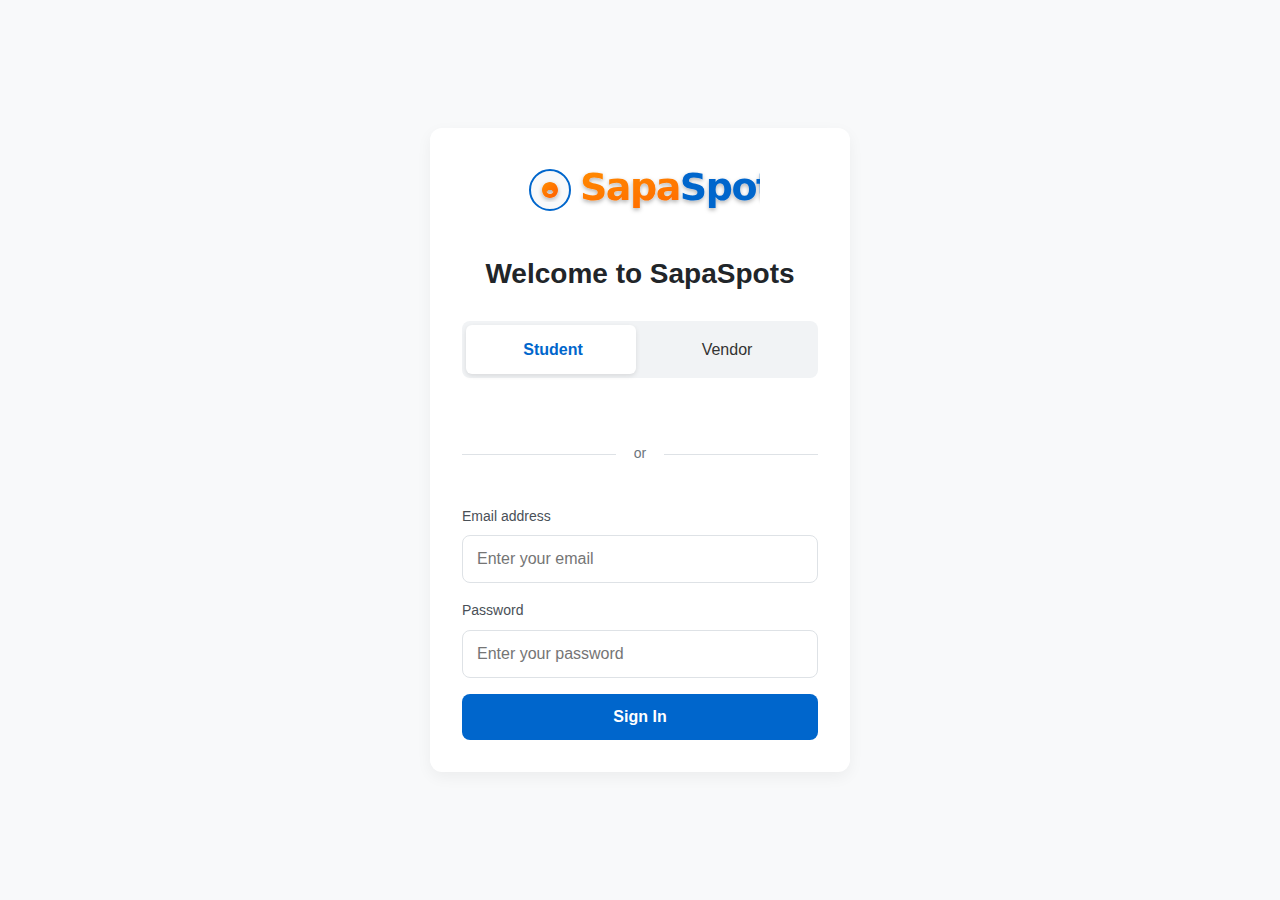
<file: student-dashboard.html>
<!DOCTYPE html>
<html lang="en">
<head>
  <meta charset="UTF-8">
  <meta name="viewport" content="width=device-width, initial-scale=1.0">
  <title>Student Dashboard - SapaSpots</title>
  <link rel="stylesheet" href="styles.css">
  <link rel="icon" href="favicon.svg" type="image/svg+xml">
  <style>
    /* Dashboard styles */
    .dashboard-header {
      padding: 2rem 1.5rem;
      background-color: #f8f9fa;
      border-radius: 12px;
      margin: 1.5rem auto;
      max-width: 1000px;
      display: flex;
      align-items: center;
      gap: 1.5rem;
    }
    
    .dashboard-user-avatar {
      width: 70px;
      height: 70px;
      border-radius: 50%;
      object-fit: cover;
      box-shadow: 0 4px 12px rgba(0, 0, 0, 0.1);
    }
    
    .dashboard-user-info {
      flex: 1;
    }
    
    .dashboard-welcome {
      font-size: 1.8rem;
      font-weight: 700;
      color: #212529;
      margin-bottom: 0.5rem;
    }
    
    .dashboard-subtitle {
      color: #6c757d;
      margin-bottom: 0;
    }
    
    .dashboard-stats {
      display: grid;
      grid-template-columns: repeat(3, 1fr);
      gap: 1rem;
      max-width: 1000px;
      margin: 0 auto 1.5rem;
      padding: 0 1.5rem;
    }
    
    .stat-card {
      background-color: #fff;
      border-radius: 12px;
      padding: 1.25rem;
      box-shadow: 0 4px 12px rgba(0, 0, 0, 0.05);
      text-align: center;
      transition: all 0.3s ease;
    }
    
    .stat-card:hover {
      transform: translateY(-4px);
      box-shadow: 0 8px 16px rgba(0, 0, 0, 0.1);
    }
    
    .stat-number {
      font-size: 2rem;
      font-weight: 700;
      color: #0066cc;
      margin-bottom: 0.5rem;
    }
    
    .stat-label {
      color: #495057;
      font-size: 0.95rem;
      font-weight: 500;
    }
    
    .dashboard-section {
      max-width: 1000px;
      margin: 0 auto 3rem;
      padding: 0 1.5rem;
    }
    
    .section-header {
      display: flex;
      justify-content: space-between;
      align-items: center;
      margin-bottom: 1.25rem;
    }
    
    .section-title {
      font-size: 1.5rem;
      font-weight: 700;
      color: #212529;
      margin: 0;
    }
    
    .view-all-link {
      color: #0066cc;
      font-weight: 500;
      font-size: 0.95rem;
      display: flex;
      align-items: center;
      gap: 0.35rem;
    }
    
    .view-all-link svg {
      width: 16px;
      height: 16px;
    }
    
    .orders-list {
      display: flex;
      flex-direction: column;
      gap: 1rem;
    }
    
    .order-card {
      background-color: #fff;
      border-radius: 12px;
      padding: 1.5rem;
      box-shadow: 0 4px 12px rgba(0, 0, 0, 0.05);
      transition: all 0.3s ease;
    }
    
    .order-card:hover {
      box-shadow: 0 8px 16px rgba(0, 0, 0, 0.1);
    }
    
    .order-header {
      display: flex;
      justify-content: space-between;
      align-items: flex-start;
      margin-bottom: 1rem;
      flex-wrap: wrap;
      gap: 0.5rem;
    }
    
    .order-id {
      font-size: 1.1rem;
      font-weight: 600;
      color: #212529;
      margin: 0;
    }
    
    .order-date {
      color: #6c757d;
      font-size: 0.9rem;
    }
    
    .order-status {
      font-size: 0.75rem;
      font-weight: 600;
      padding: 0.25rem 0.5rem;
      border-radius: 4px;
      text-transform: uppercase;
    }
    
    .status-pending {
      background-color: #fff3cd;
      color: #856404;
    }
    
    .status-accepted {
      background-color: #d4edda;
      color: #155724;
    }
    
    .status-rejected {
      background-color: #f8d7da;
      color: #721c24;
    }
    
    .status-cancelled {
      background-color: #e9ecef;
      color: #495057;
    }
    
    .order-vendor {
      margin-bottom: 1rem;
      display: flex;
      align-items: center;
      gap: 0.5rem;
      color: #495057;
      font-size: 0.95rem;
    }
    
    .order-vendor svg {
      width: 16px;
      height: 16px;
      color: #6c757d;
    }
    
    .order-items {
      margin-bottom: 1rem;
      display: flex;
      flex-wrap: wrap;
      gap: 0.5rem;
    }
    
    .order-item-pill {
      background-color: #f1f3f5;
      color: #495057;
      font-size: 0.85rem;
      padding: 0.25rem 0.75rem;
      border-radius: 20px;
      display: flex;
      align-items: center;
    }
    
    .item-quantity {
      font-weight: 600;
      margin-right: 0.35rem;
    }
    
    .order-footer {
      display: flex;
      justify-content: space-between;
      align-items: center;
      padding-top: 1rem;
      border-top: 1px solid #e9ecef;
    }
    
    .order-total {
      font-weight: 600;
      color: #212529;
    }
    
    .order-actions {
      display: flex;
      gap: 0.75rem;
    }
    
    .btn-action {
      padding: 0.5rem 1rem;
      border-radius: 8px;
      font-size: 0.9rem;
      font-weight: 500;
      cursor: pointer;
      transition: all 0.2s ease;
      display: flex;
      align-items: center;
      gap: 0.35rem;
    }
    
    .btn-primary {
      background-color: #0066cc;
      color: white;
      border: none;
    }
    
    .btn-primary:hover {
      background-color: #0052a3;
    }
    
    .btn-danger {
      background-color: #dc3545;
      color: white;
      border: none;
    }
    
    .btn-danger:hover {
      background-color: #c82333;
    }
    
    .btn-outline {
      background-color: transparent;
      border: 1px solid #dee2e6;
      color: #495057;
    }
    
    .btn-outline:hover {
      background-color: #f8f9fa;
    }
    
    .no-orders {
      text-align: center;
      padding: 3rem 1rem;
      color: #6c757d;
    }
    
    .no-orders svg {
      width: 64px;
      height: 64px;
      color: #adb5bd;
      margin-bottom: 1rem;
    }
    
    .no-orders-message {
      font-size: 1.1rem;
      margin-bottom: 1.5rem;
    }
    
    .start-ordering-btn {
      display: inline-flex;
      align-items: center;
      justify-content: center;
      padding: 0.75rem 1.25rem;
      background-color: #0066cc;
      color: white;
      border-radius: 8px;
      font-weight: 500;
      font-size: 0.95rem;
      transition: all 0.2s ease;
      gap: 0.5rem;
    }
    
    .start-ordering-btn:hover {
      background-color: #0052a3;
    }
    
    /* Responsive styles */
    @media (max-width: 768px) {
      .dashboard-header {
        flex-direction: column;
        text-align: center;
        padding: 1.5rem 1rem;
        gap: 1rem;
        margin: 1rem;
      }
      
      .dashboard-stats {
        grid-template-columns: 1fr;
        padding: 0 1rem;
      }
      
      .dashboard-section {
        padding: 0 1rem;
      }
      
      .section-header {
        flex-direction: column;
        align-items: flex-start;
        gap: 0.5rem;
      }
      
      .order-header {
        flex-direction: column;
        align-items: flex-start;
      }
      
      .order-footer {
        flex-direction: column;
        gap: 1rem;
        align-items: flex-start;
      }
      
      .order-actions {
        width: 100%;
        justify-content: space-between;
      }
    }
  </style>
</head>
<body>
  <!-- Header will be loaded here -->
  <div id="header-container"></div>
  
  <main>
    <!-- Dashboard header -->
    <div class="dashboard-header">
      <img id="user-avatar" src="default-user.png" alt="User Avatar" class="dashboard-user-avatar">
      <div class="dashboard-user-info">
        <h1 class="dashboard-welcome">Welcome, <span id="dashboard-user-name">Student</span>!</h1>
        <p class="dashboard-subtitle">View and manage all system orders</p>
      </div>
    </div>
    
    <!-- Dashboard stats -->
    <div class="dashboard-stats">
      <div class="stat-card">
        <div class="stat-number" id="total-orders-count">0</div>
        <div class="stat-label">Total Orders</div>
      </div>
      <div class="stat-card">
        <div class="stat-number" id="pending-orders-count">0</div>
        <div class="stat-label">Pending Orders</div>
      </div>
      <div class="stat-card">
        <div class="stat-number" id="completed-orders-count">0</div>
        <div class="stat-label">Completed Orders</div>
      </div>
    </div>
    
    <!-- Recent orders section -->
    <section class="dashboard-section">
      <div class="section-header">
        <h2 class="section-title">All Orders</h2>
        <a href="my-orders.html" class="view-all-link">
          View Details
          <svg xmlns="http://www.w3.org/2000/svg" width="16" height="16" viewBox="0 0 24 24" fill="none" stroke="currentColor" stroke-width="2" stroke-linecap="round" stroke-linejoin="round">
            <path d="M5 12h14"></path>
            <path d="M12 5l7 7-7 7"></path>
          </svg>
        </a>
      </div>
      
      <!-- Orders list -->
      <div class="orders-list" id="orders-list">
        <!-- Orders will be populated with JavaScript -->
      </div>
    </section>
  </main>
  
  <!-- No orders template -->
  <template id="no-orders-template">
    <div class="no-orders">
      <svg xmlns="http://www.w3.org/2000/svg" width="64" height="64" viewBox="0 0 24 24" fill="none" stroke="currentColor" stroke-width="2" stroke-linecap="round" stroke-linejoin="round">
        <path d="M9 5H7a2 2 0 0 0-2 2v12a2 2 0 0 0 2 2h10a2 2 0 0 0 2-2V7a2 2 0 0 0-2-2h-2"></path>
        <rect x="9" y="3" width="6" height="4" rx="2"></rect>
        <path d="M9 14h.01"></path>
        <path d="M13 14h.01"></path>
        <path d="M9 18h.01"></path>
        <path d="M13 18h.01"></path>
      </svg>
      <div class="no-orders-message">No orders have been placed in the system yet</div>
      <a href="vendors.html" class="start-ordering-btn">
        <svg xmlns="http://www.w3.org/2000/svg" width="16" height="16" viewBox="0 0 24 24" fill="none" stroke="currentColor" stroke-width="2" stroke-linecap="round" stroke-linejoin="round">
          <line x1="12" y1="5" x2="12" y2="19"></line>
          <line x1="5" y1="12" x2="19" y2="12"></line>
        </svg>
        Start Ordering
      </a>
    </div>
  </template>
  
  <!-- Footer will be loaded here -->
  <div id="footer-container"></div>
  
  <script src="localstorage-utils.js"></script>
  <script src="script.js"></script>
  <script src="realtime-sync.js"></script>
  <script>
    // Format price in UGX
    function formatPrice(price) {
      return 'UGX ' + price.toString().replace(/\B(?=(\d{3})+(?!\d))/g, ',');
    }
    
    // Format date to readable format
    function formatDate(dateString) {
      const date = new Date(dateString);
      return date.toLocaleString('en-US', {
        month: 'short',
        day: 'numeric',
        year: 'numeric',
        hour: 'numeric',
        minute: 'numeric',
        hour12: true
      });
    }
    
    // Get vendor name from vendorId
    function getVendorName(vendorId) {
      const vendors = JSON.parse(localStorage.getItem('vendors')) || [];
      const vendor = vendors.find(v => v.id === vendorId || v.vendorId === vendorId);
      return vendor ? vendor.name : 'Unknown Vendor';
    }
    
    // Get all orders for the student dashboard
    function getUserOrders() {
      // Use the improved getOrders function from localstorage-utils.js to get all orders
      const orders = getOrders();
      
      // Sort by date descending (newest first)
      return orders.sort((a, b) => new Date(b.timestamp) - new Date(a.timestamp));
    }
    
    // Update order status
    function updateOrder(orderId, newStatus) {
      // Use the updateOrderStatus function from localstorage-utils.js
      const updated = updateOrderStatus(orderId, newStatus);
      
      if (!updated) {
        alert('Failed to update order. Please try again.');
        return;
      }
      
      // Refresh the dashboard
      loadDashboard();
      
      // Manually trigger storage event to update other pages
      window.dispatchEvent(new StorageEvent('storage', {
        key: 'orders',
        newValue: localStorage.getItem('orders')
      }));
    }
    
    // Cancel an order
    function cancelOrder(orderId) {
      if (confirm('Are you sure you want to cancel this order?')) {
        updateOrder(orderId, 'cancelled');
      }
    }
    
    // Create order card element
    function createOrderCard(order) {
      const orderCard = document.createElement('div');
      orderCard.className = 'order-card';
      
      // Create status badge element
      const statusBadge = document.createElement('span');
      statusBadge.className = `order-status status-${order.status.toLowerCase()}`;
      statusBadge.textContent = order.status.toUpperCase();
      
      // Create items summary
      const itemsSummary = order.items.map(item => {
        return `<div class="order-item-pill"><span class="item-quantity">${item.qty}x</span> ${item.name}</div>`;
      }).join('');
      
      // Create vendor name element
      const vendorName = getVendorName(order.vendorId);
      
      // Create action buttons based on order status
      let actionButtons = '';
      if (order.status.toLowerCase() === 'pending') {
        actionButtons = `
          <button class="btn-action btn-danger" onclick="cancelOrder('${order.orderId}')">
            <svg xmlns="http://www.w3.org/2000/svg" width="16" height="16" viewBox="0 0 24 24" fill="none" stroke="currentColor" stroke-width="2" stroke-linecap="round" stroke-linejoin="round">
              <line x1="18" y1="6" x2="6" y2="18"></line>
              <line x1="6" y1="6" x2="18" y2="18"></line>
            </svg>
            Cancel Order
          </button>
        `;
      }
      
      orderCard.innerHTML = `
        <div class="order-header">
          <h3 class="order-id">${order.orderId}</h3>
          <span class="order-date">${formatDate(order.timestamp)}</span>
          ${statusBadge.outerHTML}
        </div>
        <div class="order-vendor">
          <svg xmlns="http://www.w3.org/2000/svg" width="16" height="16" viewBox="0 0 24 24" fill="none" stroke="currentColor" stroke-width="2" stroke-linecap="round" stroke-linejoin="round">
            <path d="M21 10c0 7-9 13-9 13s-9-6-9-13a9 9 0 0 1 18 0z"></path>
            <circle cx="12" cy="10" r="3"></circle>
          </svg>
          ${vendorName}
        </div>
        <div class="order-items">
          ${itemsSummary}
        </div>
        <div class="order-footer">
          <div class="order-total">${formatPrice(order.total)}</div>
          <div class="order-actions">
            <a href="my-orders.html?id=${order.orderId}" class="btn-action btn-outline">
              <svg xmlns="http://www.w3.org/2000/svg" width="16" height="16" viewBox="0 0 24 24" fill="none" stroke="currentColor" stroke-width="2" stroke-linecap="round" stroke-linejoin="round">
                <path d="M1 12s4-8 11-8 11 8 11 8-4 8-11 8-11-8-11-8z"></path>
                <circle cx="12" cy="12" r="3"></circle>
              </svg>
              View Details
            </a>
            ${actionButtons}
          </div>
        </div>
      `;
      
      return orderCard;
    }
    
    // Load dashboard data
    function loadDashboard() {
      // Load user profile
      const userProfile = JSON.parse(localStorage.getItem('userProfile')) || {};
      
      // Update user info in header
      document.getElementById('dashboard-user-name').textContent = userProfile.name || 'Student';
      document.getElementById('user-avatar').src = userProfile.picUrl || 'default-user.png';
      
      // Get all orders
      const orders = getUserOrders();
      
      // Count orders by status
      const totalOrders = orders.length;
      const pendingOrders = orders.filter(order => order.status.toLowerCase() === 'pending').length;
      const completedOrders = orders.filter(order => 
        ['accepted', 'delivered', 'completed'].includes(order.status.toLowerCase())
      ).length;
      
      // Update stats
      document.getElementById('total-orders-count').textContent = totalOrders;
      document.getElementById('pending-orders-count').textContent = pendingOrders;
      document.getElementById('completed-orders-count').textContent = completedOrders;
      
      // Get the orders list container
      const ordersList = document.getElementById('orders-list');
      ordersList.innerHTML = '';
      
      // If no orders, show empty state
      if (orders.length === 0) {
        const noOrdersTemplate = document.getElementById('no-orders-template');
        ordersList.appendChild(noOrdersTemplate.content.cloneNode(true));
        return;
      }
      
      // Display all orders
      orders.forEach(order => {
        ordersList.appendChild(createOrderCard(order));
      });
    }
    
    // Initialize the dashboard
    document.addEventListener('DOMContentLoaded', loadDashboard);
    
    // Define refresh function for realtime sync
    function refreshStudentDashboard() {
      loadDashboard();
    }
  </script>
</body>
</html>
</file>
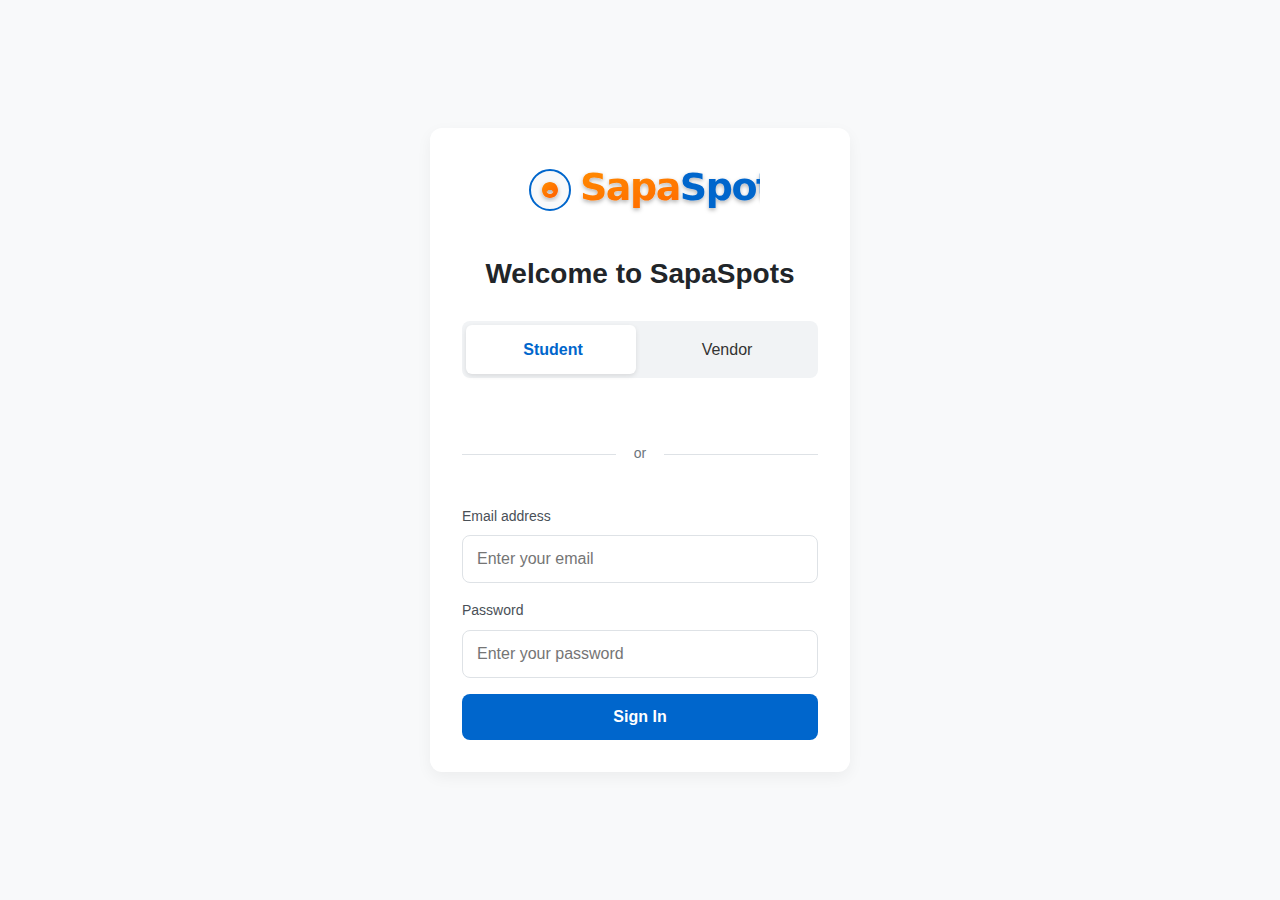
<file: vendor-dashboard.html>
<!DOCTYPE html>
<html lang="en">
<head>
  <meta charset="UTF-8">
  <meta name="viewport" content="width=device-width, initial-scale=1.0">
  <title>Vendor Dashboard - SapaSpots</title>
  <link rel="stylesheet" href="styles.css">
  <link rel="icon" href="favicon.svg" type="image/svg+xml">
  <style>
    /* Dashboard styles */
    .dashboard-header {
      padding: 2rem 1.5rem;
      background-color: #f8f9fa;
      border-radius: 12px;
      margin: 1.5rem auto;
      max-width: 1200px;
      display: flex;
      align-items: center;
      justify-content: space-between;
      flex-wrap: wrap;
      gap: 1rem;
    }
    
    .dashboard-title-area {
      display: flex;
      align-items: center;
      gap: 1rem;
    }
    
    .dashboard-welcome {
      font-size: 1.8rem;
      font-weight: 700;
      color: #212529;
      margin-bottom: 0.5rem;
    }
    
    .dashboard-subtitle {
      color: #6c757d;
      margin-bottom: 0;
    }
    
    .status-toggle-area {
      display: flex;
      align-items: center;
      gap: 1rem;
    }
    
    .current-status {
      display: flex;
      align-items: center;
      gap: 0.5rem;
      font-size: 0.95rem;
      font-weight: 500;
    }
    
    .status-indicator {
      width: 10px;
      height: 10px;
      border-radius: 50%;
    }
    
    .indicator-open {
      background-color: #28a745;
    }
    
    .indicator-closed {
      background-color: #dc3545;
    }
    
    .toggle-btn {
      padding: 0.6rem 1.2rem;
      border-radius: 8px;
      font-size: 0.95rem;
      font-weight: 500;
      cursor: pointer;
      transition: all 0.2s ease;
      display: flex;
      align-items: center;
      gap: 0.5rem;
      border: none;
    }
    
    .toggle-open {
      background-color: #28a745;
      color: white;
    }
    
    .toggle-open:hover {
      background-color: #218838;
    }
    
    .toggle-closed {
      background-color: #dc3545;
      color: white;
    }
    
    .toggle-closed:hover {
      background-color: #c82333;
    }
    
    .dashboard-container {
      max-width: 1200px;
      margin: 0 auto 3rem;
      padding: 0 1.5rem;
    }
    
    .orders-table-container {
      background-color: #fff;
      border-radius: 12px;
      box-shadow: 0 4px 12px rgba(0, 0, 0, 0.05);
      overflow: hidden;
      margin-bottom: 2rem;
    }
    
    .table-header {
      padding: 1.25rem 1.5rem;
      border-bottom: 1px solid #e9ecef;
      display: flex;
      justify-content: space-between;
      align-items: center;
    }
    
    .table-title {
      font-size: 1.2rem;
      font-weight: 600;
      color: #212529;
      margin: 0;
    }
    
    .orders-count {
      font-size: 0.9rem;
      color: #6c757d;
      background-color: #f1f3f5;
      padding: 0.25rem 0.75rem;
      border-radius: 20px;
    }
    
    .orders-table {
      width: 100%;
      border-collapse: collapse;
    }
    
    .orders-table th {
      background-color: #f8f9fa;
      color: #495057;
      font-weight: 600;
      text-align: left;
      padding: 1rem 1.5rem;
      font-size: 0.9rem;
      border-bottom: 1px solid #e9ecef;
    }
    
    .orders-table td {
      padding: 1rem 1.5rem;
      border-bottom: 1px solid #e9ecef;
      color: #212529;
      font-size: 0.95rem;
    }
    
    .orders-table tr:hover {
      background-color: #f8f9fa;
    }
    
    .orders-table tr:last-child td {
      border-bottom: none;
    }
    
    .order-id {
      font-weight: 500;
      color: #0066cc;
    }
    
    .customer-details {
      line-height: 1.5;
    }
    
    .customer-name {
      font-weight: 500;
    }
    
    .customer-phone {
      color: #495057;
    }
    
    .customer-location {
      color: #6c757d;
      font-size: 0.9rem;
    }
    
    .order-items {
      max-width: 250px;
    }
    
    .item-pill {
      display: inline-flex;
      align-items: center;
      background-color: #f1f3f5;
      color: #495057;
      font-size: 0.85rem;
      padding: 0.25rem 0.5rem;
      border-radius: 20px;
      margin: 0.1rem;
      white-space: nowrap;
    }
    
    .item-quantity {
      font-weight: 600;
      margin-right: 0.25rem;
    }
    
    .order-status {
      font-size: 0.85rem;
      font-weight: 600;
      padding: 0.25rem 0.75rem;
      border-radius: 20px;
      text-transform: uppercase;
      display: inline-block;
    }
    
    .status-pending {
      background-color: #fff3cd;
      color: #856404;
    }
    
    .status-accepted {
      background-color: #d4edda;
      color: #155724;
    }
    
    .status-rejected {
      background-color: #f8d7da;
      color: #721c24;
    }
    
    .status-cancelled {
      background-color: #e9ecef;
      color: #495057;
    }
    
    .action-btn {
      padding: 0.4rem 0.75rem;
      border-radius: 6px;
      font-size: 0.85rem;
      font-weight: 500;
      cursor: pointer;
      transition: all 0.2s ease;
      border: none;
      margin-right: 0.5rem;
      display: inline-flex;
      align-items: center;
      gap: 0.35rem;
    }
    
    .btn-accept {
      background-color: #28a745;
      color: white;
    }
    
    .btn-accept:hover {
      background-color: #218838;
    }
    
    .btn-reject {
      background-color: #dc3545;
      color: white;
    }
    
    .btn-reject:hover {
      background-color: #c82333;
    }
    
    .no-orders {
      padding: 3rem 2rem;
      text-align: center;
      color: #6c757d;
    }
    
    .no-orders-icon {
      font-size: 3rem;
      margin-bottom: 1rem;
      color: #adb5bd;
    }
    
    .no-orders-message {
      font-size: 1.1rem;
      margin-bottom: 0.5rem;
    }
    
    .no-orders-submessage {
      font-size: 0.95rem;
      margin-bottom: 0;
      color: #868e96;
    }
    
    /* Toast notification */
    .toast-container {
      position: fixed;
      top: 1.5rem;
      right: 1.5rem;
      z-index: 9999;
    }
    
    .toast {
      background-color: white;
      border-radius: 8px;
      box-shadow: 0 4px 12px rgba(0, 0, 0, 0.15);
      padding: 1rem 1.25rem;
      margin-bottom: 0.75rem;
      display: flex;
      align-items: center;
      gap: 0.75rem;
      transform: translateX(120%);
      transition: transform 0.3s ease;
    }
    
    .toast.show {
      transform: translateX(0);
    }
    
    .toast-icon {
      width: 20px;
      height: 20px;
      flex-shrink: 0;
    }
    
    .toast-success .toast-icon {
      color: #28a745;
    }
    
    .toast-error .toast-icon {
      color: #dc3545;
    }
    
    .toast-info .toast-icon {
      color: #0066cc;
    }
    
    .toast-message {
      flex: 1;
      font-size: 0.95rem;
      color: #212529;
    }
    
    /* Responsive styles */
    @media (max-width: 992px) {
      /* Table styles for medium screens */
      .orders-table th:nth-child(3),
      .orders-table td:nth-child(3) {
        display: none; /* Hide phone column */
      }
    }
    
    @media (max-width: 768px) {
      .dashboard-header {
        flex-direction: column;
        align-items: flex-start;
        padding: 1.5rem 1rem;
        margin: 1rem;
      }
      
      .status-toggle-area {
        width: 100%;
        justify-content: space-between;
      }
      
      .dashboard-container {
        padding: 0 1rem;
      }
      
      /* Convert table to cards */
      .orders-table,
      .orders-table thead,
      .orders-table tbody,
      .orders-table th,
      .orders-table td,
      .orders-table tr {
        display: block;
      }
      
      .orders-table thead tr {
        position: absolute;
        top: -9999px;
        left: -9999px;
      }
      
      .orders-table tr {
        border-bottom: 1px solid #e9ecef;
        padding: 1rem 0;
      }
      
      .orders-table tr:last-child {
        border-bottom: none;
      }
      
      .orders-table td {
        border: none;
        position: relative;
        padding: 0.5rem 1rem 0.5rem 50%;
        white-space: normal;
        text-align: left;
      }
      
      .orders-table td:before {
        position: absolute;
        top: 0.5rem;
        left: 1rem;
        width: 45%;
        padding-right: 10px;
        white-space: nowrap;
        font-weight: 600;
        color: #495057;
        font-size: 0.85rem;
      }
      
      /* Add labels */
      .orders-table td:nth-of-type(1):before { content: "Order ID"; }
      .orders-table td:nth-of-type(2):before { content: "Customer"; }
      .orders-table td:nth-of-type(3):before { content: "Phone"; }
      .orders-table td:nth-of-type(4):before { content: "Location"; }
      .orders-table td:nth-of-type(5):before { content: "Items"; }
      .orders-table td:nth-of-type(6):before { content: "Status"; }
      .orders-table td:nth-of-type(7):before { content: "Actions"; }
    }
    
    @media (max-width: 480px) {
      .orders-table td {
        padding-left: 1rem;
        padding-top: 2rem;
      }
      
      .orders-table td:before {
        position: relative;
        display: block;
        left: 0;
        top: -0.5rem;
        width: 100%;
      }
    }
  </style>
</head>
<body>
  <!-- Header will be loaded here -->
  <div id="header-container"></div>
  
  <!-- Toast container for notifications -->
  <div class="toast-container" id="toast-container">
    <!-- Toasts will be added here -->
  </div>
  
  <main>
    <!-- Dashboard header with vendor info and status toggle -->
    <div class="dashboard-header">
      <div class="dashboard-title-area">
        <div>
          <h1 class="dashboard-welcome">Vendor Dashboard</h1>
          <p class="dashboard-subtitle">Manage your orders and store settings</p>
        </div>
      </div>
      
      <div class="status-toggle-area">
        <div class="current-status">
          <div class="status-indicator" id="status-indicator"></div>
          <span id="status-text">Loading...</span>
        </div>
        <button id="toggle-status-btn" class="toggle-btn">Loading...</button>
      </div>
    </div>
    
    <!-- Dashboard container -->
    <div class="dashboard-container">
      <!-- Orders table -->
      <div class="orders-table-container">
        <div class="table-header">
          <h2 class="table-title">Recent Orders</h2>
          <span class="orders-count" id="orders-count">0 orders</span>
        </div>
        
        <div id="orders-table-wrapper">
          <table class="orders-table">
            <thead>
              <tr>
                <th>Order ID</th>
                <th>Student Name</th>
                <th>Phone</th>
                <th>Location</th>
                <th>Items</th>
                <th>Status</th>
                <th>Actions</th>
              </tr>
            </thead>
            <tbody id="orders-table-body">
              <!-- Orders will be populated by JavaScript -->
            </tbody>
          </table>
        </div>
      </div>
    </div>
  </main>
  
  <!-- No orders template -->
  <template id="no-orders-template">
    <div class="no-orders">
      <div class="no-orders-icon">📋</div>
      <div class="no-orders-message">No orders yet</div>
      <div class="no-orders-submessage">Orders will appear here when customers place them</div>
    </div>
  </template>
  
  <!-- Footer will be loaded here -->
  <div id="footer-container"></div>
  
  <script src="localstorage-utils.js"></script>
  <script src="script.js"></script>
  <script src="realtime-sync.js"></script>
  <script>
    // Current vendor data
    let currentVendor;
    
    // Format date to readable format
    function formatDate(dateString) {
      const date = new Date(dateString);
      return date.toLocaleString('en-US', {
        month: 'short',
        day: 'numeric',
        year: 'numeric',
        hour: 'numeric',
        minute: 'numeric',
        hour12: true
      });
    }
    
    // Get vendor data from localStorage
    function getVendorData() {
      const userProfile = JSON.parse(localStorage.getItem('userProfile')) || {};
      const vendors = JSON.parse(localStorage.getItem('vendors')) || [];
      
      // For demo purposes, we'll use the first vendor or create a mock one
      if (vendors.length > 0) {
        currentVendor = vendors[0];
      } else {
        // Mock vendor for testing
        currentVendor = {
          id: 'v1',
          vendorId: 'v1',
          name: 'Demo Vendor',
          open: true,
          location: 'Main Campus'
        };
      }
      
      updateVendorStatusUI();
    }
    
    // Update vendor status UI
    function updateVendorStatusUI() {
      const statusIndicator = document.getElementById('status-indicator');
      const statusText = document.getElementById('status-text');
      const toggleBtn = document.getElementById('toggle-status-btn');
      
      if (currentVendor.open) {
        statusIndicator.classList.add('indicator-open');
        statusIndicator.classList.remove('indicator-closed');
        statusText.textContent = 'Your store is OPEN';
        
        toggleBtn.textContent = 'Mark as Closed';
        toggleBtn.classList.add('toggle-closed');
        toggleBtn.classList.remove('toggle-open');
      } else {
        statusIndicator.classList.add('indicator-closed');
        statusIndicator.classList.remove('indicator-open');
        statusText.textContent = 'Your store is CLOSED';
        
        toggleBtn.textContent = 'Mark as Open';
        toggleBtn.classList.add('toggle-open');
        toggleBtn.classList.remove('toggle-closed');
      }
    }
    
    // Toggle vendor status
    function toggleVendorStatus() {
      // Toggle the open status
      currentVendor.open = !currentVendor.open;
      
      // Update vendor in localStorage
      const vendors = JSON.parse(localStorage.getItem('vendors')) || [];
      const updatedVendors = vendors.map(vendor => {
        if (vendor.id === currentVendor.id || vendor.vendorId === currentVendor.vendorId) {
          return { ...vendor, open: currentVendor.open };
        }
        return vendor;
      });
      
      localStorage.setItem('vendors', JSON.stringify(updatedVendors));
      
      // Update UI
      updateVendorStatusUI();
      
      // Show toast notification
      const status = currentVendor.open ? 'open' : 'closed';
      showToast('success', `Your store is now ${status}`);
    }
    
    // Get orders for current vendor
    function getVendorOrders() {
      // Use the improved getOrders function from localstorage-utils.js
      const allOrders = getOrders();
      
      // Return all orders for all vendors, sorted by timestamp
      return allOrders.sort((a, b) => new Date(b.timestamp) - new Date(a.timestamp));
    }
    
    // Load and display orders
    function loadOrders() {
      const orders = getVendorOrders();
      const tableBody = document.getElementById('orders-table-body');
      const tableWrapper = document.getElementById('orders-table-wrapper');
      const ordersCount = document.getElementById('orders-count');
      
      // Update orders count
      ordersCount.textContent = `${orders.length} order${orders.length !== 1 ? 's' : ''}`;
      
      // Clear the table body
      tableBody.innerHTML = '';
      
      // If no orders, show message
      if (orders.length === 0) {
        const noOrdersTemplate = document.getElementById('no-orders-template');
        tableWrapper.innerHTML = '';
        tableWrapper.appendChild(noOrdersTemplate.content.cloneNode(true));
        return;
      }
      
      // Add orders to table
      orders.forEach(order => {
        const row = document.createElement('tr');
        
        // Create customer info
        const customerName = order.customer?.name || 'Unknown';
        const customerPhone = order.customer?.phone || 'N/A';
        const customerLocation = order.customer ? 
          `${order.customer.hall || 'N/A'}, Room ${order.customer.room || 'N/A'}` : 
          'Not specified';
        
        // Create items summary
        const itemsSummary = order.items.map(item => 
          `<span class="item-pill"><span class="item-quantity">${item.qty}x</span> ${item.name}</span>`
        ).join(' ');
        
        // Create status badge
        const statusClass = `status-${order.status.toLowerCase()}`;
        const statusBadge = `<span class="order-status ${statusClass}">${order.status.toUpperCase()}</span>`;
        
        // Create action buttons based on order status
        let actionButtons = '';
        if (order.status.toLowerCase() === 'pending') {
          actionButtons = `
            <button class="action-btn btn-accept" onclick="handleOrderStatusUpdate('${order.orderId}', 'accepted')">
              <svg xmlns="http://www.w3.org/2000/svg" width="16" height="16" viewBox="0 0 24 24" fill="none" stroke="currentColor" stroke-width="2" stroke-linecap="round" stroke-linejoin="round">
                <polyline points="20 6 9 17 4 12"></polyline>
              </svg>
              Accept
            </button>
            <button class="action-btn btn-reject" onclick="handleOrderStatusUpdate('${order.orderId}', 'rejected')">
              <svg xmlns="http://www.w3.org/2000/svg" width="16" height="16" viewBox="0 0 24 24" fill="none" stroke="currentColor" stroke-width="2" stroke-linecap="round" stroke-linejoin="round">
                <line x1="18" y1="6" x2="6" y2="18"></line>
                <line x1="6" y1="6" x2="18" y2="18"></line>
              </svg>
              Reject
            </button>
          `;
        } else {
          actionButtons = `<span style="color: #6c757d; font-size: 0.9rem;">No actions available</span>`;
        }
        
        // Add data to row
        row.innerHTML = `
          <td><span class="order-id">${order.orderId}</span></td>
          <td>
            <div class="customer-details">
              <div class="customer-name">${customerName}</div>
            </div>
          </td>
          <td>
            <div class="customer-phone">${customerPhone}</div>
          </td>
          <td>
            <div class="customer-location">${customerLocation}</div>
          </td>
          <td class="order-items">${itemsSummary}</td>
          <td>${statusBadge}</td>
          <td>${actionButtons}</td>
        `;
        
        tableBody.appendChild(row);
      });
    }
    
    // Update order status
    function handleOrderStatusUpdate(orderId, newStatus) {
      // Use the updateOrderStatus function from localstorage-utils.js
      const updated = updateOrderStatus(orderId, newStatus);
      
      if (!updated) {
        // If update failed, show error toast
        showToast('error', `Failed to update order ${orderId}`);
        return;
      }
      
      // Reload orders
      loadOrders();
      
      // Show toast notification
      const actionText = newStatus === 'accepted' ? 'accepted' : 'rejected';
      showToast('success', `Order ${orderId} has been ${actionText}`);
      
      // Manually trigger storage event to update other pages
      // This ensures real-time updates across all pages
      window.dispatchEvent(new StorageEvent('storage', {
        key: 'orders',
        newValue: localStorage.getItem('orders')
      }));
    }
    
    // Show toast notification
    function showToast(type, message) {
      const container = document.getElementById('toast-container');
      const toast = document.createElement('div');
      toast.className = `toast toast-${type}`;
      
      let iconSvg = '';
      if (type === 'success') {
        iconSvg = `
          <svg xmlns="http://www.w3.org/2000/svg" width="20" height="20" viewBox="0 0 24 24" fill="none" stroke="currentColor" stroke-width="2" stroke-linecap="round" stroke-linejoin="round" class="toast-icon">
            <path d="M22 11.08V12a10 10 0 1 1-5.93-9.14"></path>
            <polyline points="22 4 12 14.01 9 11.01"></polyline>
          </svg>
        `;
      } else if (type === 'error') {
        iconSvg = `
          <svg xmlns="http://www.w3.org/2000/svg" width="20" height="20" viewBox="0 0 24 24" fill="none" stroke="currentColor" stroke-width="2" stroke-linecap="round" stroke-linejoin="round" class="toast-icon">
            <circle cx="12" cy="12" r="10"></circle>
            <line x1="12" y1="8" x2="12" y2="12"></line>
            <line x1="12" y1="16" x2="12.01" y2="16"></line>
          </svg>
        `;
      } else {
        iconSvg = `
          <svg xmlns="http://www.w3.org/2000/svg" width="20" height="20" viewBox="0 0 24 24" fill="none" stroke="currentColor" stroke-width="2" stroke-linecap="round" stroke-linejoin="round" class="toast-icon">
            <circle cx="12" cy="12" r="10"></circle>
            <line x1="12" y1="16" x2="12" y2="12"></line>
            <line x1="12" y1="8" x2="12.01" y2="8"></line>
          </svg>
        `;
      }
      
      toast.innerHTML = `
        ${iconSvg}
        <div class="toast-message">${message}</div>
      `;
      
      container.appendChild(toast);
      
      // Trigger reflow to allow animation
      setTimeout(() => {
        toast.classList.add('show');
      }, 10);
      
      // Remove toast after 3 seconds
      setTimeout(() => {
        toast.classList.remove('show');
        setTimeout(() => {
          container.removeChild(toast);
        }, 300);
      }, 3000);
    }
    
    // Initialize the dashboard
    document.addEventListener('DOMContentLoaded', () => {
      // Get vendor data
      getVendorData();
      
      // Load orders
      loadOrders();
      
      // Add event listener for toggle button
      document.getElementById('toggle-status-btn').addEventListener('click', toggleVendorStatus);
      
      // Set up periodic order check every 30 seconds
      setInterval(() => {
        // Check for new orders from all storage sources
        loadOrders();
      }, 30000);
    });
    
    // For realtime sync - implement refresh function
    function refreshVendorDashboard() {
      getVendorData();
      loadOrders();
    }
  </script>
</body>
</html>
</file>
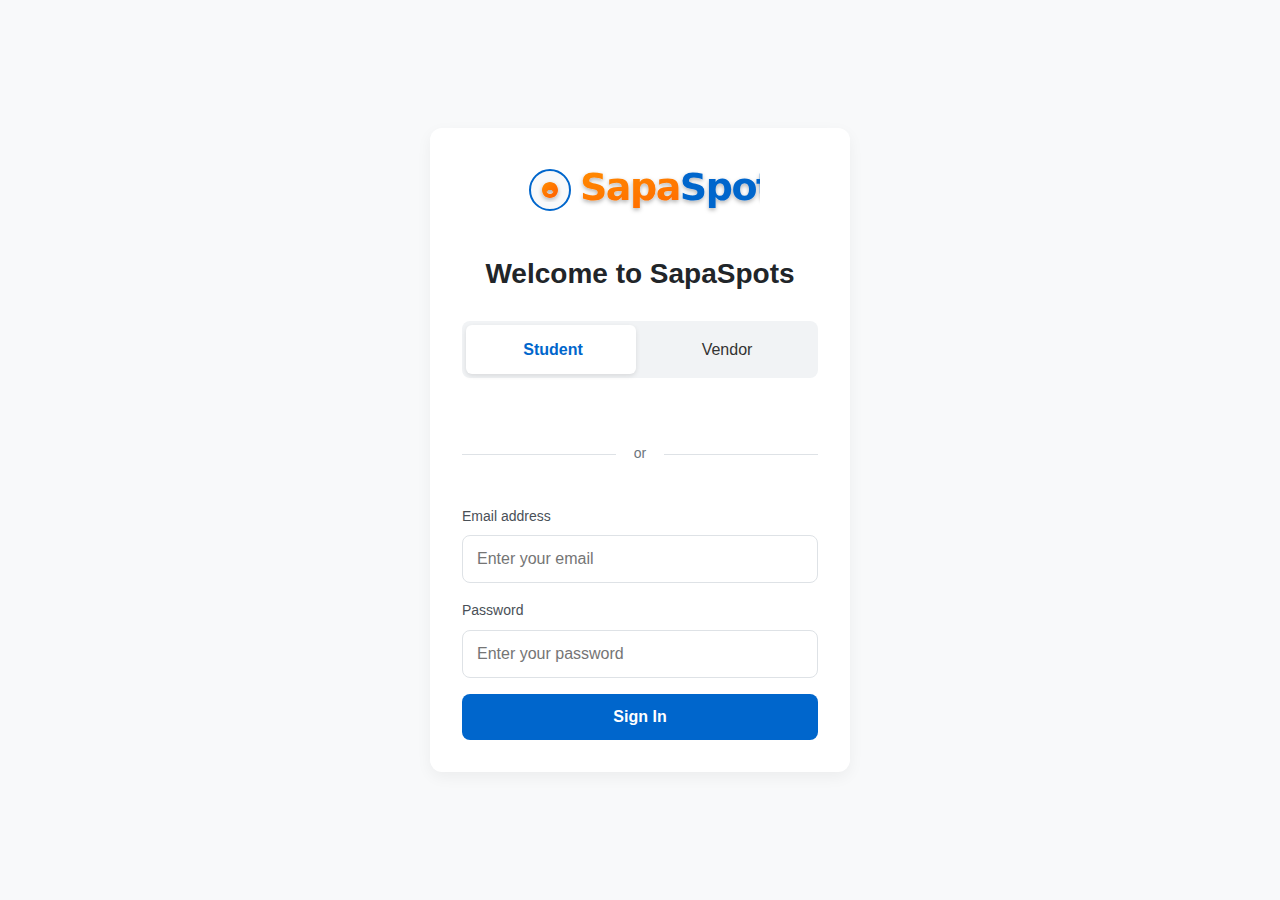
<file: vendor.html>
<!DOCTYPE html>
<html lang="en">
<head>
  <meta charset="UTF-8">
  <meta name="viewport" content="width=device-width, initial-scale=1.0">
  <title>Vendor - SapaSpots</title>
  <link rel="stylesheet" href="styles.css">
  <link rel="icon" href="favicon.svg" type="image/svg+xml">
  <style>
    /* Vendor page styles */
    .vendor-container {
      max-width: 1200px;
      margin: 0 auto;
      padding: 1.5rem;
    }
    
    .vendor-header {
      display: flex;
      flex-wrap: wrap;
      align-items: center;
      gap: 2rem;
      margin-bottom: 2rem;
    }
    
    .vendor-info {
      flex: 1;
      min-width: 300px;
    }
    
    .vendor-title {
      font-size: 2rem;
      font-weight: 700;
      color: #212529;
      margin-bottom: 0.5rem;
    }
    
    .vendor-subtitle {
      display: flex;
      align-items: center;
      gap: 0.5rem;
      color: #6c757d;
      font-size: 1rem;
      margin-bottom: 1rem;
    }
    
    .vendor-rating {
      display: flex;
      align-items: center;
      gap: 0.5rem;
      margin-bottom: 1rem;
    }
    
    .vendor-rating-stars {
      color: #ffc107;
      font-size: 1.1rem;
    }
    
    .vendor-reviews {
      color: #6c757d;
      font-size: 0.9rem;
    }
    
    .vendor-badges {
      display: flex;
      flex-wrap: wrap;
      gap: 0.5rem;
      margin-bottom: 1rem;
    }
    
    .vendor-badge {
      background-color: #f1f3f5;
      color: #495057;
      font-size: 0.8rem;
      padding: 0.3rem 0.75rem;
      border-radius: 4px;
      display: flex;
      align-items: center;
      gap: 0.35rem;
    }
    
    .vendor-badge svg {
      width: 14px;
      height: 14px;
    }
    
    .wifi-badge {
      background-color: #e6f0ff;
      color: #0066cc;
    }
    
    .delivery-badge {
      background-color: #fff1e5;
      color: #fd7e14;
    }
    
    .card-badge {
      background-color: #e9ecef;
      color: #343a40;
    }
    
    .vendor-status {
      display: flex;
      align-items: center;
      gap: 0.5rem;
      margin-bottom: 1rem;
    }
    
    .status-indicator {
      font-size: 0.9rem;
      font-weight: 600;
      padding: 0.3rem 0.75rem;
      border-radius: 4px;
      text-transform: uppercase;
    }
    
    .status-open {
      background-color: #d4edda;
      color: #155724;
    }
    
    .status-closed {
      background-color: #f8d7da;
      color: #721c24;
    }
    
    .vendor-image {
      width: 100%;
      max-width: 300px;
      height: 200px;
      border-radius: 12px;
      object-fit: cover;
      box-shadow: 0 4px 12px rgba(0, 0, 0, 0.08);
    }
    
    .vendor-details {
      display: flex;
      flex-wrap: wrap;
      gap: 1.5rem;
      margin-bottom: 1.5rem;
    }
    
    .vendor-detail {
      display: flex;
      align-items: flex-start;
      gap: 0.5rem;
      color: #495057;
      font-size: 0.95rem;
    }
    
    .vendor-detail svg {
      width: 18px;
      height: 18px;
      color: #6c757d;
      margin-top: 0.2rem;
      flex-shrink: 0;
    }
    
    .vendor-description {
      color: #495057;
      font-size: 1rem;
      line-height: 1.6;
      margin-bottom: 2rem;
    }
    
    /* Menu section styles */
    .menu-section {
      margin-bottom: 3rem;
    }
    
    .menu-header {
      display: flex;
      flex-wrap: wrap;
      justify-content: space-between;
      align-items: center;
      margin-bottom: 1.5rem;
      gap: 1rem;
    }
    
    .menu-title {
      font-size: 1.5rem;
      font-weight: 600;
      color: #212529;
    }
    
    .menu-categories {
      display: flex;
      flex-wrap: wrap;
      gap: 0.75rem;
    }
    
    .menu-category {
      padding: 0.5rem 1rem;
      background-color: #fff;
      border: 1px solid #dee2e6;
      border-radius: 8px;
      font-size: 0.9rem;
      color: #495057;
      cursor: pointer;
      transition: all 0.2s ease;
    }
    
    .menu-category:hover {
      background-color: #f8f9fa;
    }
    
    .menu-category.active {
      background-color: #e6f0ff;
      border-color: #0066cc;
      color: #0066cc;
      font-weight: 500;
    }
    
    .menu-grid {
      display: grid;
      grid-template-columns: repeat(auto-fill, minmax(250px, 1fr));
      gap: 1.5rem;
    }
    
    .menu-item {
      background-color: #fff;
      border-radius: 12px;
      overflow: hidden;
      box-shadow: 0 4px 12px rgba(0, 0, 0, 0.05);
      transition: all 0.3s ease;
    }
    
    .menu-item:hover {
      transform: translateY(-4px);
      box-shadow: 0 10px 20px rgba(0, 0, 0, 0.1);
    }
    
    .menu-item.unavailable {
      opacity: 0.7;
    }
    
    .menu-item-image {
      height: 160px;
      width: 100%;
      object-fit: cover;
    }
    
    .menu-item-content {
      padding: 1.25rem;
    }
    
    .menu-item-header {
      display: flex;
      justify-content: space-between;
      align-items: flex-start;
      margin-bottom: 0.75rem;
    }
    
    .menu-item-title {
      font-weight: 600;
      font-size: 1.1rem;
      color: #212529;
      margin: 0;
    }
    
    .menu-item-price {
      font-weight: 700;
      color: #0066cc;
      font-size: 1.1rem;
    }
    
    .menu-item-description {
      color: #6c757d;
      font-size: 0.9rem;
      margin-bottom: 1.25rem;
      line-height: 1.5;
    }
    
    .menu-item-footer {
      display: flex;
      justify-content: space-between;
      align-items: center;
    }
    
    .menu-item-status {
      font-size: 0.8rem;
      font-weight: 500;
    }
    
    .status-available {
      color: #28a745;
    }
    
    .status-unavailable {
      color: #dc3545;
    }
    
    .add-to-tray {
      display: flex;
      align-items: center;
      gap: 0.5rem;
      padding: 0.5rem 1rem;
      background-color: #0066cc;
      color: white;
      border: none;
      border-radius: 8px;
      font-size: 0.9rem;
      font-weight: 500;
      cursor: pointer;
      transition: all 0.2s ease;
    }
    
    .add-to-tray:hover {
      background-color: #0052a3;
    }
    
    .add-to-tray:disabled {
      background-color: #e9ecef;
      color: #adb5bd;
      cursor: not-allowed;
    }
    
    .add-to-tray svg {
      width: 16px;
      height: 16px;
    }
    
    /* Mini cart styles */
    .mini-cart {
      position: sticky;
      top: 7rem;
      background-color: #fff;
      border-radius: 12px;
      box-shadow: 0 4px 20px rgba(0, 0, 0, 0.08);
      padding: 1.5rem;
      margin-bottom: 2rem;
      max-height: calc(100vh - 10rem);
      overflow-y: auto;
    }
    
    .mini-cart-header {
      display: flex;
      justify-content: space-between;
      align-items: center;
      margin-bottom: 1.25rem;
      padding-bottom: 0.75rem;
      border-bottom: 1px solid #f1f3f5;
    }
    
    .mini-cart-title {
      font-size: 1.2rem;
      font-weight: 600;
      color: #212529;
      margin: 0;
      display: flex;
      align-items: center;
      gap: 0.5rem;
    }
    
    .mini-cart-title svg {
      width: 18px;
      height: 18px;
    }
    
    .mini-cart-count {
      background-color: #0066cc;
      color: white;
      font-size: 0.8rem;
      font-weight: 600;
      padding: 0.2rem 0.5rem;
      border-radius: 4px;
    }
    
    .mini-cart-items {
      margin-bottom: 1.5rem;
    }
    
    .mini-cart-empty {
      text-align: center;
      color: #6c757d;
      padding: 2rem 0;
    }
    
    .mini-cart-item {
      display: flex;
      align-items: center;
      justify-content: space-between;
      padding: 0.75rem 0;
      border-bottom: 1px solid #f1f3f5;
    }
    
    .mini-cart-item-info {
      flex: 1;
    }
    
    .mini-cart-item-title {
      font-weight: 500;
      font-size: 0.95rem;
      color: #212529;
      margin-bottom: 0.25rem;
    }
    
    .mini-cart-item-price {
      color: #6c757d;
      font-size: 0.85rem;
    }
    
    .mini-cart-item-quantity {
      display: flex;
      align-items: center;
      gap: 0.5rem;
    }
    
    .quantity-btn {
      width: 24px;
      height: 24px;
      display: flex;
      align-items: center;
      justify-content: center;
      background-color: #f8f9fa;
      border: 1px solid #dee2e6;
      border-radius: 4px;
      color: #212529;
      font-size: 1rem;
      line-height: 1;
      cursor: pointer;
      transition: all 0.2s ease;
    }
    
    .quantity-btn:hover {
      background-color: #e9ecef;
    }
    
    .quantity-value {
      font-size: 0.9rem;
      font-weight: 500;
      color: #212529;
      min-width: 1.5rem;
      text-align: center;
    }
    
    .remove-item {
      padding: 0.25rem;
      color: #dc3545;
      cursor: pointer;
      margin-left: 0.5rem;
    }
    
    .remove-item svg {
      width: 16px;
      height: 16px;
    }
    
    .mini-cart-summary {
      margin-top: 1rem;
    }
    
    .mini-cart-summary-row {
      display: flex;
      justify-content: space-between;
      margin-bottom: 0.5rem;
      font-size: 0.9rem;
      color: #6c757d;
    }
    
    .mini-cart-total {
      display: flex;
      justify-content: space-between;
      padding-top: 0.75rem;
      margin-top: 0.75rem;
      border-top: 1px solid #dee2e6;
      font-weight: 700;
      font-size: 1.1rem;
      color: #212529;
    }
    
    .checkout-btn {
      width: 100%;
      padding: 0.875rem;
      background-color: #0066cc;
      color: white;
      border: none;
      border-radius: 8px;
      font-size: 1rem;
      font-weight: 600;
      cursor: pointer;
      transition: all 0.2s ease;
      display: flex;
      align-items: center;
      justify-content: center;
      gap: 0.5rem;
      margin-top: 1.5rem;
    }
    
    .checkout-btn:hover {
      background-color: #0052a3;
    }
    
    .checkout-btn:disabled {
      background-color: #e9ecef;
      color: #adb5bd;
      cursor: not-allowed;
    }
    
    .checkout-btn svg {
      width: 18px;
      height: 18px;
    }
    
    /* Main layout */
    .vendor-layout {
      display: grid;
      grid-template-columns: 1fr 350px;
      gap: 2rem;
      margin-top: 2rem;
    }
    
    /* Back button */
    .back-button {
      display: inline-flex;
      align-items: center;
      gap: 0.5rem;
      padding: 0.5rem 1rem;
      background-color: #f8f9fa;
      border: 1px solid #dee2e6;
      border-radius: 8px;
      color: #495057;
      font-size: 0.9rem;
      font-weight: 500;
      cursor: pointer;
      transition: all 0.2s ease;
      margin-bottom: 1.5rem;
    }
    
    .back-button:hover {
      background-color: #e9ecef;
    }
    
    .back-button svg {
      width: 16px;
      height: 16px;
    }
    
    /* Responsive styles */
    @media (max-width: 992px) {
      .vendor-layout {
        grid-template-columns: 1fr;
      }
      
      .mini-cart {
        position: static;
        margin-bottom: 2rem;
      }
      
      .menu-grid {
        grid-template-columns: repeat(auto-fill, minmax(200px, 1fr));
      }
    }
    
    @media (max-width: 768px) {
      .vendor-container {
        padding: 1rem;
      }
      
      .vendor-header {
        gap: 1.5rem;
      }
      
      .vendor-title {
        font-size: 1.8rem;
      }
      
      .menu-grid {
        grid-template-columns: repeat(auto-fill, minmax(180px, 1fr));
        gap: 1rem;
      }
      
      .menu-item-image {
        height: 140px;
      }
    }
    
    @media (max-width: 480px) {
      .menu-grid {
        grid-template-columns: 1fr;
      }
      
      .menu-categories {
        overflow-x: auto;
        padding-bottom: 0.5rem;
        width: 100%;
        flex-wrap: nowrap;
      }
      
      .menu-category {
        white-space: nowrap;
      }
      
      .vendor-image {
        max-width: 100%;
      }
    }
  </style>
</head>
<body>
  <!-- Header will be loaded here -->
  <div id="header-container"></div>
  
  <main>
    <div class="vendor-container">
      <button class="back-button" onclick="goBack()">
        <svg xmlns="http://www.w3.org/2000/svg" width="16" height="16" viewBox="0 0 24 24" fill="none" stroke="currentColor" stroke-width="2" stroke-linecap="round" stroke-linejoin="round">
          <path d="M19 12H5"></path>
          <path d="M12 19l-7-7 7-7"></path>
        </svg>
        Back to Vendors
      </button>
      
      <div class="vendor-header">
        <div class="vendor-info">
          <h1 class="vendor-title" id="vendor-name">Loading...</h1>
          <div class="vendor-subtitle" id="vendor-category"></div>
          <div class="vendor-rating">
            <span class="vendor-rating-stars" id="vendor-rating"></span>
            <span class="vendor-reviews" id="vendor-reviews"></span>
          </div>
          <div class="vendor-badges" id="vendor-badges"></div>
          <div class="vendor-status" id="vendor-status"></div>
        </div>
        <img src="" alt="" class="vendor-image" id="vendor-image">
      </div>
      
      <div class="vendor-details">
        <div class="vendor-detail">
          <svg xmlns="http://www.w3.org/2000/svg" width="16" height="16" viewBox="0 0 24 24" fill="none" stroke="currentColor" stroke-width="2" stroke-linecap="round" stroke-linejoin="round">
            <path d="M21 10c0 7-9 13-9 13s-9-6-9-13a9 9 0 0 1 18 0z"></path>
            <circle cx="12" cy="10" r="3"></circle>
          </svg>
          <span id="vendor-location"></span>
        </div>
        <div class="vendor-detail">
          <svg xmlns="http://www.w3.org/2000/svg" width="16" height="16" viewBox="0 0 24 24" fill="none" stroke="currentColor" stroke-width="2" stroke-linecap="round" stroke-linejoin="round">
            <circle cx="12" cy="12" r="10"></circle>
            <polyline points="12 6 12 12 16 14"></polyline>
          </svg>
          <span id="vendor-hours"></span>
        </div>
      </div>
      
      <div class="vendor-description" id="vendor-description"></div>
      
      <div class="vendor-layout">
        <div class="menu-section">
          <div class="menu-header">
            <h2 class="menu-title">Menu</h2>
            <div class="menu-categories" id="menu-categories">
              <button class="menu-category active" data-category="all">All Items</button>
              <!-- More categories will be added dynamically -->
            </div>
          </div>
          
          <div class="menu-grid" id="menu-grid">
            <!-- Menu items will be populated with JavaScript -->
          </div>
        </div>
        
        <div class="mini-cart" id="mini-cart">
          <div class="mini-cart-header">
            <h3 class="mini-cart-title">
              <svg xmlns="http://www.w3.org/2000/svg" width="16" height="16" viewBox="0 0 24 24" fill="none" stroke="currentColor" stroke-width="2" stroke-linecap="round" stroke-linejoin="round">
                <circle cx="9" cy="21" r="1"></circle>
                <circle cx="20" cy="21" r="1"></circle>
                <path d="M1 1h4l2.68 13.39a2 2 0 0 0 2 1.61h9.72a2 2 0 0 0 2-1.61L23 6H6"></path>
              </svg>
              Your Order
            </h3>
            <span class="mini-cart-count" id="cart-item-count">0</span>
          </div>
          
          <div class="mini-cart-items" id="mini-cart-items">
            <div class="mini-cart-empty">Your tray is empty</div>
          </div>
          
          <div class="mini-cart-summary">
            <div class="mini-cart-summary-row">
              <span>Subtotal</span>
              <span id="cart-subtotal">UGX 0</span>
            </div>
            <div class="mini-cart-summary-row">
              <span>Delivery Fee</span>
              <span>UGX 1,000</span>
            </div>
            <div class="mini-cart-total">
              <span>Total</span>
              <span id="cart-total">UGX 1,000</span>
            </div>
          </div>
          
          <button class="checkout-btn" id="checkout-btn" disabled>
            <svg xmlns="http://www.w3.org/2000/svg" width="16" height="16" viewBox="0 0 24 24" fill="none" stroke="currentColor" stroke-width="2" stroke-linecap="round" stroke-linejoin="round">
              <line x1="12" y1="1" x2="12" y2="23"></line>
              <path d="M17 5H9.5a3.5 3.5 0 0 0 0 7h5a3.5 3.5 0 0 1 0 7H6"></path>
            </svg>
            Proceed to Checkout
          </button>
        </div>
      </div>
    </div>
  </main>
  
  <!-- Footer will be loaded here -->
  <div id="footer-container"></div>
  
  <script src="localstorage-utils.js"></script>
  <script src="script.js"></script>
  <script src="realtime-sync.js"></script>
  <script>
    // Get vendor ID from query string
    function getVendorId() {
      const urlParams = new URLSearchParams(window.location.search);
      return urlParams.get('id');
    }
    
    // Load vendor data from localStorage
    function loadVendorData() {
      const vendorId = getVendorId();
      if (!vendorId) {
        window.location.href = 'vendors.html';
        return null;
      }
      
      // Get vendors from localStorage
      const vendors = JSON.parse(localStorage.getItem('vendors')) || [];
      
      // Find the vendor with matching ID
      const vendor = vendors.find(v => v.id === vendorId);
      
      if (!vendor) {
        window.location.href = 'vendors.html';
        return null;
      }
      
      return vendor;
    }
    
    // Render star rating
    function renderStars(rating) {
      let stars = '';
      for (let i = 1; i <= 5; i++) {
        if (i <= rating) {
          stars += '★';
        } else {
          stars += '☆';
        }
      }
      return stars;
    }
    
    // Format price in UGX
    function formatPrice(price) {
      return `UGX ${price.toLocaleString()}`;
    }
    
    // Populate vendor information
    function populateVendorInfo(vendor) {
      document.getElementById('vendor-name').textContent = vendor.name;
      document.getElementById('vendor-category').innerHTML = `
        <svg xmlns="http://www.w3.org/2000/svg" width="16" height="16" viewBox="0 0 24 24" fill="none" stroke="currentColor" stroke-width="2" stroke-linecap="round" stroke-linejoin="round">
          <path d="M20.59 13.41l-7.17 7.17a2 2 0 0 1-2.83 0L2 12V2h10l8.59 8.59a2 2 0 0 1 0 2.82z"></path>
          <line x1="7" y1="7" x2="7.01" y2="7"></line>
        </svg>
        ${vendor.category}
      `;
      document.getElementById('vendor-rating').textContent = renderStars(vendor.rating);
      document.getElementById('vendor-reviews').textContent = `(${vendor.reviews} reviews)`;
      document.getElementById('vendor-location').textContent = vendor.location;
      document.getElementById('vendor-hours').textContent = vendor.hours;
      document.getElementById('vendor-description').textContent = vendor.description;
      document.getElementById('vendor-image').src = vendor.image;
      document.getElementById('vendor-image').alt = vendor.name;
      
      // Set vendor status (open/closed)
      const statusHtml = `
        <span class="status-indicator ${vendor.open ? 'status-open' : 'status-closed'}">
          ${vendor.open ? 'Open' : 'Closed'}
        </span>
        ${vendor.open ? 'Accepting orders now' : 'Currently not accepting orders'}
      `;
      document.getElementById('vendor-status').innerHTML = statusHtml;
      
      // Set page title
      document.title = `${vendor.name} - SapaSpots`;
      
      // Render badges
      const badgesContainer = document.getElementById('vendor-badges');
      badgesContainer.innerHTML = '';
      
      vendor.badges.forEach(badge => {
        let badgeClass = '';
        let badgeIcon = '';
        
        if (badge === 'Free Wi-Fi') {
          badgeClass = 'wifi-badge';
          badgeIcon = '<svg xmlns="http://www.w3.org/2000/svg" width="14" height="14" viewBox="0 0 24 24" fill="none" stroke="currentColor" stroke-width="2" stroke-linecap="round" stroke-linejoin="round"><path d="M5 12.55a11 11 0 0 1 14.08 0"></path><path d="M8.53 16.11a6 6 0 0 1 6.95 0"></path><line x1="12" y1="20" x2="12.01" y2="20"></line></svg>';
        } else if (badge === 'Delivery') {
          badgeClass = 'delivery-badge';
          badgeIcon = '<svg xmlns="http://www.w3.org/2000/svg" width="14" height="14" viewBox="0 0 24 24" fill="none" stroke="currentColor" stroke-width="2" stroke-linecap="round" stroke-linejoin="round"><path d="M9 17h6a2 2 0 0 0 2-2v-2h2a1 1 0 0 0 .89-1.46L18 7a1 1 0 0 0-.89-.54h-5V5a1 1 0 0 0-1-1H3a1 1 0 0 0-1 1v10a1 1 0 0 0 1 1h2"></path><circle cx="13" cy="17" r="2"></circle><circle cx="5" cy="17" r="2"></circle></svg>';
        } else if (badge === 'Card Payment') {
          badgeClass = 'card-badge';
          badgeIcon = '<svg xmlns="http://www.w3.org/2000/svg" width="14" height="14" viewBox="0 0 24 24" fill="none" stroke="currentColor" stroke-width="2" stroke-linecap="round" stroke-linejoin="round"><rect x="2" y="5" width="20" height="14" rx="2" ry="2"></rect><line x1="2" y1="10" x2="22" y2="10"></line></svg>';
        } else if (badge === 'Parking') {
          badgeIcon = '<svg xmlns="http://www.w3.org/2000/svg" width="14" height="14" viewBox="0 0 24 24" fill="none" stroke="currentColor" stroke-width="2" stroke-linecap="round" stroke-linejoin="round"><rect x="3" y="3" width="18" height="18" rx="2" ry="2"></rect><path d="M9 9h4a2 2 0 0 1 0 4h-4V9z"></path><line x1="9" y1="13" x2="9" y2="17"></line></svg>';
        }
        
        const badgeElement = document.createElement('div');
        badgeElement.className = `vendor-badge ${badgeClass}`;
        badgeElement.innerHTML = `${badgeIcon}${badge}`;
        badgesContainer.appendChild(badgeElement);
      });
    }
    
    // Sample menu data - in a real app, this would be loaded dynamically
    function generateMenuItems(vendorId) {
      // Map of sample menu items for each vendor
      const menuMap = {
        "v1": [ // THE CAMPUS BARBEQUE CENTRE
          { id: "bbq1", name: "Beef Roast", price: 15000, available: true, description: "Succulent beef roasted to perfection", category: "BBQ", image: "steak.jpg" },
          { id: "bbq2", name: "Pork Ribs", price: 18000, available: true, description: "Tender pork ribs with our special sauce", category: "BBQ", image: "pork-roast.jpg" },
          { id: "bbq3", name: "Chicken Platter", price: 16000, available: true, description: "Grilled chicken with side vegetables", category: "BBQ", image: "chicken.jpeg" },
          { id: "bbq4", name: "Beef Burger", price: 12000, available: true, description: "Classic beef burger with fresh toppings", category: "Fast Food", image: "burger.jpg" },
          { id: "bbq5", name: "BBQ Combo", price: 25000, available: false, description: "Mix of pork, beef and chicken with sides", category: "BBQ", image: "berbeque.jpg" },
          { id: "bbq6", name: "Chips", price: 5000, available: true, description: "Crispy french fries", category: "Sides", image: "fries.jpg" }
        ],
        "v2": [ // Best Foods Restaurant
          { id: "bf1", name: "Matooke & Groundnut", price: 10000, available: true, description: "Traditional steamed banana with groundnut sauce", category: "Local", image: "matooke.webp" },
          { id: "bf2", name: "Rice & Chicken", price: 12000, available: true, description: "Perfectly cooked rice with chicken stew", category: "Local", image: "chicken.jpeg" },
          { id: "bf3", name: "Posho & Beans", price: 8000, available: true, description: "Posho served with delicious beans", category: "Local", image: "beans.jpg" },
          { id: "bf4", name: "Fish & Chips", price: 15000, available: true, description: "Fried fish served with chips", category: "Local", image: "fish.webp" },
          { id: "bf5", name: "Vegetable Platter", price: 9000, available: true, description: "Mix of fresh local vegetables", category: "Vegetables", image: "vegetable.jpg" }
        ],
        "v3": [ // Crave Cave Takeaway Restaurant
          { id: "cc1", name: "Pepperoni Pizza", price: 18000, available: true, description: "Classic pepperoni pizza with mozzarella", category: "Pizza", image: "pizza.jpg" },
          { id: "cc2", name: "Veggie Pizza", price: 16000, available: true, description: "Fresh vegetables on a crispy crust", category: "Pizza", image: "pizza2.jpg" },
          { id: "cc3", name: "Chicken Wings", price: 14000, available: false, description: "Spicy chicken wings, 8pcs", category: "Fast Food", image: "chicken.jpeg" },
          { id: "cc4", name: "French Fries", price: 7000, available: true, description: "Crispy golden fries", category: "Sides", image: "fries1.jpg" },
          { id: "cc5", name: "Soda", price: 3000, available: true, description: "Assorted sodas", category: "Drinks", image: "juice.webp" }
        ],
        "v4": [ // UMAR CHICKEN PRESIDENT
          { id: "uc1", name: "Fried Chicken", price: 12000, available: true, description: "Crispy fried chicken, 2pcs", category: "Fast Food", image: "chicken.jpeg" },
          { id: "uc2", name: "Chicken & Chips", price: 15000, available: true, description: "Fried chicken with a side of chips", category: "Fast Food", image: "fries.jpg" },
          { id: "uc3", name: "Beef Steak", price: 18000, available: true, description: "Grilled beef steak with vegetables", category: "Grill", image: "steak.jpg" },
          { id: "uc4", name: "Fish Fillet", price: 16000, available: false, description: "Breaded fish fillet with tartar sauce", category: "Seafood", image: "fish.webp" },
          { id: "uc5", name: "Chicken Burger", price: 10000, available: true, description: "Chicken burger with special sauce", category: "Fast Food", image: "burger.jpg" }
        ],
        "v5": [ // COCIS BLOCK B
          { id: "cb1", name: "Tilapia Fish", price: 20000, available: true, description: "Fresh tilapia fish, grilled or fried", category: "Seafood", image: "fish.webp" },
          { id: "cb2", name: "Rice & Beef", price: 12000, available: true, description: "Rice served with beef stew", category: "Local", image: "rice.webp" },
          { id: "cb3", name: "Coffee", price: 5000, available: true, description: "Freshly brewed coffee", category: "Drinks", image: "coffee.jpeg" },
          { id: "cb4", name: "Chapati & Beans", price: 7000, available: true, description: "Chapati served with beans", category: "Local", image: "beans.jpg" },
          { id: "cb5", name: "Fruit Salad", price: 6000, available: true, description: "Mix of fresh seasonal fruits", category: "Dessert", image: "salad1.jpg" }
        ],
        "v6": [ // Guild Canteen
          { id: "gc1", name: "Rolex", price: 5000, available: true, description: "Classic Ugandan rolex with eggs and vegetables", category: "Fast Food", image: "rolex.jpg" },
          { id: "gc2", name: "Chips & Chicken", price: 14000, available: true, description: "Chips with grilled or fried chicken", category: "Fast Food", image: "fries.jpg" },
          { id: "gc3", name: "Beef Sandwich", price: 8000, available: true, description: "Beef sandwich with fresh vegetables", category: "Fast Food", image: "burger.jpg" },
          { id: "gc4", name: "Milk Tea", price: 4000, available: true, description: "Hot milk tea", category: "Drinks", image: "milk-tea.webp" },
          { id: "gc5", name: "Black Tea", price: 3000, available: true, description: "Hot black tea", category: "Drinks", image: "black-tea.webp" }
        ],
        "v7": [ // Africa Hall Cafeteria
          { id: "ah1", name: "Posho & Greens", price: 7000, available: true, description: "Posho served with fresh greens", category: "Local", image: "greens1.jpg" },
          { id: "ah2", name: "Rice & Groundnut", price: 10000, available: true, description: "Rice with groundnut sauce", category: "Local", image: "rice.webp" },
          { id: "ah3", name: "Matooke & Fish", price: 15000, available: false, description: "Steamed matooke with fish", category: "Local", image: "matooke.webp" },
          { id: "ah4", name: "Chapati & Beans", price: 6000, available: true, description: "Freshly made chapati with beans", category: "Local", image: "beans.jpg" },
          { id: "ah5", name: "Vegetable Stew", price: 8000, available: true, description: "Mix vegetable stew", category: "Vegetables", image: "greens.jpg" }
        ],
        "v8": [ // Nsibirwa Hall Canteen
          { id: "nh1", name: "Beans & Rice", price: 8000, available: true, description: "Rice served with beans", category: "Local", image: "beans1.jpg" },
          { id: "nh2", name: "Spaghetti", price: 9000, available: true, description: "Spaghetti with tomato sauce", category: "Fast Food", image: "spaghetti.jpg" },
          { id: "nh3", name: "Breakfast Combo", price: 10000, available: true, description: "Tea, eggs, and toast", category: "Breakfast", image: "coffee.jpeg" },
          { id: "nh4", name: "Rolex Deluxe", price: 6000, available: false, description: "Rolex with extra eggs and vegetables", category: "Fast Food", image: "rolex-chapati.jpeg" },
          { id: "nh5", name: "Fresh Juice", price: 5000, available: true, description: "Fresh fruit juice, various flavors", category: "Drinks", image: "juice.webp" }
        ]
      };
      
      return menuMap[vendorId] || [];
    }
    
    // Render menu categories
    function renderMenuCategories(menuItems) {
      // Get unique categories
      const categories = [...new Set(menuItems.map(item => item.category))];
      
      const categoriesContainer = document.getElementById('menu-categories');
      
      // Keep the "All Items" button and add categories
      categories.forEach(category => {
        const categoryButton = document.createElement('button');
        categoryButton.className = 'menu-category';
        categoryButton.textContent = category;
        categoryButton.dataset.category = category;
        
        categoryButton.addEventListener('click', function() {
          // Remove active class from all buttons
          document.querySelectorAll('.menu-category').forEach(btn => {
            btn.classList.remove('active');
          });
          
          // Add active class to clicked button
          this.classList.add('active');
          
          // Filter menu items
          filterMenuItems(category);
        });
        
        categoriesContainer.appendChild(categoryButton);
      });
    }
    
    // Filter menu items by category
    function filterMenuItems(category) {
      const menuItems = document.querySelectorAll('.menu-item');
      
      menuItems.forEach(item => {
        if (category === 'all' || item.dataset.category === category) {
          item.style.display = '';
        } else {
          item.style.display = 'none';
        }
      });
    }
    
    // Render menu items
    function renderMenuItems(menuItems) {
      const menuGrid = document.getElementById('menu-grid');
      menuGrid.innerHTML = '';
      
      menuItems.forEach(item => {
        const menuItem = document.createElement('div');
        menuItem.className = `menu-item ${!item.available ? 'unavailable' : ''}`;
        menuItem.dataset.category = item.category;
        menuItem.dataset.id = item.id;
        
        menuItem.innerHTML = `
          <img src="${item.image}" alt="${item.name}" class="menu-item-image">
          <div class="menu-item-content">
            <div class="menu-item-header">
              <h3 class="menu-item-title">${item.name}</h3>
              <span class="menu-item-price">${formatPrice(item.price)}</span>
            </div>
            <p class="menu-item-description">${item.description}</p>
            <div class="menu-item-footer">
              <span class="menu-item-status ${item.available ? 'status-available' : 'status-unavailable'}">
                ${item.available ? 'Available' : 'Unavailable'}
              </span>
              <button class="add-to-tray" data-id="${item.id}" data-name="${item.name}" data-price="${item.price}" ${!item.available ? 'disabled' : ''}>
                <svg xmlns="http://www.w3.org/2000/svg" width="16" height="16" viewBox="0 0 24 24" fill="none" stroke="currentColor" stroke-width="2" stroke-linecap="round" stroke-linejoin="round">
                  <line x1="12" y1="5" x2="12" y2="19"></line>
                  <line x1="5" y1="12" x2="19" y2="12"></line>
                </svg>
                Add to Tray
              </button>
            </div>
          </div>
        `;
        
        menuGrid.appendChild(menuItem);
      });
      
      // Add event listeners to "Add to Tray" buttons
      document.querySelectorAll('.add-to-tray').forEach(button => {
        button.addEventListener('click', function() {
          const itemId = this.dataset.id;
          const itemName = this.dataset.name;
          const itemPrice = parseFloat(this.dataset.price);
          
          addItemToTray(itemId, itemName, itemPrice);
        });
      });
    }
    
    // Get tray items from localStorage
    function getTrayItems() {
      const tray = localStorage.getItem('tray');
      return tray ? JSON.parse(tray) : [];
    }
    
    // Save tray items to localStorage
    function saveTrayItems(items) {
      localStorage.setItem('tray', JSON.stringify(items));
    }
    
    // Add item to tray
    function addItemToTray(itemId, itemName, itemPrice) {
      const vendorId = getVendorId();
      const trayItems = getTrayItems();
      
      // Check if the item already exists in the tray
      const existingItemIndex = trayItems.findIndex(item => item.itemId === itemId && item.vendorId === vendorId);
      
      if (existingItemIndex >= 0) {
        // Increment quantity if item exists
        trayItems[existingItemIndex].qty += 1;
      } else {
        // Add new item to tray
        trayItems.push({
          vendorId: vendorId,
          itemId: itemId,
          name: itemName,
          price: itemPrice,
          qty: 1
        });
      }
      
      // Save updated tray
      saveTrayItems(trayItems);
      
      // Update mini-cart UI
      updateMiniCart();
    }
    
    // Update quantity of an item in the tray
    function updateItemQuantity(itemId, change) {
      const vendorId = getVendorId();
      const trayItems = getTrayItems();
      
      const itemIndex = trayItems.findIndex(item => item.itemId === itemId && item.vendorId === vendorId);
      
      if (itemIndex >= 0) {
        // Update quantity
        trayItems[itemIndex].qty += change;
        
        // Remove item if quantity is 0 or less
        if (trayItems[itemIndex].qty <= 0) {
          trayItems.splice(itemIndex, 1);
        }
        
        // Save updated tray
        saveTrayItems(trayItems);
        
        // Update mini-cart UI
        updateMiniCart();
      }
    }
    
    // Remove item from tray
    function removeItemFromTray(itemId) {
      const vendorId = getVendorId();
      const trayItems = getTrayItems();
      
      // Filter out the item to remove
      const updatedTrayItems = trayItems.filter(item => !(item.itemId === itemId && item.vendorId === vendorId));
      
      // Save updated tray
      saveTrayItems(updatedTrayItems);
      
      // Update mini-cart UI
      updateMiniCart();
    }
    
    // Calculate total price of items in tray
    function calculateTotal(items) {
      return items.reduce((total, item) => total + (item.price * item.qty), 0);
    }
    
    // Update mini-cart UI
    function updateMiniCart() {
      const vendorId = getVendorId();
      const trayItems = getTrayItems().filter(item => item.vendorId === vendorId);
      
      const miniCartItems = document.getElementById('mini-cart-items');
      const cartItemCount = document.getElementById('cart-item-count');
      const cartSubtotal = document.getElementById('cart-subtotal');
      const cartTotal = document.getElementById('cart-total');
      const checkoutBtn = document.getElementById('checkout-btn');
      
      // Update item count
      const totalItems = trayItems.reduce((count, item) => count + item.qty, 0);
      cartItemCount.textContent = totalItems;
      
      // Enable/disable checkout button
      checkoutBtn.disabled = totalItems === 0;
      
      // Display empty cart message if no items
      if (trayItems.length === 0) {
        miniCartItems.innerHTML = '<div class="mini-cart-empty">Your tray is empty</div>';
        cartSubtotal.textContent = 'UGX 0';
        cartTotal.textContent = 'UGX 1,000';
        return;
      }
      
      // Render cart items
      miniCartItems.innerHTML = '';
      
      trayItems.forEach(item => {
        const itemElement = document.createElement('div');
        itemElement.className = 'mini-cart-item';
        
        itemElement.innerHTML = `
          <div class="mini-cart-item-info">
            <div class="mini-cart-item-title">${item.name}</div>
            <div class="mini-cart-item-price">${formatPrice(item.price)} × ${item.qty}</div>
          </div>
          <div class="mini-cart-item-quantity">
            <button class="quantity-btn decrement-btn" data-id="${item.itemId}">-</button>
            <span class="quantity-value">${item.qty}</span>
            <button class="quantity-btn increment-btn" data-id="${item.itemId}">+</button>
            <span class="remove-item" data-id="${item.itemId}">
              <svg xmlns="http://www.w3.org/2000/svg" width="16" height="16" viewBox="0 0 24 24" fill="none" stroke="currentColor" stroke-width="2" stroke-linecap="round" stroke-linejoin="round">
                <path d="M3 6h18"></path>
                <path d="M19 6v14a2 2 0 0 1-2 2H7a2 2 0 0 1-2-2V6m3 0V4a2 2 0 0 1 2-2h4a2 2 0 0 1 2 2v2"></path>
              </svg>
            </span>
          </div>
        `;
        
        miniCartItems.appendChild(itemElement);
      });
      
      // Add event listeners to quantity buttons
      document.querySelectorAll('.increment-btn').forEach(button => {
        button.addEventListener('click', function() {
          updateItemQuantity(this.dataset.id, 1);
        });
      });
      
      document.querySelectorAll('.decrement-btn').forEach(button => {
        button.addEventListener('click', function() {
          updateItemQuantity(this.dataset.id, -1);
        });
      });
      
      document.querySelectorAll('.remove-item').forEach(button => {
        button.addEventListener('click', function() {
          removeItemFromTray(this.dataset.id);
        });
      });
      
      // Update subtotal and total
      const subtotal = calculateTotal(trayItems);
      const deliveryFee = 1000; // Fixed delivery fee
      const total = subtotal + deliveryFee;
      
      cartSubtotal.textContent = formatPrice(subtotal);
      cartTotal.textContent = formatPrice(total);
    }
    
    // Navigate back to vendors page
    function goBack() {
      window.history.back();
    }
    
    // Set up checkout button
    function setupCheckoutButton() {
      const checkoutBtn = document.getElementById('checkout-btn');
      
      checkoutBtn.addEventListener('click', function() {
        const vendorId = getVendorId();
        window.location.href = `order-details.html?vendor=${vendorId}`;
      });
    }
    
    // Initialize the page
    document.addEventListener('DOMContentLoaded', () => {
      // Load vendor data
      const vendor = loadVendorData();
      
      if (vendor) {
        // Populate vendor information
        populateVendorInfo(vendor);
        
        // Generate and render menu items
        const menuItems = generateMenuItems(vendor.id);
        renderMenuItems(menuItems);
        
        // Render menu categories
        renderMenuCategories(menuItems);
        
        // Update mini cart
        updateMiniCart();
        
        // Set up checkout button
        setupCheckoutButton();
      }
      
      // Set up all items category button
      document.querySelector('[data-category="all"]').addEventListener('click', function() {
        document.querySelectorAll('.menu-category').forEach(btn => {
          btn.classList.remove('active');
        });
        this.classList.add('active');
        filterMenuItems('all');
      });
    });
  </script>
</body>
</html>
</file>
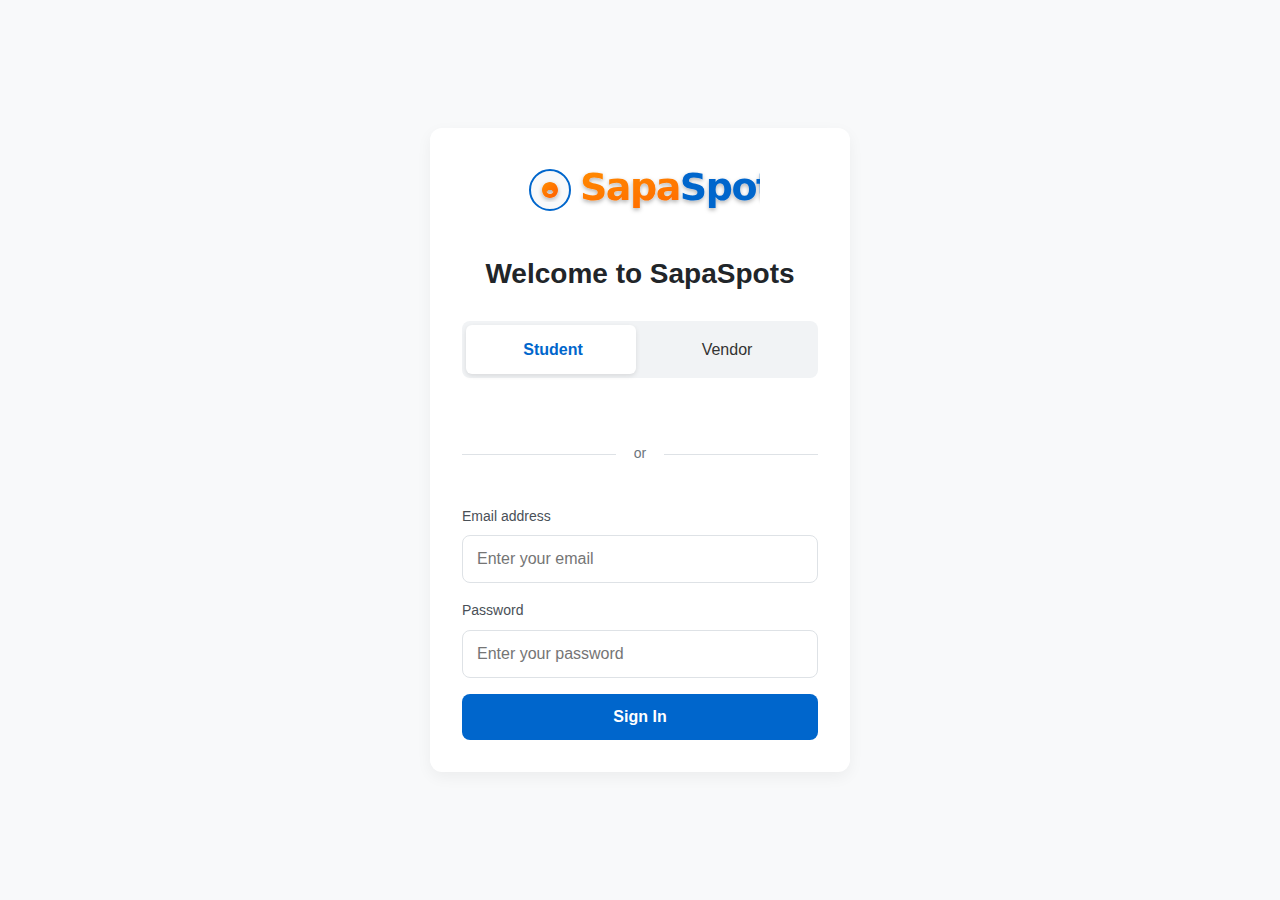
<file: vendors.html>
<!DOCTYPE html>
<html lang="en">
<head>
  <meta charset="UTF-8">
  <meta name="viewport" content="width=device-width, initial-scale=1.0">
  <title>Vendors - SapaSpots</title>
  <link rel="stylesheet" href="styles.css">
  <link rel="icon" href="favicon.svg" type="image/svg+xml">
  <style>
    /* Vendors page styles */
    .page-header {
      padding: 2rem 1.5rem;
      background-color: #f8f9fa;
      border-radius: 12px;
      margin: 1.5rem auto;
      max-width: 1200px;
    }
    
    .page-title {
      font-size: 1.8rem;
      font-weight: 700;
      color: #212529;
      margin-bottom: 1rem;
    }
    
    .page-description {
      color: #6c757d;
      margin-bottom: 0;
      max-width: 700px;
    }
    
    /* Filters section */
    .filters-section {
      margin: 1rem auto 2rem;
      max-width: 1200px;
      padding: 0 1.5rem;
    }
    
    .filters-container {
      display: flex;
      flex-wrap: wrap;
      gap: 1rem;
      align-items: center;
      margin-bottom: 1rem;
    }
    
    .search-container {
      flex: 1;
      min-width: 200px;
      position: relative;
    }
    
    .search-input {
      width: 100%;
      padding: 0.75rem 1rem 0.75rem 2.75rem;
      border: 1px solid #dee2e6;
      border-radius: 8px;
      font-size: 1rem;
      background-color: #fff;
      transition: all 0.2s ease;
    }
    
    .search-input:focus {
      outline: none;
      border-color: #0066cc;
      box-shadow: 0 0 0 3px rgba(0, 102, 204, 0.1);
    }
    
    .search-icon {
      position: absolute;
      left: 1rem;
      top: 50%;
      transform: translateY(-50%);
      color: #6c757d;
    }
    
    .filter-group {
      display: flex;
      gap: 0.5rem;
      flex-wrap: wrap;
    }
    
    .filter-button {
      padding: 0.75rem 1rem;
      background-color: #fff;
      border: 1px solid #dee2e6;
      border-radius: 8px;
      font-size: 0.95rem;
      color: #495057;
      cursor: pointer;
      transition: all 0.2s ease;
      display: flex;
      align-items: center;
      gap: 0.5rem;
    }
    
    .filter-button:hover {
      background-color: #f8f9fa;
    }
    
    .filter-button.active {
      background-color: #e6f0ff;
      border-color: #0066cc;
      color: #0066cc;
    }
    
    .filter-button svg {
      width: 16px;
      height: 16px;
    }
    
    .results-count {
      color: #6c757d;
      font-size: 0.9rem;
      margin: 0 0 1rem;
    }
    
    /* Vendors grid */
    .vendors-grid {
      display: grid;
      grid-template-columns: repeat(auto-fill, minmax(300px, 1fr));
      gap: 1.5rem;
      max-width: 1200px;
      margin: 0 auto;
      padding: 0 1.5rem 3rem;
    }
    
    .vendor-card {
      background-color: #fff;
      border-radius: 12px;
      overflow: hidden;
      box-shadow: 0 4px 12px rgba(0, 0, 0, 0.05);
      transition: all 0.3s ease;
      height: 100%;
      display: flex;
      flex-direction: column;
    }
    
    .vendor-card:hover {
      transform: translateY(-4px);
      box-shadow: 0 10px 20px rgba(0, 0, 0, 0.1);
    }
    
    .vendor-image {
      height: 180px;
      width: 100%;
      object-fit: cover;
    }
    
    .vendor-content {
      padding: 1.25rem;
      display: flex;
      flex-direction: column;
      flex-grow: 1;
    }
    
    .vendor-header {
      display: flex;
      justify-content: space-between;
      align-items: flex-start;
      margin-bottom: 0.5rem;
    }
    
    .vendor-title {
      font-weight: 700;
      font-size: 1.1rem;
      color: #212529;
      margin: 0 0 0.25rem;
    }
    
    .vendor-category {
      color: #6c757d;
      font-size: 0.85rem;
      display: flex;
      align-items: center;
      gap: 0.35rem;
      margin-bottom: 0.75rem;
    }
    
    .vendor-status {
      font-size: 0.75rem;
      font-weight: 600;
      padding: 0.25rem 0.5rem;
      border-radius: 4px;
      text-transform: uppercase;
    }
    
    .status-open {
      background-color: #d4edda;
      color: #155724;
    }
    
    .status-closed {
      background-color: #f8d7da;
      color: #721c24;
    }
    
    .vendor-rating {
      display: flex;
      align-items: center;
      gap: 0.35rem;
      margin-bottom: 0.75rem;
    }
    
    .rating-stars {
      color: #ffc107;
      font-size: 0.95rem;
    }
    
    .rating-count {
      color: #6c757d;
      font-size: 0.85rem;
    }
    
    .vendor-badges {
      display: flex;
      flex-wrap: wrap;
      gap: 0.5rem;
      margin-bottom: 0.75rem;
    }
    
    .vendor-badge {
      background-color: #f1f3f5;
      color: #495057;
      font-size: 0.75rem;
      padding: 0.25rem 0.5rem;
      border-radius: 4px;
      display: flex;
      align-items: center;
      gap: 0.25rem;
    }
    
    .vendor-badge svg {
      width: 12px;
      height: 12px;
    }
    
    .wifi-badge {
      background-color: #e6f0ff;
      color: #0066cc;
    }
    
    .delivery-badge {
      background-color: #fff1e5;
      color: #fd7e14;
    }
    
    .card-badge {
      background-color: #e9ecef;
      color: #343a40;
    }
    
    .vendor-location {
      color: #6c757d;
      font-size: 0.85rem;
      margin-bottom: 0.5rem;
      display: flex;
      align-items: flex-start;
      gap: 0.35rem;
    }
    
    .vendor-location svg {
      width: 14px;
      height: 14px;
      margin-top: 0.2rem;
      flex-shrink: 0;
    }
    
    .vendor-hours {
      color: #6c757d;
      font-size: 0.85rem;
      margin-bottom: 0.5rem;
      display: flex;
      align-items: flex-start;
      gap: 0.35rem;
    }
    
    .vendor-hours svg {
      width: 14px;
      height: 14px;
      margin-top: 0.2rem;
      flex-shrink: 0;
    }
    
    .vendor-description {
      color: #495057;
      font-size: 0.9rem;
      margin-bottom: 1.25rem;
      flex-grow: 1;
    }
    
    .vendor-link {
      background-color: #0066cc;
      color: white;
      border-radius: 8px;
      padding: 0.75rem 1rem;
      text-align: center;
      font-weight: 500;
      transition: all 0.2s ease;
      display: flex;
      align-items: center;
      justify-content: center;
      gap: 0.5rem;
    }
    
    .vendor-link:hover {
      background-color: #0052a3;
    }
    
    .vendor-link svg {
      width: 16px;
      height: 16px;
    }
    
    .no-results {
      grid-column: 1 / -1;
      text-align: center;
      padding: 2rem;
      color: #6c757d;
    }
    
    /* Responsive styles */
    @media (max-width: 768px) {
      .filters-container {
        flex-direction: column;
        align-items: stretch;
      }
      
      .search-container {
        min-width: 100%;
      }
      
      .filter-group {
        justify-content: space-between;
      }
      
      .filter-button {
        flex: 1;
        justify-content: center;
      }
      
      .vendors-grid {
        grid-template-columns: repeat(auto-fill, minmax(250px, 1fr));
        gap: 1rem;
        padding: 0 1rem 2rem;
      }
    }
    
    @media (max-width: 480px) {
      .page-header {
        padding: 1.5rem 1rem;
        margin: 1rem;
      }
      
      .vendors-grid {
        grid-template-columns: 1fr;
      }
      
      .vendor-image {
        height: 160px;
      }
    }
  </style>
</head>
<body>
  <!-- Header will be loaded here -->
  <div id="header-container"></div>
  
  <main>
    <!-- Page header -->
    <div class="page-header">
      <h1 class="page-title">Campus Food Vendors</h1>
      <p class="page-description">Discover the best places to eat around campus. From fast food to traditional meals, we've got you covered.</p>
    </div>
    
    <!-- Filters section -->
    <div class="filters-section">
      <div class="filters-container">
        <div class="search-container">
          <svg class="search-icon" xmlns="http://www.w3.org/2000/svg" width="18" height="18" viewBox="0 0 24 24" fill="none" stroke="currentColor" stroke-width="2" stroke-linecap="round" stroke-linejoin="round">
            <circle cx="11" cy="11" r="8"></circle>
            <line x1="21" y1="21" x2="16.65" y2="16.65"></line>
          </svg>
          <input type="text" id="search-input" class="search-input" placeholder="Search by name, dish, or location...">
        </div>
        
        <div class="filter-group">
          <button class="filter-button active" data-filter="all">
            <svg xmlns="http://www.w3.org/2000/svg" width="16" height="16" viewBox="0 0 24 24" fill="none" stroke="currentColor" stroke-width="2" stroke-linecap="round" stroke-linejoin="round">
              <path d="M22 3H2l8 9.46V19l4 2v-8.54L22 3z"></path>
            </svg>
            All Vendors
          </button>
          <button class="filter-button" data-filter="open">
            <svg xmlns="http://www.w3.org/2000/svg" width="16" height="16" viewBox="0 0 24 24" fill="none" stroke="currentColor" stroke-width="2" stroke-linecap="round" stroke-linejoin="round">
              <polyline points="9 11 12 14 22 4"></polyline>
              <path d="M21 12v7a2 2 0 0 1-2 2H5a2 2 0 0 1-2-2V5a2 2 0 0 1 2-2h11"></path>
            </svg>
            Open Now
          </button>
          <button class="filter-button" data-filter="bbq">
            <svg xmlns="http://www.w3.org/2000/svg" width="16" height="16" viewBox="0 0 24 24" fill="none" stroke="currentColor" stroke-width="2" stroke-linecap="round" stroke-linejoin="round">
              <path d="M8 3L4 7l5 5M16 3l4 4-5 5"></path>
              <line x1="4" y1="15" x2="20" y2="15"></line>
              <line x1="4" y1="19" x2="20" y2="19"></line>
            </svg>
            BBQ
          </button>
          <button class="filter-button" data-filter="fastfood">
            <svg xmlns="http://www.w3.org/2000/svg" width="16" height="16" viewBox="0 0 24 24" fill="none" stroke="currentColor" stroke-width="2" stroke-linecap="round" stroke-linejoin="round">
              <path d="M5.5 5.5A.5.5 0 0 1 6 6v1h1v1H6v1a.5.5 0 0 1-1 0V6a.5.5 0 0 1 .5-.5M7.5 5.5A.5.5 0 0 1 8 6v4a.5.5 0 0 1-1 0V6a.5.5 0 0 1 .5-.5M2.375 7.5A.125.125 0 0 1 2.5 7.625v1.75A.125.125 0 0 1 2.375 9.5h-1.75A.125.125 0 0 1 .5 9.375v-1.75A.125.125 0 0 1 .625 7.5ZM3.5 5.5c0-1.5 1.5-3 3-3s3 1.5 3 3v4c0 1-1.5 2-3 2s-3-1-3-2Z"></path>
              <path d="M3.75 0h1.5v5h-1.5Zm-3 4h1.5v1h-1.5Z"></path>
            </svg>
            Fast Food
          </button>
          <button class="filter-button" data-filter="wifi">
            <svg xmlns="http://www.w3.org/2000/svg" width="16" height="16" viewBox="0 0 24 24" fill="none" stroke="currentColor" stroke-width="2" stroke-linecap="round" stroke-linejoin="round">
              <path d="M5 12.55a11 11 0 0 1 14.08 0"></path>
              <path d="M1.42 9a16 16 0 0 1 21.16 0"></path>
              <path d="M8.53 16.11a6 6 0 0 1 6.95 0"></path>
              <line x1="12" y1="20" x2="12.01" y2="20"></line>
            </svg>
            Free WiFi
          </button>
        </div>
      </div>
      
      <p class="results-count"><span id="results-count">8</span> vendors found</p>
    </div>
    
    <!-- Vendors grid -->
    <div class="vendors-grid" id="vendors-grid">
      <!-- Vendor cards will be populated with JavaScript -->
    </div>
  </main>
  
  <!-- Footer will be loaded here -->
  <div id="footer-container"></div>
  
  <script src="localstorage-utils.js"></script>
  <script src="script.js"></script>
  <script src="realtime-sync.js"></script>
  <script>
    // Vendors data - will be stored in localStorage
    const vendorsData = [
      {
        id: "v1",
        name: "THE CAMPUS BARBEQUE CENTRE",
        category: "BBQ",
        image: "berbeque.jpg",
        rating: 4,
        reviews: 42,
        badges: ["Delivery", "Card Payment"],
        location: "6GGJ8HMC+FQCW Makerere University, Kampala",
        hours: "Mon-Sat: 10:00 AM-10:00 PM, Sun: Open 24 hours",
        description: "Specializing in delicious barbecue meats and grilled specialties.",
        open: true
      },
      {
        id: "v2",
        name: "Best Foods Restaurant",
        category: "Fast Food",
        image: "matooke.webp",
        rating: 4,
        reviews: 38,
        badges: ["Delivery"],
        location: "8HH9+9M9, Makerere Hill Rd, Kampala",
        hours: "7:00 AM-11:00 PM daily",
        description: "Local Ugandan cuisine and international favorites.",
        open: true
      },
      {
        id: "v3",
        name: "Crave Cave Takeaway Restaurant",
        category: "24-hours, Fast Food",
        image: "pizza.jpg",
        rating: 4,
        reviews: 29,
        badges: ["Delivery", "Card Payment"],
        location: "Makerere Kikoni, Makerere",
        hours: "Open 24 hours (Closed on Saturdays)",
        description: "24-hour food solution with takeaway options.",
        open: true
      },
      {
        id: "v4",
        name: "UMAR CHICKEN PRESIDENT",
        category: "Fast Food, WiFi",
        image: "steak.jpg",
        rating: 4,
        reviews: 45,
        badges: ["Free Wi-Fi", "Delivery"],
        location: "Ham Shopping Mall, Kampala",
        hours: "8:00 AM-10:00 PM daily",
        description: "Famous for crispy fried chicken and chips.",
        open: false
      },
      {
        id: "v5",
        name: "COCIS BLOCK B",
        category: "Halls, WiFi",
        image: "fish.webp",
        rating: 4,
        reviews: 31,
        badges: ["Free Wi-Fi", "Parking"],
        location: "College of Computing and IT, Makerere",
        hours: "7:30 AM-8:00 PM Mon-Fri, 8:00 AM-6:00 PM Weekends",
        description: "Affordable meals, quick service, student-friendly.",
        open: true
      },
      {
        id: "v6",
        name: "Guild Canteen",
        category: "Halls, Fast Food",
        image: "rolex.jpg",
        rating: 4,
        reviews: 47,
        badges: ["Free Wi-Fi"],
        location: "Makerere Guild Building, Makerere",
        hours: "6:30 AM-9:00 PM daily",
        description: "Wide range of meals in a vibrant atmosphere.",
        open: true
      },
      {
        id: "v7",
        name: "Africa Hall Cafeteria",
        category: "Halls",
        image: "greens1.jpg",
        rating: 4,
        reviews: 41,
        badges: ["Card Payment"],
        location: "Africa Hall, Makerere University",
        hours: "6:00 AM-10:00 PM daily",
        description: "Traditional Ugandan food at reasonable prices.",
        open: false
      },
      {
        id: "v8",
        name: "Nsibirwa Hall Canteen",
        category: "Halls, WiFi",
        image: "beans1.jpg",
        rating: 3,
        reviews: 35,
        badges: ["Free Wi-Fi"],
        location: "Nsibirwa Hall, Makerere University",
        hours: "6:30 AM-9:30 PM Mon-Sat, 7:00 AM-8:00 PM Sun",
        description: "Budget meals, breakfast specials, evening snacks.",
        open: true
      }
    ];
    
    // Save vendors data to localStorage
    function saveVendorData() {
      if (!localStorage.getItem('vendors')) {
        localStorage.setItem('vendors', JSON.stringify(vendorsData));
      }
    }
    
    // Get vendors from localStorage
    function getVendorsData() {
      const vendors = localStorage.getItem('vendors');
      return vendors ? JSON.parse(vendors) : vendorsData;
    }
    
    // Render star rating
    function renderStars(rating) {
      let stars = '';
      for (let i = 1; i <= 5; i++) {
        if (i <= rating) {
          stars += '★';
        } else {
          stars += '☆';
        }
      }
      return stars;
    }
    
    // Render vendor cards
    function renderVendors(vendors) {
      const vendorsGrid = document.getElementById('vendors-grid');
      vendorsGrid.innerHTML = '';
      
      if (vendors.length === 0) {
        vendorsGrid.innerHTML = '<div class="no-results">No vendors found matching your search criteria</div>';
        document.getElementById('results-count').textContent = '0';
        return;
      }
      
      document.getElementById('results-count').textContent = vendors.length;
      
      vendors.forEach(vendor => {
        const vendorCard = document.createElement('div');
        vendorCard.className = 'vendor-card';
        
        const badgesHtml = vendor.badges.map(badge => {
          let badgeClass = '';
          let badgeIcon = '';
          
          if (badge === 'Free Wi-Fi') {
            badgeClass = 'wifi-badge';
            badgeIcon = '<svg xmlns="http://www.w3.org/2000/svg" width="12" height="12" viewBox="0 0 24 24" fill="none" stroke="currentColor" stroke-width="2" stroke-linecap="round" stroke-linejoin="round"><path d="M5 12.55a11 11 0 0 1 14.08 0"></path><path d="M8.53 16.11a6 6 0 0 1 6.95 0"></path><line x1="12" y1="20" x2="12.01" y2="20"></line></svg>';
          } else if (badge === 'Delivery') {
            badgeClass = 'delivery-badge';
            badgeIcon = '<svg xmlns="http://www.w3.org/2000/svg" width="12" height="12" viewBox="0 0 24 24" fill="none" stroke="currentColor" stroke-width="2" stroke-linecap="round" stroke-linejoin="round"><path d="M9 17h6a2 2 0 0 0 2-2v-2h2a1 1 0 0 0 .89-1.46L18 7a1 1 0 0 0-.89-.54h-5V5a1 1 0 0 0-1-1H3a1 1 0 0 0-1 1v10a1 1 0 0 0 1 1h2"></path><circle cx="13" cy="17" r="2"></circle><circle cx="5" cy="17" r="2"></circle></svg>';
          } else if (badge === 'Card Payment') {
            badgeClass = 'card-badge';
            badgeIcon = '<svg xmlns="http://www.w3.org/2000/svg" width="12" height="12" viewBox="0 0 24 24" fill="none" stroke="currentColor" stroke-width="2" stroke-linecap="round" stroke-linejoin="round"><rect x="2" y="5" width="20" height="14" rx="2" ry="2"></rect><line x1="2" y1="10" x2="22" y2="10"></line></svg>';
          } else if (badge === 'Parking') {
            badgeIcon = '<svg xmlns="http://www.w3.org/2000/svg" width="12" height="12" viewBox="0 0 24 24" fill="none" stroke="currentColor" stroke-width="2" stroke-linecap="round" stroke-linejoin="round"><rect x="3" y="3" width="18" height="18" rx="2" ry="2"></rect><path d="M9 9h4a2 2 0 0 1 0 4h-4V9z"></path><line x1="9" y1="13" x2="9" y2="17"></line></svg>';
          }
          
          return `<div class="vendor-badge ${badgeClass}">${badgeIcon}${badge}</div>`;
        }).join('');
        
        vendorCard.innerHTML = `
          <img src="${vendor.image}" alt="${vendor.name}" class="vendor-image">
          <div class="vendor-content">
            <div class="vendor-header">
              <h3 class="vendor-title">${vendor.name}</h3>
              <span class="vendor-status ${vendor.open ? 'status-open' : 'status-closed'}">${vendor.open ? 'Open' : 'Closed'}</span>
            </div>
            <div class="vendor-category">
              <svg xmlns="http://www.w3.org/2000/svg" width="14" height="14" viewBox="0 0 24 24" fill="none" stroke="currentColor" stroke-width="2" stroke-linecap="round" stroke-linejoin="round">
                <path d="M20.59 13.41l-7.17 7.17a2 2 0 0 1-2.83 0L2 12V2h10l8.59 8.59a2 2 0 0 1 0 2.82z"></path>
                <line x1="7" y1="7" x2="7.01" y2="7"></line>
              </svg>
              ${vendor.category}
            </div>
            <div class="vendor-rating">
              <span class="rating-stars">${renderStars(vendor.rating)}</span>
              <span class="rating-count">(${vendor.reviews} reviews)</span>
            </div>
            <div class="vendor-badges">
              ${badgesHtml}
            </div>
            <div class="vendor-location">
              <svg xmlns="http://www.w3.org/2000/svg" width="14" height="14" viewBox="0 0 24 24" fill="none" stroke="currentColor" stroke-width="2" stroke-linecap="round" stroke-linejoin="round">
                <path d="M21 10c0 7-9 13-9 13s-9-6-9-13a9 9 0 0 1 18 0z"></path>
                <circle cx="12" cy="10" r="3"></circle>
              </svg>
              ${vendor.location}
            </div>
            <div class="vendor-hours">
              <svg xmlns="http://www.w3.org/2000/svg" width="14" height="14" viewBox="0 0 24 24" fill="none" stroke="currentColor" stroke-width="2" stroke-linecap="round" stroke-linejoin="round">
                <circle cx="12" cy="12" r="10"></circle>
                <polyline points="12 6 12 12 16 14"></polyline>
              </svg>
              ${vendor.hours}
            </div>
            <p class="vendor-description">${vendor.description}</p>
            <a href="vendor.html?id=${vendor.id}" class="vendor-link">
              <svg xmlns="http://www.w3.org/2000/svg" width="16" height="16" viewBox="0 0 24 24" fill="none" stroke="currentColor" stroke-width="2" stroke-linecap="round" stroke-linejoin="round">
                <path d="M6 9l6 6l6 -6"></path>
              </svg>
              View Menu
            </a>
          </div>
        `;
        
        vendorsGrid.appendChild(vendorCard);
      });
    }
    
    // Filter vendors
    function filterVendors() {
      const searchTerm = document.getElementById('search-input').value.toLowerCase();
      const activeFilter = document.querySelector('.filter-button.active').dataset.filter;
      
      const vendors = getVendorsData();
      
      const filteredVendors = vendors.filter(vendor => {
        const nameMatch = vendor.name.toLowerCase().includes(searchTerm);
        const categoryMatch = vendor.category.toLowerCase().includes(searchTerm);
        const descriptionMatch = vendor.description.toLowerCase().includes(searchTerm);
        const locationMatch = vendor.location.toLowerCase().includes(searchTerm);
        const textMatch = nameMatch || categoryMatch || descriptionMatch || locationMatch;
        
        if (activeFilter === 'all') {
          return textMatch;
        } else if (activeFilter === 'open') {
          return textMatch && vendor.open;
        } else if (activeFilter === 'bbq') {
          return textMatch && vendor.category.toLowerCase().includes('bbq');
        } else if (activeFilter === 'fastfood') {
          return textMatch && vendor.category.toLowerCase().includes('fast food');
        } else if (activeFilter === 'wifi') {
          return textMatch && vendor.badges.includes('Free Wi-Fi');
        }
        
        return textMatch;
      });
      
      renderVendors(filteredVendors);
    }
    
    document.addEventListener('DOMContentLoaded', () => {
      // Save vendors data to localStorage if not exists
      saveVendorData();
      
      // Render all vendors initially
      renderVendors(getVendorsData());
      
      // Add event listeners
      document.getElementById('search-input').addEventListener('input', filterVendors);
      
      // Add event listeners to filter buttons
      const filterButtons = document.querySelectorAll('.filter-button');
      filterButtons.forEach(button => {
        button.addEventListener('click', function() {
          // Remove active class from all buttons
          filterButtons.forEach(btn => btn.classList.remove('active'));
          
          // Add active class to clicked button
          this.classList.add('active');
          
          // Apply filters
          filterVendors();
        });
      });
    });
  </script>
</body>
</html>
</file>
<file: styles.css>
/* Global styles */
* {
  margin: 0;
  padding: 0;
  box-sizing: border-box;
}

/* Header sticky position fix */
#header-container {
  position: sticky;
  top: 0;
  z-index: 1000;
  background-color: #fff;
  box-shadow: 0 2px 10px rgba(0, 0, 0, 0.08);
}

body {
  font-family: 'Segoe UI', Tahoma, Geneva, Verdana, sans-serif;
  line-height: 1.6;
  color: #333;
  background-color: #f8f9fa;
}

a {
  text-decoration: none;
  color: #0066cc;
}

ul {
  list-style: none;
}

img {
  max-width: 100%;
}

button {
  cursor: pointer;
  border: none;
  background: none;
}

.container {
  max-width: 1200px;
  margin: 0 auto;
  padding: 0 20px;
}

/* Header styles - modern redesign */
.site-header {
  background-color: #ffffff;
  box-shadow: 0 2px 10px rgba(0, 0, 0, 0.08);
  position: sticky;
  top: 0;
  z-index: 1000;
}

.header-container {
  display: flex;
  align-items: center;
  justify-content: space-between;
  padding: 1rem 2rem;
  max-width: 1400px;
  margin: 0 auto;
}

.logo-container {
  flex-shrink: 0;
}

.logo {
  height: 40px;
  display: block;
}

.main-nav {
  margin-left: 2rem;
  flex-grow: 1;
}

.nav-links {
  display: flex;
  gap: 1.5rem;
}

.nav-link {
  color: #444;
  font-weight: 500;
  font-size: 0.95rem;
  padding: 0.5rem 0.75rem;
  border-radius: 6px;
  transition: all 0.2s ease;
  position: relative;
}

.nav-link:hover {
  color: #0066cc;
  background-color: rgba(0, 102, 204, 0.05);
}

.nav-link::after {
  content: '';
  position: absolute;
  left: 0.75rem;
  right: 0.75rem;
  bottom: 0;
  height: 2px;
  background-color: #0066cc;
  transform: scaleX(0);
  transform-origin: left;
  transition: transform 0.3s ease;
}

.nav-link:hover::after {
  transform: scaleX(1);
}

.user-menu {
  display: flex;
  align-items: center;
  gap: 1.5rem;
  margin-left: auto;
}

.user-info {
  display: flex;
  align-items: center;
  gap: 0.75rem;
}

.user-avatar {
  width: 36px;
  height: 36px;
  border-radius: 50%;
  object-fit: cover;
  border: 2px solid #f1f3f5;
}

.username {
  font-weight: 500;
  font-size: 0.95rem;
  color: #333;
}

.logout-btn {
  display: flex;
  align-items: center;
  gap: 0.5rem;
  padding: 0.5rem 1rem;
  background-color: #f8f9fa;
  color: #e63946;
  font-weight: 500;
  font-size: 0.9rem;
  border-radius: 6px;
  transition: all 0.2s ease;
}

.logout-btn:hover {
  background-color: #fee2e2;
}

.menu-toggle {
  display: none;
  flex-direction: column;
  gap: 6px;
  padding: 0.5rem;
  margin-left: auto;
}

.bar {
  display: block;
  width: 24px;
  height: 2px;
  background-color: #444;
  transition: all 0.3s ease;
}

/* Footer styles */
footer {
  background-color: #333;
  color: #fff;
  padding: 40px 20px 20px;
}

.footer-content {
  display: flex;
  justify-content: space-between;
  flex-wrap: wrap;
  margin-bottom: 20px;
}

.footer-logo img {
  height: 40px;
  margin-bottom: 15px;
}

.footer-links ul {
  display: flex;
  flex-direction: column;
  gap: 10px;
}

.footer-links ul li a {
  color: #fff;
  opacity: 0.8;
  transition: opacity 0.3s;
}

.footer-links ul li a:hover {
  opacity: 1;
}

.footer-contact p {
  margin-bottom: 10px;
}

.footer-bottom {
  text-align: center;
  padding-top: 20px;
  border-top: 1px solid rgba(255, 255, 255, 0.1);
}

/* Main content area */
main {
  min-height: calc(100vh - 70px - 180px); /* viewport height minus header and footer */
  padding: 20px;
}

/* Media queries for responsive design */
@media (max-width: 992px) {
  .header-container {
    padding: 1rem;
  }
  
  .main-nav {
    margin-left: 1rem;
  }
  
  .nav-links {
    gap: 1rem;
  }
  
  .user-menu {
    gap: 1rem;
  }
}

@media (max-width: 768px) {
  .header-container {
    flex-wrap: wrap;
  }
  
  .logo-container {
    flex: 1;
  }
  
  .menu-toggle {
    display: flex;
    order: 2;
    z-index: 101;
  }
  
  .main-nav {
    flex-basis: 100%;
    order: 4;
    margin: 0;
    height: 0;
    overflow: hidden;
    transition: height 0.3s ease;
  }
  
  .main-nav.show {
    height: auto;
    margin-top: 1rem;
  }
  
  .nav-links {
    flex-direction: column;
    gap: 0.75rem;
  }
  
  .nav-link {
    display: block;
    padding: 0.75rem;
  }
  
  .nav-link::after {
    display: none;
  }
  
  .user-menu {
    order: 3;
    margin-left: 0;
    gap: 0.75rem;
  }
  
  .username {
    display: none;
  }
  
  .logout-btn span {
    display: none;
  }
  
  .logout-btn {
    padding: 0.5rem;
  }
  
  /* Animation for menu toggle */
  .menu-toggle.active .bar:nth-child(1) {
    transform: translateY(8px) rotate(45deg);
  }
  
  .menu-toggle.active .bar:nth-child(2) {
    opacity: 0;
  }
  
  .menu-toggle.active .bar:nth-child(3) {
    transform: translateY(-8px) rotate(-45deg);
  }
}

@media (max-width: 480px) {
  .header-container {
    padding: 0.75rem;
  }
  
  .user-avatar {
    width: 32px;
    height: 32px;
  }
}
</file>
